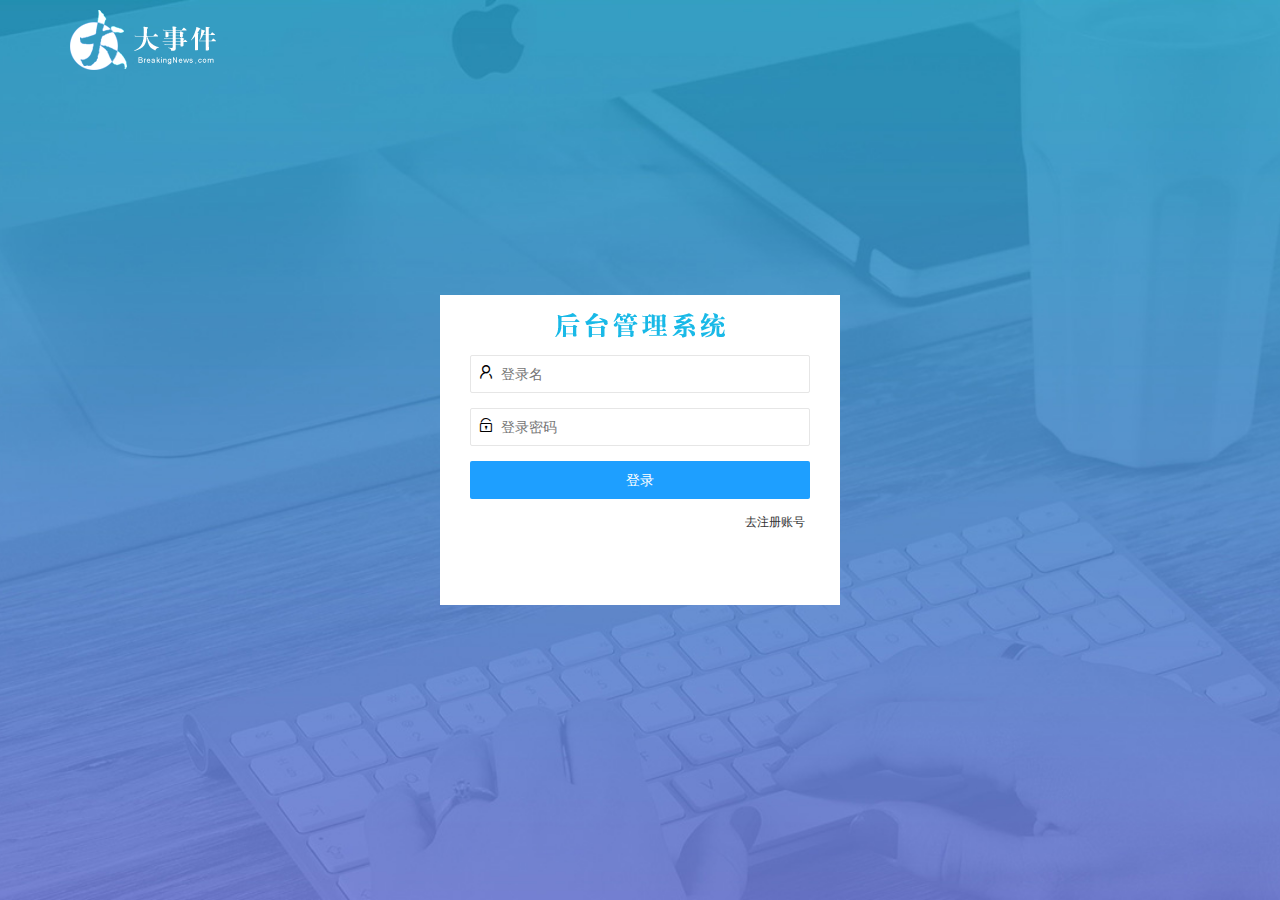
<file: login.html>
<!doctype html>
<html lang="en">
<head>
    <meta charset="UTF-8">
    <meta name="viewport"
          content="width=device-width, user-scalable=no, initial-scale=1.0, maximum-scale=1.0, minimum-scale=1.0">
    <meta http-equiv="X-UA-Compatible" content="ie=edge">
    <title>登录</title>
    <link rel="stylesheet" href="./assets/lib/layui/css/layui.css">
    <link rel="stylesheet" href="./assets/css/login.css">
</head>
<body>
<div class="layui-main">
    <img src="./assets/images/logo.png" alt="logo">
</div>
<div class="login">
    <div class="login-title"></div>
    <!--登录页面-->
    <div class="login-body">
        <form class="layui-form" id="loginForm">
            <!--用户名-->
            <div class="layui-form-item">
                <i class="layui-icon layui-icon-username"></i>
                <label>
                    <input type="text" name="username" required lay-verify="required" placeholder="登录名"
                           autocomplete="off" id="loginName" class="layui-input">
                </label>
            </div>
            <!--密码-->
            <div class="layui-form-item">
                <i class="layui-icon layui-icon-password"></i>
                <label>
                    <input type="password" name="pwd" required lay-verify="required|pwd" placeholder="登录密码"
                           autocomplete="off" id="loginPassword" class="layui-input">
                </label>
            </div>
            <div class="layui-form-item">
                <button class="layui-btn layui-btn-normal layui-btn-fluid" lay-submit>登录</button>
            </div>
            <div class="layui-form-item">
                <a href="javascript:;">去注册账号</a>
            </div>
        </form>
    </div>
    <!--注册页面-->
    <div class="reg-body">
        <form class="layui-form" id="regForm">
            <!--用户名-->
            <div class="layui-form-item">
                <i class="layui-icon layui-icon-username"></i>
                <label>
                    <input type="text" name="username" required lay-verify="required" placeholder="用户名"
                           autocomplete="off" id="username" class="layui-input">
                </label>
            </div>
            <!--密码-->
            <div class="layui-form-item">
                <i class="layui-icon layui-icon-password"></i>
                <label>
                    <input type="password" name="pwd" required lay-verify="required|pwd" placeholder="密码为8-16位的非特殊字符"
                           autocomplete="off" id="password" class="layui-input pwd">
                </label>
            </div>
            <div class="layui-form-item">
                <i class="layui-icon layui-icon-password"></i>
                <label>
                    <input type="password" name="repwd" required lay-verify="required|repwd" placeholder="确认密码"
                           autocomplete="off" class="layui-input">
                </label>
            </div>
            <div class="layui-form-item">
                <button class="layui-btn layui-btn-normal layui-btn-fluid" lay-submit>立即注册</button>
            </div>
            <div class="layui-form-item">
                <a href="javascript:;">已有账号,去登陆</a>
            </div>
        </form>
    </div>
</div>
<script src="./assets/lib/jquery.js"></script>
<script src="./assets/lib/layui/layui.all.js"></script>
<script src="./assets/js/BaseUrl.js"></script>
<script src="assets/js/login.js"></script>
</body>
</html>
</file>
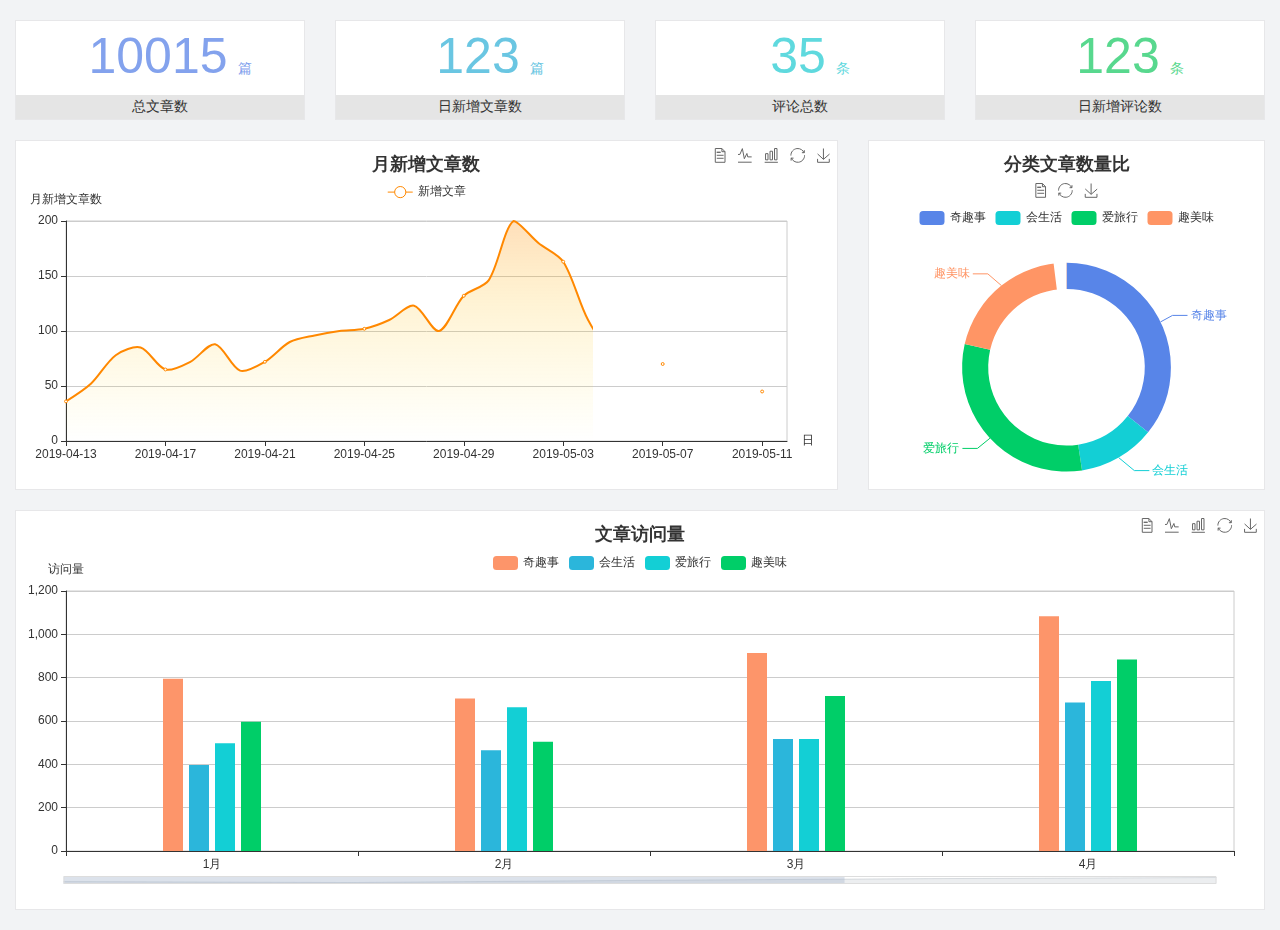
<file: home/dashboard.html>
<!DOCTYPE html>
<html lang="en">

<head>
  <meta charset="UTF-8">
  <meta name="viewport" content="width=device-width, initial-scale=1.0">
  <meta http-equiv="X-UA-Compatible" content="ie=edge">
  <title>图表统计</title>
  <link rel="stylesheet" href="../assets/lib/bootstrap.css" />
  <link rel="stylesheet" href="../assets/lib/main.css" />
  <script src="../assets/lib/jquery.js"></script>
  <script type="text/javascript" src="../assets/lib/echarts.min.js"></script>
</head>

<body>
  <div class="container-fluid">
    <div class="row spannel_list">
      <div class="col-sm-3 col-xs-6">
        <div class="spannel">
          <em>10015</em><span>篇</span>
          <b>总文章数</b>
        </div>
      </div>
      <div class="col-sm-3 col-xs-6">
        <div class="spannel scolor01">
          <em>123</em><span>篇</span>
          <b>日新增文章数</b>
        </div>
      </div>
      <div class="col-sm-3 col-xs-6">
        <div class="spannel scolor02">
          <em>35</em><span>条</span>
          <b>评论总数</b>
        </div>
      </div>
      <div class="col-sm-3 col-xs-6">
        <div class="spannel scolor03">
          <em>123</em><span>条</span>
          <b>日新增评论数</b>
        </div>
      </div>
    </div>
  </div>

  <div class="container-fluid">
    <div class="row curve-pie">
      <div class="col-lg-8 col-md-8">
        <div class="gragh_pannel" id="curve_show"></div>
      </div>
      <div class="col-lg-4 col-md-4">
        <div class="gragh_pannel" id="pie_show"></div>
      </div>
    </div>
  </div>

  <div class="container-fluid">
    <div class="column_pannel" id="column_show"></div>
  </div>

  <script>
    var oChart = echarts.init(document.getElementById('curve_show'));
    var aList_all = [
      { 'count': 36, 'date': '2019-04-13' },
      { 'count': 52, 'date': '2019-04-14' },
      { 'count': 78, 'date': '2019-04-15' },
      { 'count': 85, 'date': '2019-04-16' },
      { 'count': 65, 'date': '2019-04-17' },
      { 'count': 72, 'date': '2019-04-18' },
      { 'count': 88, 'date': '2019-04-19' },
      { 'count': 64, 'date': '2019-04-20' },
      { 'count': 72, 'date': '2019-04-21' },
      { 'count': 90, 'date': '2019-04-22' },
      { 'count': 96, 'date': '2019-04-23' },
      { 'count': 100, 'date': '2019-04-24' },
      { 'count': 102, 'date': '2019-04-25' },
      { 'count': 110, 'date': '2019-04-26' },
      { 'count': 123, 'date': '2019-04-27' },
      { 'count': 100, 'date': '2019-04-28' },
      { 'count': 132, 'date': '2019-04-29' },
      { 'count': 146, 'date': '2019-04-30' },
      { 'count': 200, 'date': '2019-05-01' },
      { 'count': 180, 'date': '2019-05-02' },
      { 'count': 163, 'date': '2019-05-03' },
      { 'count': 110, 'date': '2019-05-04' },
      { 'count': 80, 'date': '2019-05-05' },
      { 'count': 82, 'date': '2019-05-06' },
      { 'count': 70, 'date': '2019-05-07' },
      { 'count': 65, 'date': '2019-05-08' },
      { 'count': 54, 'date': '2019-05-09' },
      { 'count': 40, 'date': '2019-05-10' },
      { 'count': 45, 'date': '2019-05-11' },
      { 'count': 38, 'date': '2019-05-12' },
    ];

    let aCount = [];
    let aDate = [];

    for (var i = 0; i < aList_all.length; i++) {
      aCount.push(aList_all[i].count);
      aDate.push(aList_all[i].date);
    }

    var chartopt = {
      title: {
        text: '月新增文章数',
        left: 'center',
        top: '10'
      },
      tooltip: {
        trigger: 'axis'
      },
      legend: {
        data: ['新增文章'],
        top: '40'
      },
      toolbox: {
        show: true,
        feature: {
          mark: { show: true },
          dataView: { show: true, readOnly: false },
          magicType: { show: true, type: ['line', 'bar'] },
          restore: { show: true },
          saveAsImage: { show: true }
        }
      },
      calculable: true,
      xAxis: [
        {
          name: '日',
          type: 'category',
          boundaryGap: false,
          data: aDate
        }
      ],
      yAxis: [
        {
          name: '月新增文章数',
          type: 'value'
        }
      ],
      series: [
        {
          name: '新增文章',
          type: 'line',
          smooth: true,
          itemStyle: { normal: { areaStyle: { type: 'default' }, color: '#f80' }, lineStyle: { color: '#f80' } },
          data: aCount
        }],
      areaStyle: {
        normal: {
          color: new echarts.graphic.LinearGradient(0, 0, 0, 1, [{
            offset: 0,
            color: 'rgba(255,136,0,0.39)'
          }, {
            offset: .34,
            color: 'rgba(255,180,0,0.25)'
          }, {
            offset: 1,
            color: 'rgba(255,222,0,0.00)'
          }])

        }
      },
      grid: {
        show: true,
        x: 50,
        x2: 50,
        y: 80,
        height: 220
      }
    };

    oChart.setOption(chartopt);


    var oPie = echarts.init(document.getElementById('pie_show'));
    var oPieopt =
    {
      title: {
        top: 10,
        text: '分类文章数量比',
        x: 'center'
      },
      tooltip: {
        trigger: 'item',
        formatter: "{a} <br/>{b} : {c} ({d}%)"
      },
      color: ['#5885e8', '#13cfd5', '#00ce68', '#ff9565'],
      legend: {
        x: 'center',
        top: 65,
        data: ['奇趣事', '会生活', '爱旅行', '趣美味']
      },
      toolbox: {
        show: true,
        x: 'center',
        top: 35,
        feature: {
          mark: { show: true },
          dataView: { show: true, readOnly: false },
          magicType: {
            show: true,
            type: ['pie', 'funnel'],
            option: {
              funnel: {
                x: '25%',
                width: '50%',
                funnelAlign: 'left',
                max: 1548
              }
            }
          },
          restore: { show: true },
          saveAsImage: { show: true }
        }
      },
      calculable: true,
      series: [
        {
          name: '访问来源',
          type: 'pie',
          radius: ['45%', '60%'],
          center: ['50%', '65%'],
          data: [
            { value: 300, name: '奇趣事' },
            { value: 100, name: '会生活' },
            { value: 260, name: '爱旅行' },
            { value: 180, name: '趣美味' }
          ]
        }
      ]
    };
    oPie.setOption(oPieopt);



    var oColumn = this.echarts.init(document.getElementById('column_show'));
    var oColumnopt =
    {
      title: {
        text: '文章访问量',
        left: 'center',
        top: '10'
      },
      tooltip: {
        trigger: 'axis'
      },
      legend: {
        data: ['奇趣事', '会生活', '爱旅行', '趣美味'],
        top: '40'
      },
      toolbox: {
        show: true,
        feature: {
          mark: { show: true },
          dataView: { show: true, readOnly: false },
          magicType: { show: true, type: ['line', 'bar'] },
          restore: { show: true },
          saveAsImage: { show: true }
        }
      },
      calculable: true,
      xAxis: [
        {
          type: 'category',
          data: ['1月', '2月', '3月', '4月', '5月']
        }
      ],
      yAxis: [
        {
          name: '访问量',
          type: 'value'
        }
      ],
      series: [
        {
          name: '奇趣事',
          type: 'bar',
          barWidth: 20,
          itemStyle: {
            normal: { areaStyle: { type: 'default' }, color: '#fd956a' }
          },
          data: [800, 708, 920, 1090, 1200]
        },
        {
          name: '会生活',
          type: 'bar',
          barWidth: 20,
          itemStyle: {
            normal: { areaStyle: { type: 'default' }, color: '#2bb6db' }
          },
          data: [400, 468, 520, 690, 800]
        },
        {
          name: '爱旅行',
          type: 'bar',
          barWidth: 20,
          itemStyle: {
            normal: { areaStyle: { type: 'default' }, color: '#13cfd5' }
          },
          data: [500, 668, 520, 790, 900]
        },
        {
          name: '趣美味',
          type: 'bar',
          barWidth: 20,
          itemStyle: {
            normal: { areaStyle: { type: 'default' }, color: '#00ce68' }
          },
          data: [600, 508, 720, 890, 1000]
        }
      ],
      grid: {
        show: true,
        x: 50,
        x2: 30,
        y: 80,
        height: 260
      },
      dataZoom: [//给x轴设置滚动条
        {
          start: 0,//默认为0
          end: 100 - 1000 / 31,//默认为100
          type: 'slider',
          show: true,
          xAxisIndex: [0],
          handleSize: 0,//滑动条的 左右2个滑动条的大小
          height: 8,//组件高度
          left: 45, //左边的距离
          right: 50,//右边的距离
          bottom: 26,//右边的距离
          handleColor: '#ddd',//h滑动图标的颜色
          handleStyle: {
            borderColor: "#cacaca",
            borderWidth: "1",
            shadowBlur: 2,
            background: "#ddd",
            shadowColor: "#ddd",
          }
        }]
    };
    oColumn.setOption(oColumnopt);
  </script>
</body>

</html>
</file>
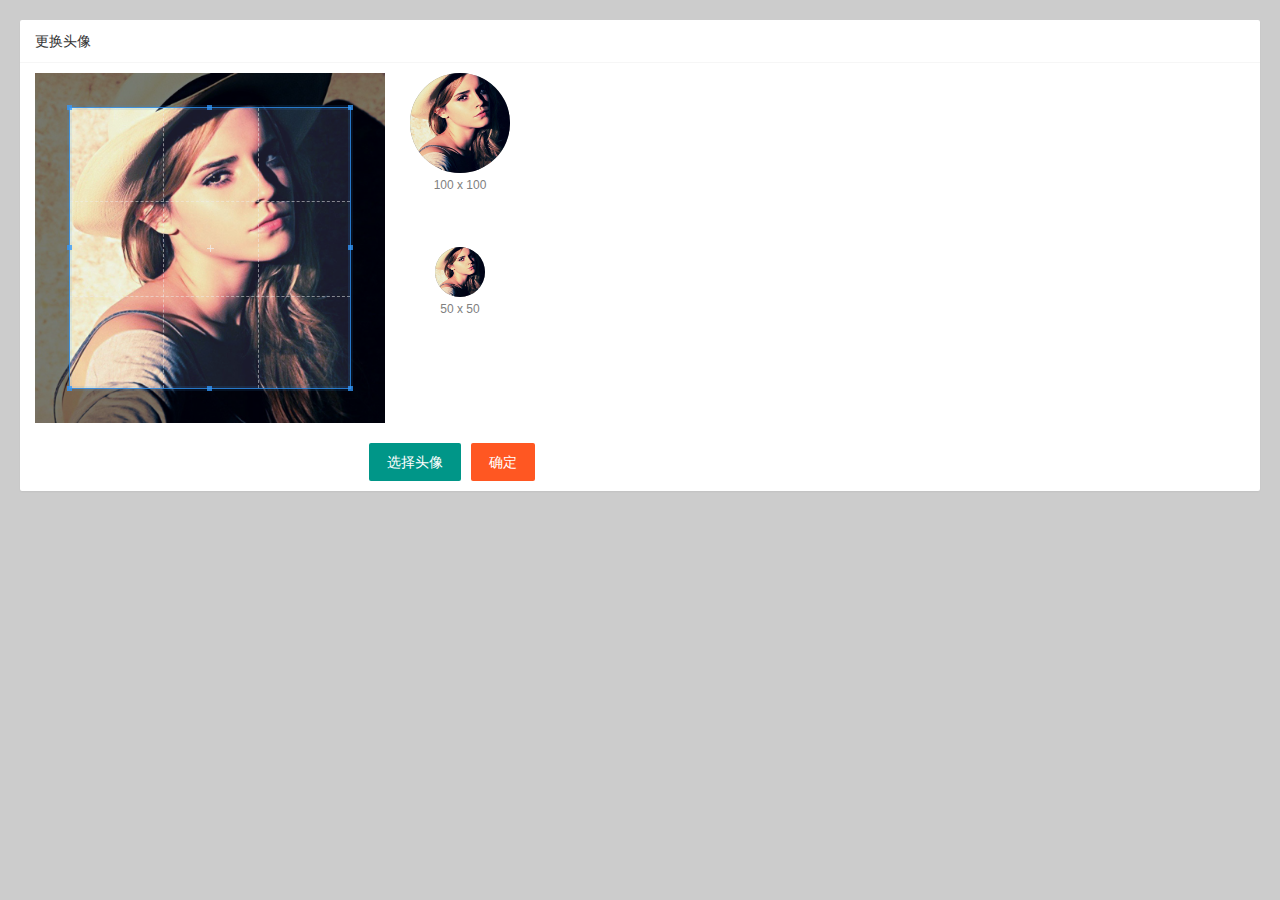
<file: user/user_avatar.html>
<!doctype html>
<html lang="en">
<head>
    <meta charset="UTF-8">
    <meta name="viewport"
          content="width=device-width, user-scalable=no, initial-scale=1.0, maximum-scale=1.0, minimum-scale=1.0">
    <meta http-equiv="X-UA-Compatible" content="ie=edge">
    <title>头像设置</title>
    <link rel="stylesheet" href="../assets/layui/css/layui.css">
    <link rel="stylesheet" href="../assets/lib/cropper/cropper.css">
    <link rel="stylesheet" href="../assets/css/user/user_avatar.css">
</head>
<body>
<div class="layui-card">
    <div class="layui-card-header">更换头像</div>
    <div class="layui-card-body">
        <!-- 第一行的图片裁剪和预览区域 -->
        <div class="row1">
            <!-- 图片裁剪区域 -->
            <div class="cropper-box">
                <!-- 这个 img 标签很重要，将来会把它初始化为裁剪区域 -->
                <img id="image" src=".././assets/images/sample.jpg"/>
            </div>
            <!-- 图片的预览区域 -->
            <div class="preview-box">
                <div>
                    <!-- 宽高为 100px 的预览区域 -->
                    <div class="img-preview w100"></div>
                    <p class="size">100 x 100</p>
                </div>
                <div>
                    <!-- 宽高为 50px 的预览区域 -->
                    <div class="img-preview w50"></div>
                    <p class="size">50 x 50</p>
                </div>
            </div>
        </div>

        <!-- 第二行的按钮区域 -->
        <div class="row2">
            <input type="file" class="file" name="pic" accept="image/*">
            <button type="button" class="layui-btn changeFile">选择头像</button>
            <button type="button" class="layui-btn layui-btn-danger uploadFile">确定</button>
        </div>
    </div>
</div>

<script src="../assets/lib/jquery.js"></script>
<script src="../assets/lib/cropper/Cropper.js"></script>
<script src="../assets/lib/cropper/jquery-cropper.js"></script>
<script src="../assets/layui/layui.all.js"></script>
<script src="../assets/js/BaseUrl.js"></script>
<script src="../assets/js/user/user_avatar.js"></script>
</body>
</html>
</file>
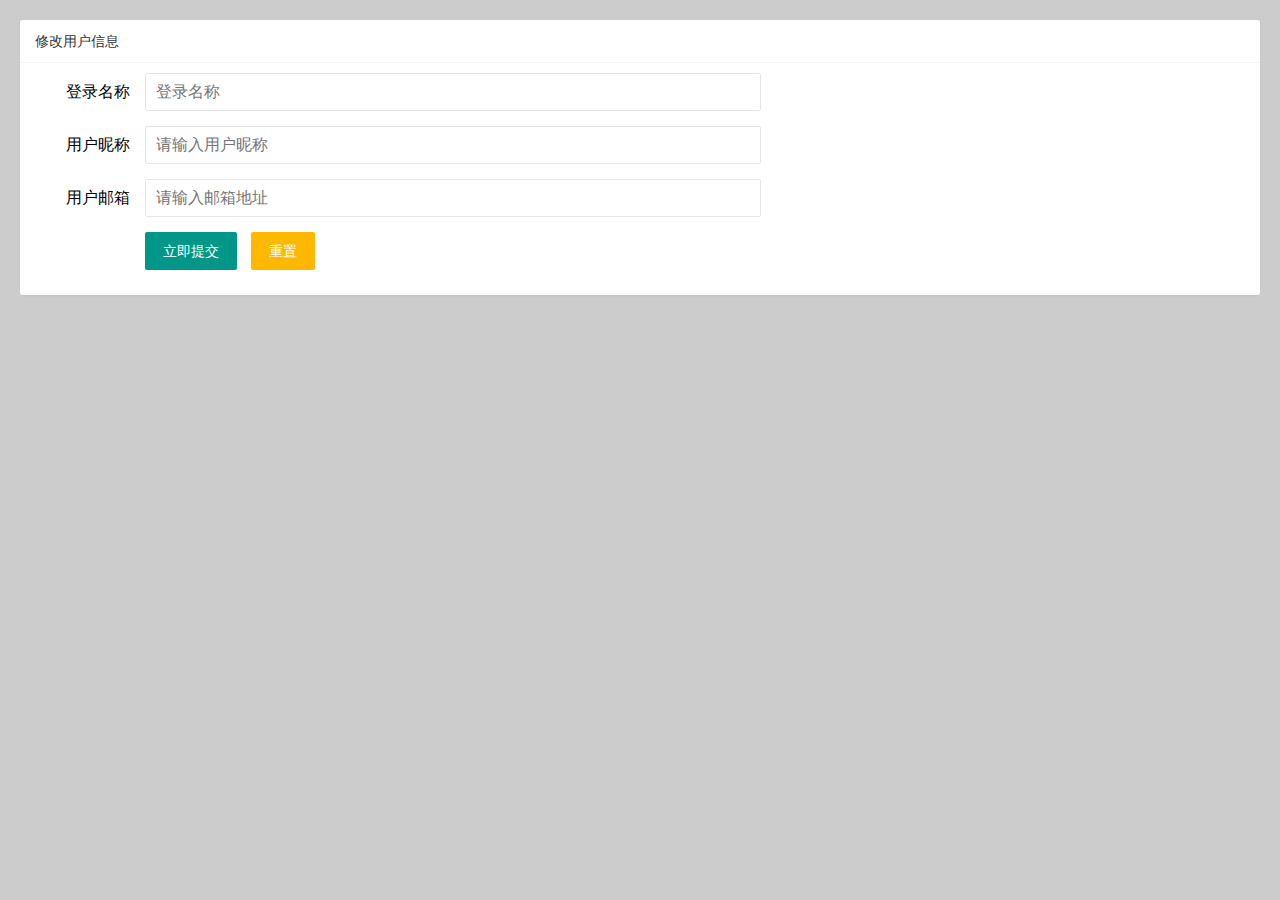
<file: user/user_info.html>
<!doctype html>
<html lang="en">
<head>
    <meta charset="UTF-8">
    <meta name="viewport"
          content="width=device-width, user-scalable=no, initial-scale=1.0, maximum-scale=1.0, minimum-scale=1.0">
    <meta http-equiv="X-UA-Compatible" content="ie=edge">
    <title>基本资料</title>
    <link rel="stylesheet" href="../assets/layui/css/layui.css">
    <link rel="stylesheet" href="../assets/css/user/user_info.css">
</head>
<body>
<div class="layui-card">
    <div class="layui-card-header">修改用户信息</div>
    <div class="layui-card-body">
        <form class="layui-form">
            <label>
                <input type="hidden" name="id">
            </label>
            <div class="layui-form-item">
                <label class="layui-form-label">登录名称</label>
                <div class="layui-input-block">
                    <label>
                        <input type="text" readonly name="username" required lay-verify="required" placeholder="登录名称"
                               autocomplete="off" class="layui-input">
                    </label>
                </div>
            </div>
            <div class="layui-form-item">
                <label class="layui-form-label">用户昵称</label>
                <div class="layui-input-block">
                    <label>
                        <input type="text" name="nickname" required lay-verify="required|nickname" placeholder="请输入用户昵称"
                               autocomplete="off" class="layui-input">
                    </label>
                </div>
            </div>
            <div class="layui-form-item">
                <label class="layui-form-label">用户邮箱</label>
                <div class="layui-input-block">
                    <label>
                        <input type="email" name="email" required lay-verify="required|email" placeholder="请输入邮箱地址"
                               autocomplete="off" class="layui-input">
                    </label>
                </div>
            </div>

            <div class="layui-form-item">
                <div class="layui-input-block">
                    <button class="layui-btn" lay-submit lay-filter="formDemo">立即提交</button>
                    <button type="reset" id="reset" class="layui-btn layui-btn-warm">重置</button>
                </div>
            </div>
        </form>
    </div>
</div>
<script src="../assets/layui/layui.all.js"></script>
<script src="../assets/lib/jquery.js"></script>
<script src="../assets/js/BaseUrl.js"></script>
<script src="../assets/js/user/user_info.js"></script>
</body>
</html>
</file>
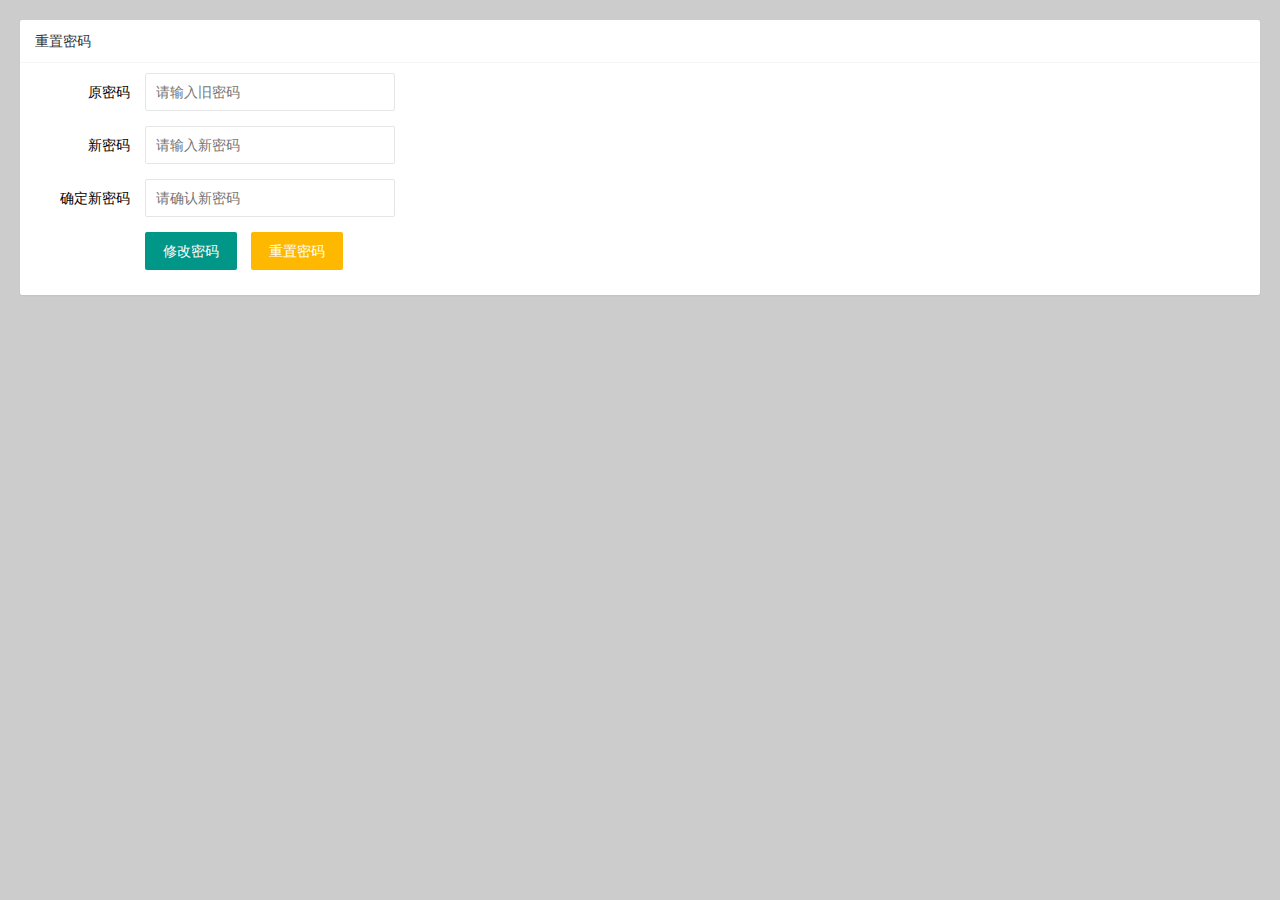
<file: user/user_reset.html>
<!doctype html>
<html lang="en">
<head>
    <meta charset="UTF-8">
    <meta name="viewport"
          content="width=device-width, user-scalable=no, initial-scale=1.0, maximum-scale=1.0, minimum-scale=1.0">
    <meta http-equiv="X-UA-Compatible" content="ie=edge">
    <title>密码重置</title>
    <link rel="stylesheet" href="../assets/layui/css/layui.css">
    <link rel="stylesheet" href="../assets/css/user/user_reset.css"
</head>
<body>
<div class="layui-card">
    <div class="layui-card-header">重置密码</div>
    <div class="layui-card-body">
        <form class="layui-form">
            <div class="layui-form-item">
                <label class="layui-form-label">原密码</label>
                <div class="layui-input-inline">
                    <input type="password" name="oldPwd" required lay-verify="required |resetPwd" placeholder="请输入旧密码"
                           autocomplete="off" class="layui-input">
                </div>
            </div>

            <div class="layui-form-item">
                <label class="layui-form-label">新密码</label>
                <div class="layui-input-inline">
                    <input type="password" name="newPwd" required lay-verify="required|resetPwd|samePwd"
                           placeholder="请输入新密码"
                           autocomplete="off" class="layui-input">
                </div>
            </div>
            <div class="layui-form-item">
                <label class="layui-form-label">确定新密码</label>
                <div class="layui-input-inline">
                    <input type="password" name="newPwd1" required lay-verify="required|resetPwd|againPwd"
                           placeholder="请确认新密码"
                           autocomplete="off" class="layui-input">
                </div>
            </div>
            <div class="layui-form-item">
                <div class="layui-input-block">
                    <button class="layui-btn" lay-submit lay-filter="formDemo">修改密码</button>
                    <button type="reset" class="layui-btn layui-btn-warm">重置密码</button>
                </div>
            </div>
        </form>
    </div>
</div>
<script src="../assets/lib/jquery.js"></script>
<script src="../assets/lib/layui/layui.all.js"></script>
<script src="../assets/js/BaseUrl.js"></script>
<script src="../assets/js/user/reset.js"></script>
</body>
</html>
</file>
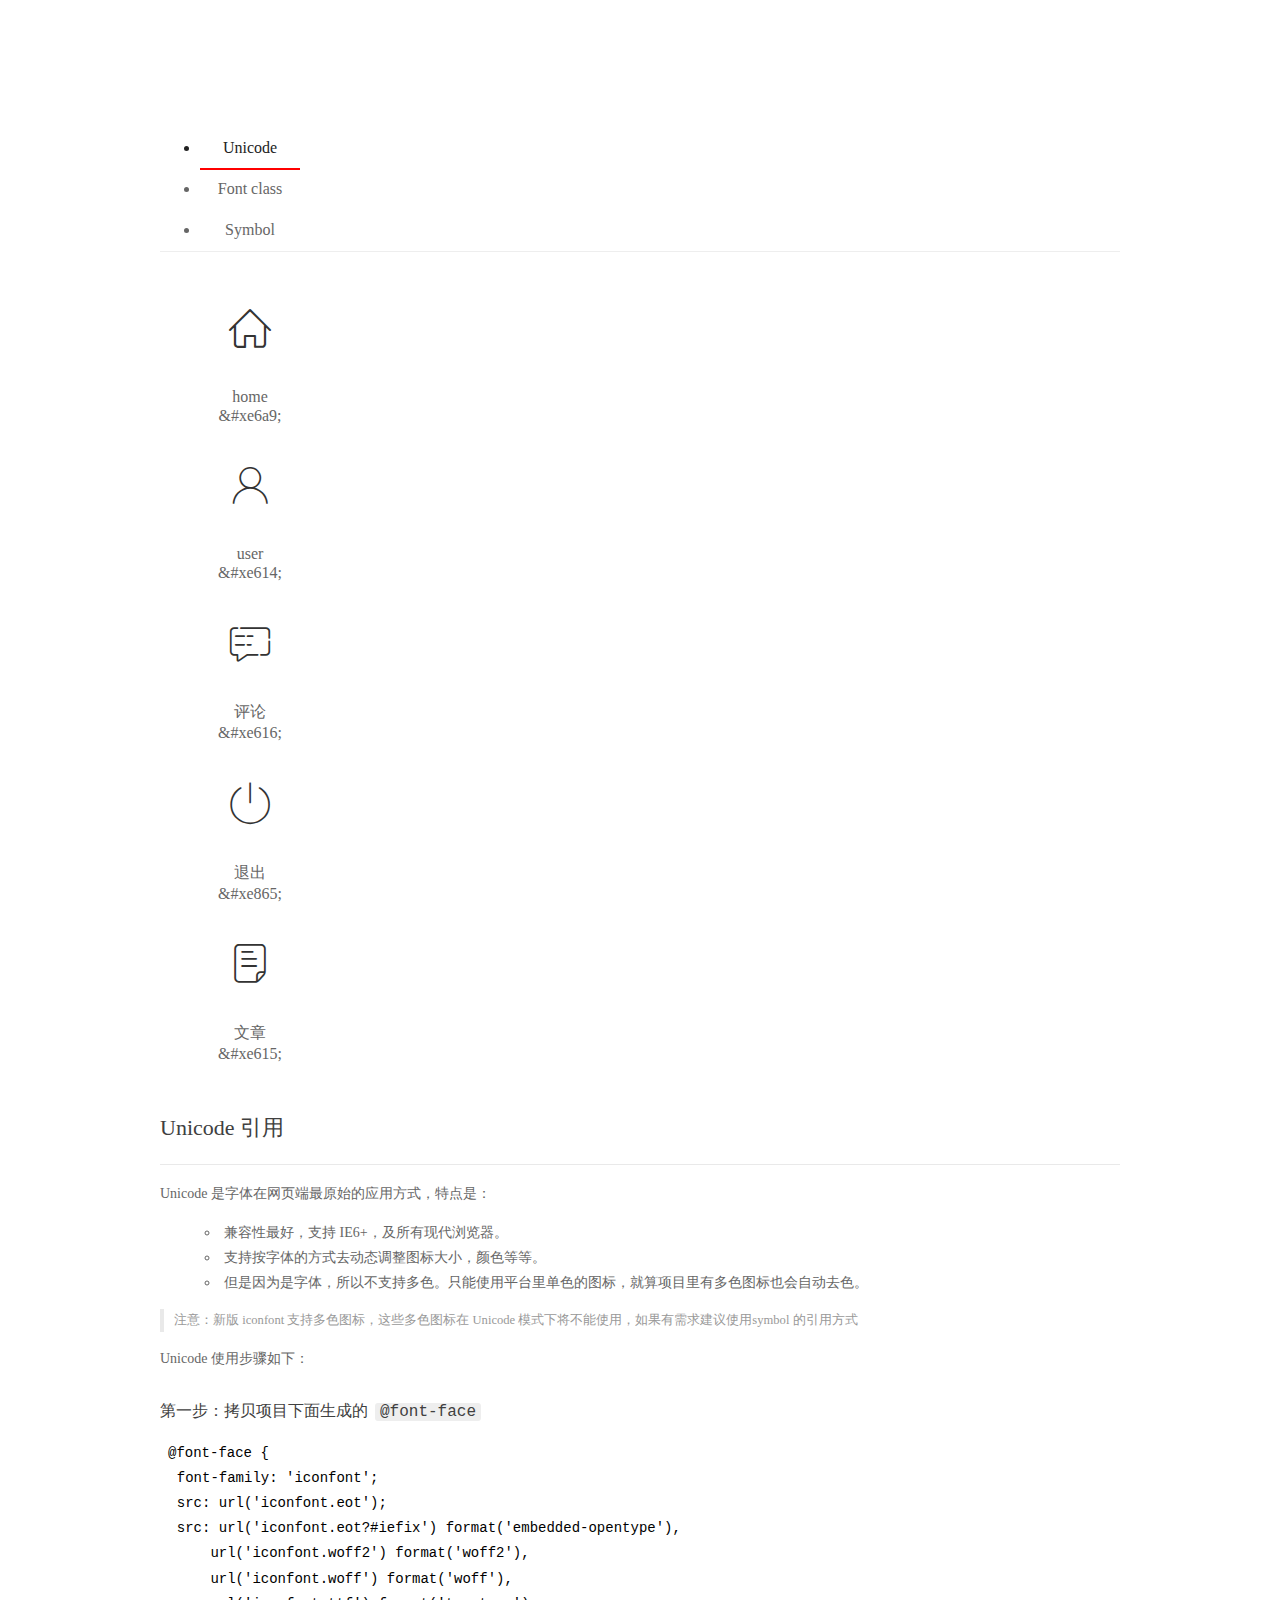
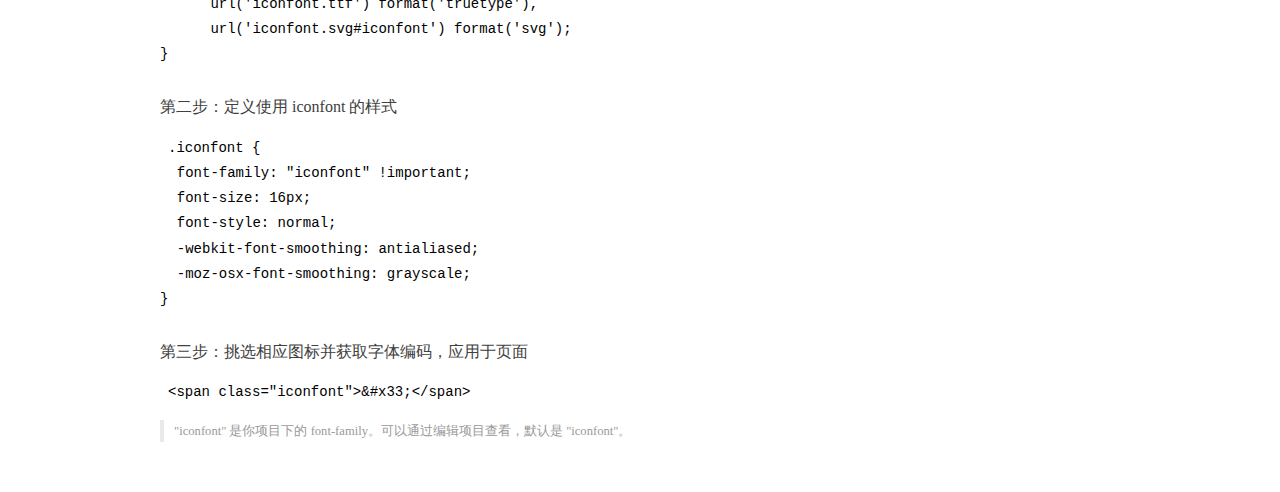
<file: assets/fonts/demo_index.html>
<!DOCTYPE html>
<html>
<head>
  <meta charset="utf-8"/>
  <title>IconFont Demo</title>
  <link rel="shortcut icon" href="https://gtms04.alicdn.com/tps/i4/TB1_oz6GVXXXXaFXpXXJDFnIXXX-64-64.ico" type="image/x-icon"/>
  <link rel="stylesheet" href="https://g.alicdn.com/thx/cube/1.3.2/cube.min.css">
  <link rel="stylesheet" href="demo.css">
  <link rel="stylesheet" href="iconfont.css">
  <script src="iconfont.js"></script>
  <!-- jQuery -->
  <script src="https://a1.alicdn.com/oss/uploads/2018/12/26/7bfddb60-08e8-11e9-9b04-53e73bb6408b.js"></script>
  <!-- 代码高亮 -->
  <script src="https://a1.alicdn.com/oss/uploads/2018/12/26/a3f714d0-08e6-11e9-8a15-ebf944d7534c.js"></script>
</head>
<body>
  <div class="main">
    <h1 class="logo"><a href="https://www.iconfont.cn/" title="iconfont 首页" target="_blank">&#xe86b;</a></h1>
    <div class="nav-tabs">
      <ul id="tabs" class="dib-box">
        <li class="dib active"><span>Unicode</span></li>
        <li class="dib"><span>Font class</span></li>
        <li class="dib"><span>Symbol</span></li>
      </ul>
      
    </div>
    <div class="tab-container">
      <div class="content unicode" style="display: block;">
          <ul class="icon_lists dib-box">
          
            <li class="dib">
              <span class="icon iconfont">&#xe6a9;</span>
                <div class="name">home</div>
                <div class="code-name">&amp;#xe6a9;</div>
              </li>
          
            <li class="dib">
              <span class="icon iconfont">&#xe614;</span>
                <div class="name">user</div>
                <div class="code-name">&amp;#xe614;</div>
              </li>
          
            <li class="dib">
              <span class="icon iconfont">&#xe616;</span>
                <div class="name">评论</div>
                <div class="code-name">&amp;#xe616;</div>
              </li>
          
            <li class="dib">
              <span class="icon iconfont">&#xe865;</span>
                <div class="name">退出</div>
                <div class="code-name">&amp;#xe865;</div>
              </li>
          
            <li class="dib">
              <span class="icon iconfont">&#xe615;</span>
                <div class="name">文章</div>
                <div class="code-name">&amp;#xe615;</div>
              </li>
          
          </ul>
          <div class="article markdown">
          <h2 id="unicode-">Unicode 引用</h2>
          <hr>

          <p>Unicode 是字体在网页端最原始的应用方式，特点是：</p>
          <ul>
            <li>兼容性最好，支持 IE6+，及所有现代浏览器。</li>
            <li>支持按字体的方式去动态调整图标大小，颜色等等。</li>
            <li>但是因为是字体，所以不支持多色。只能使用平台里单色的图标，就算项目里有多色图标也会自动去色。</li>
          </ul>
          <blockquote>
            <p>注意：新版 iconfont 支持多色图标，这些多色图标在 Unicode 模式下将不能使用，如果有需求建议使用symbol 的引用方式</p>
          </blockquote>
          <p>Unicode 使用步骤如下：</p>
          <h3 id="-font-face">第一步：拷贝项目下面生成的 <code>@font-face</code></h3>
<pre><code class="language-css"
>@font-face {
  font-family: 'iconfont';
  src: url('iconfont.eot');
  src: url('iconfont.eot?#iefix') format('embedded-opentype'),
      url('iconfont.woff2') format('woff2'),
      url('iconfont.woff') format('woff'),
      url('iconfont.ttf') format('truetype'),
      url('iconfont.svg#iconfont') format('svg');
}
</code></pre>
          <h3 id="-iconfont-">第二步：定义使用 iconfont 的样式</h3>
<pre><code class="language-css"
>.iconfont {
  font-family: "iconfont" !important;
  font-size: 16px;
  font-style: normal;
  -webkit-font-smoothing: antialiased;
  -moz-osx-font-smoothing: grayscale;
}
</code></pre>
          <h3 id="-">第三步：挑选相应图标并获取字体编码，应用于页面</h3>
<pre>
<code class="language-html"
>&lt;span class="iconfont"&gt;&amp;#x33;&lt;/span&gt;
</code></pre>
          <blockquote>
            <p>"iconfont" 是你项目下的 font-family。可以通过编辑项目查看，默认是 "iconfont"。</p>
          </blockquote>
          </div>
      </div>
      <div class="content font-class">
        <ul class="icon_lists dib-box">
          
          <li class="dib">
            <span class="icon iconfont icon-home"></span>
            <div class="name">
              home
            </div>
            <div class="code-name">.icon-home
            </div>
          </li>
          
          <li class="dib">
            <span class="icon iconfont icon-user"></span>
            <div class="name">
              user
            </div>
            <div class="code-name">.icon-user
            </div>
          </li>
          
          <li class="dib">
            <span class="icon iconfont icon-pinglun"></span>
            <div class="name">
              评论
            </div>
            <div class="code-name">.icon-pinglun
            </div>
          </li>
          
          <li class="dib">
            <span class="icon iconfont icon-tuichu"></span>
            <div class="name">
              退出
            </div>
            <div class="code-name">.icon-tuichu
            </div>
          </li>
          
          <li class="dib">
            <span class="icon iconfont icon-16"></span>
            <div class="name">
              文章
            </div>
            <div class="code-name">.icon-16
            </div>
          </li>
          
        </ul>
        <div class="article markdown">
        <h2 id="font-class-">font-class 引用</h2>
        <hr>

        <p>font-class 是 Unicode 使用方式的一种变种，主要是解决 Unicode 书写不直观，语意不明确的问题。</p>
        <p>与 Unicode 使用方式相比，具有如下特点：</p>
        <ul>
          <li>兼容性良好，支持 IE8+，及所有现代浏览器。</li>
          <li>相比于 Unicode 语意明确，书写更直观。可以很容易分辨这个 icon 是什么。</li>
          <li>因为使用 class 来定义图标，所以当要替换图标时，只需要修改 class 里面的 Unicode 引用。</li>
          <li>不过因为本质上还是使用的字体，所以多色图标还是不支持的。</li>
        </ul>
        <p>使用步骤如下：</p>
        <h3 id="-fontclass-">第一步：引入项目下面生成的 fontclass 代码：</h3>
<pre><code class="language-html">&lt;link rel="stylesheet" href="./iconfont.css"&gt;
</code></pre>
        <h3 id="-">第二步：挑选相应图标并获取类名，应用于页面：</h3>
<pre><code class="language-html">&lt;span class="iconfont icon-xxx"&gt;&lt;/span&gt;
</code></pre>
        <blockquote>
          <p>"
            iconfont" 是你项目下的 font-family。可以通过编辑项目查看，默认是 "iconfont"。</p>
        </blockquote>
      </div>
      </div>
      <div class="content symbol">
          <ul class="icon_lists dib-box">
          
            <li class="dib">
                <svg class="icon svg-icon" aria-hidden="true">
                  <use xlink:href="#icon-home"></use>
                </svg>
                <div class="name">home</div>
                <div class="code-name">#icon-home</div>
            </li>
          
            <li class="dib">
                <svg class="icon svg-icon" aria-hidden="true">
                  <use xlink:href="#icon-user"></use>
                </svg>
                <div class="name">user</div>
                <div class="code-name">#icon-user</div>
            </li>
          
            <li class="dib">
                <svg class="icon svg-icon" aria-hidden="true">
                  <use xlink:href="#icon-pinglun"></use>
                </svg>
                <div class="name">评论</div>
                <div class="code-name">#icon-pinglun</div>
            </li>
          
            <li class="dib">
                <svg class="icon svg-icon" aria-hidden="true">
                  <use xlink:href="#icon-tuichu"></use>
                </svg>
                <div class="name">退出</div>
                <div class="code-name">#icon-tuichu</div>
            </li>
          
            <li class="dib">
                <svg class="icon svg-icon" aria-hidden="true">
                  <use xlink:href="#icon-16"></use>
                </svg>
                <div class="name">文章</div>
                <div class="code-name">#icon-16</div>
            </li>
          
          </ul>
          <div class="article markdown">
          <h2 id="symbol-">Symbol 引用</h2>
          <hr>

          <p>这是一种全新的使用方式，应该说这才是未来的主流，也是平台目前推荐的用法。相关介绍可以参考这篇<a href="">文章</a>
            这种用法其实是做了一个 SVG 的集合，与另外两种相比具有如下特点：</p>
          <ul>
            <li>支持多色图标了，不再受单色限制。</li>
            <li>通过一些技巧，支持像字体那样，通过 <code>font-size</code>, <code>color</code> 来调整样式。</li>
            <li>兼容性较差，支持 IE9+，及现代浏览器。</li>
            <li>浏览器渲染 SVG 的性能一般，还不如 png。</li>
          </ul>
          <p>使用步骤如下：</p>
          <h3 id="-symbol-">第一步：引入项目下面生成的 symbol 代码：</h3>
<pre><code class="language-html">&lt;script src="./iconfont.js"&gt;&lt;/script&gt;
</code></pre>
          <h3 id="-css-">第二步：加入通用 CSS 代码（引入一次就行）：</h3>
<pre><code class="language-html">&lt;style&gt;
.icon {
  width: 1em;
  height: 1em;
  vertical-align: -0.15em;
  fill: currentColor;
  overflow: hidden;
}
&lt;/style&gt;
</code></pre>
          <h3 id="-">第三步：挑选相应图标并获取类名，应用于页面：</h3>
<pre><code class="language-html">&lt;svg class="icon" aria-hidden="true"&gt;
  &lt;use xlink:href="#icon-xxx"&gt;&lt;/use&gt;
&lt;/svg&gt;
</code></pre>
          </div>
      </div>

    </div>
  </div>
  <script>
  $(document).ready(function () {
      $('.tab-container .content:first').show()

      $('#tabs li').click(function (e) {
        var tabContent = $('.tab-container .content')
        var index = $(this).index()

        if ($(this).hasClass('active')) {
          return
        } else {
          $('#tabs li').removeClass('active')
          $(this).addClass('active')

          tabContent.hide().eq(index).fadeIn()
        }
      })
    })
  </script>
</body>
</html>
</file>
<file: assets/lib/layui/css/layui.css>
/** layui-v2.5.5 MIT License By https://www.layui.com */
 .layui-inline,img{display:inline-block;vertical-align:middle}h1,h2,h3,h4,h5,h6{font-weight:400}.layui-edge,.layui-header,.layui-inline,.layui-main{position:relative}.layui-body,.layui-edge,.layui-elip{overflow:hidden}.layui-btn,.layui-edge,.layui-inline,img{vertical-align:middle}.layui-btn,.layui-disabled,.layui-icon,.layui-unselect{-moz-user-select:none;-webkit-user-select:none;-ms-user-select:none}.layui-elip,.layui-form-checkbox span,.layui-form-pane .layui-form-label{text-overflow:ellipsis;white-space:nowrap}.layui-breadcrumb,.layui-tree-btnGroup{visibility:hidden}blockquote,body,button,dd,div,dl,dt,form,h1,h2,h3,h4,h5,h6,input,li,ol,p,pre,td,textarea,th,ul{margin:0;padding:0;-webkit-tap-highlight-color:rgba(0,0,0,0)}a:active,a:hover{outline:0}img{border:none}li{list-style:none}table{border-collapse:collapse;border-spacing:0}h4,h5,h6{font-size:100%}button,input,optgroup,option,select,textarea{font-family:inherit;font-size:inherit;font-style:inherit;font-weight:inherit;outline:0}pre{white-space:pre-wrap;white-space:-moz-pre-wrap;white-space:-pre-wrap;white-space:-o-pre-wrap;word-wrap:break-word}body{line-height:24px;font:14px Helvetica Neue,Helvetica,PingFang SC,Tahoma,Arial,sans-serif}hr{height:1px;margin:10px 0;border:0;clear:both}a{color:#333;text-decoration:none}a:hover{color:#777}a cite{font-style:normal;*cursor:pointer}.layui-border-box,.layui-border-box *{box-sizing:border-box}.layui-box,.layui-box *{box-sizing:content-box}.layui-clear{clear:both;*zoom:1}.layui-clear:after{content:'\20';clear:both;*zoom:1;display:block;height:0}.layui-inline{*display:inline;*zoom:1}.layui-edge{display:inline-block;width:0;height:0;border-width:6px;border-style:dashed;border-color:transparent}.layui-edge-top{top:-4px;border-bottom-color:#999;border-bottom-style:solid}.layui-edge-right{border-left-color:#999;border-left-style:solid}.layui-edge-bottom{top:2px;border-top-color:#999;border-top-style:solid}.layui-edge-left{border-right-color:#999;border-right-style:solid}.layui-disabled,.layui-disabled:hover{color:#d2d2d2!important;cursor:not-allowed!important}.layui-circle{border-radius:100%}.layui-show{display:block!important}.layui-hide{display:none!important}@font-face{font-family:layui-icon;src:url(../font/iconfont.eot?v=250);src:url(../font/iconfont.eot?v=250#iefix) format('embedded-opentype'),url(../font/iconfont.woff2?v=250) format('woff2'),url(../font/iconfont.woff?v=250) format('woff'),url(../font/iconfont.ttf?v=250) format('truetype'),url(../font/iconfont.svg?v=250#layui-icon) format('svg')}.layui-icon{font-family:layui-icon!important;font-size:16px;font-style:normal;-webkit-font-smoothing:antialiased;-moz-osx-font-smoothing:grayscale}.layui-icon-reply-fill:before{content:"\e611"}.layui-icon-set-fill:before{content:"\e614"}.layui-icon-menu-fill:before{content:"\e60f"}.layui-icon-search:before{content:"\e615"}.layui-icon-share:before{content:"\e641"}.layui-icon-set-sm:before{content:"\e620"}.layui-icon-engine:before{content:"\e628"}.layui-icon-close:before{content:"\1006"}.layui-icon-close-fill:before{content:"\1007"}.layui-icon-chart-screen:before{content:"\e629"}.layui-icon-star:before{content:"\e600"}.layui-icon-circle-dot:before{content:"\e617"}.layui-icon-chat:before{content:"\e606"}.layui-icon-release:before{content:"\e609"}.layui-icon-list:before{content:"\e60a"}.layui-icon-chart:before{content:"\e62c"}.layui-icon-ok-circle:before{content:"\1005"}.layui-icon-layim-theme:before{content:"\e61b"}.layui-icon-table:before{content:"\e62d"}.layui-icon-right:before{content:"\e602"}.layui-icon-left:before{content:"\e603"}.layui-icon-cart-simple:before{content:"\e698"}.layui-icon-face-cry:before{content:"\e69c"}.layui-icon-face-smile:before{content:"\e6af"}.layui-icon-survey:before{content:"\e6b2"}.layui-icon-tree:before{content:"\e62e"}.layui-icon-upload-circle:before{content:"\e62f"}.layui-icon-add-circle:before{content:"\e61f"}.layui-icon-download-circle:before{content:"\e601"}.layui-icon-templeate-1:before{content:"\e630"}.layui-icon-util:before{content:"\e631"}.layui-icon-face-surprised:before{content:"\e664"}.layui-icon-edit:before{content:"\e642"}.layui-icon-speaker:before{content:"\e645"}.layui-icon-down:before{content:"\e61a"}.layui-icon-file:before{content:"\e621"}.layui-icon-layouts:before{content:"\e632"}.layui-icon-rate-half:before{content:"\e6c9"}.layui-icon-add-circle-fine:before{content:"\e608"}.layui-icon-prev-circle:before{content:"\e633"}.layui-icon-read:before{content:"\e705"}.layui-icon-404:before{content:"\e61c"}.layui-icon-carousel:before{content:"\e634"}.layui-icon-help:before{content:"\e607"}.layui-icon-code-circle:before{content:"\e635"}.layui-icon-water:before{content:"\e636"}.layui-icon-username:before{content:"\e66f"}.layui-icon-find-fill:before{content:"\e670"}.layui-icon-about:before{content:"\e60b"}.layui-icon-location:before{content:"\e715"}.layui-icon-up:before{content:"\e619"}.layui-icon-pause:before{content:"\e651"}.layui-icon-date:before{content:"\e637"}.layui-icon-layim-uploadfile:before{content:"\e61d"}.layui-icon-delete:before{content:"\e640"}.layui-icon-play:before{content:"\e652"}.layui-icon-top:before{content:"\e604"}.layui-icon-friends:before{content:"\e612"}.layui-icon-refresh-3:before{content:"\e9aa"}.layui-icon-ok:before{content:"\e605"}.layui-icon-layer:before{content:"\e638"}.layui-icon-face-smile-fine:before{content:"\e60c"}.layui-icon-dollar:before{content:"\e659"}.layui-icon-group:before{content:"\e613"}.layui-icon-layim-download:before{content:"\e61e"}.layui-icon-picture-fine:before{content:"\e60d"}.layui-icon-link:before{content:"\e64c"}.layui-icon-diamond:before{content:"\e735"}.layui-icon-log:before{content:"\e60e"}.layui-icon-rate-solid:before{content:"\e67a"}.layui-icon-fonts-del:before{content:"\e64f"}.layui-icon-unlink:before{content:"\e64d"}.layui-icon-fonts-clear:before{content:"\e639"}.layui-icon-triangle-r:before{content:"\e623"}.layui-icon-circle:before{content:"\e63f"}.layui-icon-radio:before{content:"\e643"}.layui-icon-align-center:before{content:"\e647"}.layui-icon-align-right:before{content:"\e648"}.layui-icon-align-left:before{content:"\e649"}.layui-icon-loading-1:before{content:"\e63e"}.layui-icon-return:before{content:"\e65c"}.layui-icon-fonts-strong:before{content:"\e62b"}.layui-icon-upload:before{content:"\e67c"}.layui-icon-dialogue:before{content:"\e63a"}.layui-icon-video:before{content:"\e6ed"}.layui-icon-headset:before{content:"\e6fc"}.layui-icon-cellphone-fine:before{content:"\e63b"}.layui-icon-add-1:before{content:"\e654"}.layui-icon-face-smile-b:before{content:"\e650"}.layui-icon-fonts-html:before{content:"\e64b"}.layui-icon-form:before{content:"\e63c"}.layui-icon-cart:before{content:"\e657"}.layui-icon-camera-fill:before{content:"\e65d"}.layui-icon-tabs:before{content:"\e62a"}.layui-icon-fonts-code:before{content:"\e64e"}.layui-icon-fire:before{content:"\e756"}.layui-icon-set:before{content:"\e716"}.layui-icon-fonts-u:before{content:"\e646"}.layui-icon-triangle-d:before{content:"\e625"}.layui-icon-tips:before{content:"\e702"}.layui-icon-picture:before{content:"\e64a"}.layui-icon-more-vertical:before{content:"\e671"}.layui-icon-flag:before{content:"\e66c"}.layui-icon-loading:before{content:"\e63d"}.layui-icon-fonts-i:before{content:"\e644"}.layui-icon-refresh-1:before{content:"\e666"}.layui-icon-rmb:before{content:"\e65e"}.layui-icon-home:before{content:"\e68e"}.layui-icon-user:before{content:"\e770"}.layui-icon-notice:before{content:"\e667"}.layui-icon-login-weibo:before{content:"\e675"}.layui-icon-voice:before{content:"\e688"}.layui-icon-upload-drag:before{content:"\e681"}.layui-icon-login-qq:before{content:"\e676"}.layui-icon-snowflake:before{content:"\e6b1"}.layui-icon-file-b:before{content:"\e655"}.layui-icon-template:before{content:"\e663"}.layui-icon-auz:before{content:"\e672"}.layui-icon-console:before{content:"\e665"}.layui-icon-app:before{content:"\e653"}.layui-icon-prev:before{content:"\e65a"}.layui-icon-website:before{content:"\e7ae"}.layui-icon-next:before{content:"\e65b"}.layui-icon-component:before{content:"\e857"}.layui-icon-more:before{content:"\e65f"}.layui-icon-login-wechat:before{content:"\e677"}.layui-icon-shrink-right:before{content:"\e668"}.layui-icon-spread-left:before{content:"\e66b"}.layui-icon-camera:before{content:"\e660"}.layui-icon-note:before{content:"\e66e"}.layui-icon-refresh:before{content:"\e669"}.layui-icon-female:before{content:"\e661"}.layui-icon-male:before{content:"\e662"}.layui-icon-password:before{content:"\e673"}.layui-icon-senior:before{content:"\e674"}.layui-icon-theme:before{content:"\e66a"}.layui-icon-tread:before{content:"\e6c5"}.layui-icon-praise:before{content:"\e6c6"}.layui-icon-star-fill:before{content:"\e658"}.layui-icon-rate:before{content:"\e67b"}.layui-icon-template-1:before{content:"\e656"}.layui-icon-vercode:before{content:"\e679"}.layui-icon-cellphone:before{content:"\e678"}.layui-icon-screen-full:before{content:"\e622"}.layui-icon-screen-restore:before{content:"\e758"}.layui-icon-cols:before{content:"\e610"}.layui-icon-export:before{content:"\e67d"}.layui-icon-print:before{content:"\e66d"}.layui-icon-slider:before{content:"\e714"}.layui-icon-addition:before{content:"\e624"}.layui-icon-subtraction:before{content:"\e67e"}.layui-icon-service:before{content:"\e626"}.layui-icon-transfer:before{content:"\e691"}.layui-main{width:1140px;margin:0 auto}.layui-header{z-index:1000;height:60px}.layui-header a:hover{transition:all .5s;-webkit-transition:all .5s}.layui-side{position:fixed;left:0;top:0;bottom:0;z-index:999;width:200px;overflow-x:hidden}.layui-side-scroll{position:relative;width:220px;height:100%;overflow-x:hidden}.layui-body{position:absolute;left:200px;right:0;top:0;bottom:0;z-index:998;width:auto;overflow-y:auto;box-sizing:border-box}.layui-layout-body{overflow:hidden}.layui-layout-admin .layui-header{background-color:#23262E}.layui-layout-admin .layui-side{top:60px;width:200px;overflow-x:hidden}.layui-layout-admin .layui-body{position:fixed;top:60px;bottom:44px}.layui-layout-admin .layui-main{width:auto;margin:0 15px}.layui-layout-admin .layui-footer{position:fixed;left:200px;right:0;bottom:0;height:44px;line-height:44px;padding:0 15px;background-color:#eee}.layui-layout-admin .layui-logo{position:absolute;left:0;top:0;width:200px;height:100%;line-height:60px;text-align:center;color:#009688;font-size:16px}.layui-layout-admin .layui-header .layui-nav{background:0 0}.layui-layout-left{position:absolute!important;left:200px;top:0}.layui-layout-right{position:absolute!important;right:0;top:0}.layui-container{position:relative;margin:0 auto;padding:0 15px;box-sizing:border-box}.layui-fluid{position:relative;margin:0 auto;padding:0 15px}.layui-row:after,.layui-row:before{content:'';display:block;clear:both}.layui-col-lg1,.layui-col-lg10,.layui-col-lg11,.layui-col-lg12,.layui-col-lg2,.layui-col-lg3,.layui-col-lg4,.layui-col-lg5,.layui-col-lg6,.layui-col-lg7,.layui-col-lg8,.layui-col-lg9,.layui-col-md1,.layui-col-md10,.layui-col-md11,.layui-col-md12,.layui-col-md2,.layui-col-md3,.layui-col-md4,.layui-col-md5,.layui-col-md6,.layui-col-md7,.layui-col-md8,.layui-col-md9,.layui-col-sm1,.layui-col-sm10,.layui-col-sm11,.layui-col-sm12,.layui-col-sm2,.layui-col-sm3,.layui-col-sm4,.layui-col-sm5,.layui-col-sm6,.layui-col-sm7,.layui-col-sm8,.layui-col-sm9,.layui-col-xs1,.layui-col-xs10,.layui-col-xs11,.layui-col-xs12,.layui-col-xs2,.layui-col-xs3,.layui-col-xs4,.layui-col-xs5,.layui-col-xs6,.layui-col-xs7,.layui-col-xs8,.layui-col-xs9{position:relative;display:block;box-sizing:border-box}.layui-col-xs1,.layui-col-xs10,.layui-col-xs11,.layui-col-xs12,.layui-col-xs2,.layui-col-xs3,.layui-col-xs4,.layui-col-xs5,.layui-col-xs6,.layui-col-xs7,.layui-col-xs8,.layui-col-xs9{float:left}.layui-col-xs1{width:8.33333333%}.layui-col-xs2{width:16.66666667%}.layui-col-xs3{width:25%}.layui-col-xs4{width:33.33333333%}.layui-col-xs5{width:41.66666667%}.layui-col-xs6{width:50%}.layui-col-xs7{width:58.33333333%}.layui-col-xs8{width:66.66666667%}.layui-col-xs9{width:75%}.layui-col-xs10{width:83.33333333%}.layui-col-xs11{width:91.66666667%}.layui-col-xs12{width:100%}.layui-col-xs-offset1{margin-left:8.33333333%}.layui-col-xs-offset2{margin-left:16.66666667%}.layui-col-xs-offset3{margin-left:25%}.layui-col-xs-offset4{margin-left:33.33333333%}.layui-col-xs-offset5{margin-left:41.66666667%}.layui-col-xs-offset6{margin-left:50%}.layui-col-xs-offset7{margin-left:58.33333333%}.layui-col-xs-offset8{margin-left:66.66666667%}.layui-col-xs-offset9{margin-left:75%}.layui-col-xs-offset10{margin-left:83.33333333%}.layui-col-xs-offset11{margin-left:91.66666667%}.layui-col-xs-offset12{margin-left:100%}@media screen and (max-width:768px){.layui-hide-xs{display:none!important}.layui-show-xs-block{display:block!important}.layui-show-xs-inline{display:inline!important}.layui-show-xs-inline-block{display:inline-block!important}}@media screen and (min-width:768px){.layui-container{width:750px}.layui-hide-sm{display:none!important}.layui-show-sm-block{display:block!important}.layui-show-sm-inline{display:inline!important}.layui-show-sm-inline-block{display:inline-block!important}.layui-col-sm1,.layui-col-sm10,.layui-col-sm11,.layui-col-sm12,.layui-col-sm2,.layui-col-sm3,.layui-col-sm4,.layui-col-sm5,.layui-col-sm6,.layui-col-sm7,.layui-col-sm8,.layui-col-sm9{float:left}.layui-col-sm1{width:8.33333333%}.layui-col-sm2{width:16.66666667%}.layui-col-sm3{width:25%}.layui-col-sm4{width:33.33333333%}.layui-col-sm5{width:41.66666667%}.layui-col-sm6{width:50%}.layui-col-sm7{width:58.33333333%}.layui-col-sm8{width:66.66666667%}.layui-col-sm9{width:75%}.layui-col-sm10{width:83.33333333%}.layui-col-sm11{width:91.66666667%}.layui-col-sm12{width:100%}.layui-col-sm-offset1{margin-left:8.33333333%}.layui-col-sm-offset2{margin-left:16.66666667%}.layui-col-sm-offset3{margin-left:25%}.layui-col-sm-offset4{margin-left:33.33333333%}.layui-col-sm-offset5{margin-left:41.66666667%}.layui-col-sm-offset6{margin-left:50%}.layui-col-sm-offset7{margin-left:58.33333333%}.layui-col-sm-offset8{margin-left:66.66666667%}.layui-col-sm-offset9{margin-left:75%}.layui-col-sm-offset10{margin-left:83.33333333%}.layui-col-sm-offset11{margin-left:91.66666667%}.layui-col-sm-offset12{margin-left:100%}}@media screen and (min-width:992px){.layui-container{width:970px}.layui-hide-md{display:none!important}.layui-show-md-block{display:block!important}.layui-show-md-inline{display:inline!important}.layui-show-md-inline-block{display:inline-block!important}.layui-col-md1,.layui-col-md10,.layui-col-md11,.layui-col-md12,.layui-col-md2,.layui-col-md3,.layui-col-md4,.layui-col-md5,.layui-col-md6,.layui-col-md7,.layui-col-md8,.layui-col-md9{float:left}.layui-col-md1{width:8.33333333%}.layui-col-md2{width:16.66666667%}.layui-col-md3{width:25%}.layui-col-md4{width:33.33333333%}.layui-col-md5{width:41.66666667%}.layui-col-md6{width:50%}.layui-col-md7{width:58.33333333%}.layui-col-md8{width:66.66666667%}.layui-col-md9{width:75%}.layui-col-md10{width:83.33333333%}.layui-col-md11{width:91.66666667%}.layui-col-md12{width:100%}.layui-col-md-offset1{margin-left:8.33333333%}.layui-col-md-offset2{margin-left:16.66666667%}.layui-col-md-offset3{margin-left:25%}.layui-col-md-offset4{margin-left:33.33333333%}.layui-col-md-offset5{margin-left:41.66666667%}.layui-col-md-offset6{margin-left:50%}.layui-col-md-offset7{margin-left:58.33333333%}.layui-col-md-offset8{margin-left:66.66666667%}.layui-col-md-offset9{margin-left:75%}.layui-col-md-offset10{margin-left:83.33333333%}.layui-col-md-offset11{margin-left:91.66666667%}.layui-col-md-offset12{margin-left:100%}}@media screen and (min-width:1200px){.layui-container{width:1170px}.layui-hide-lg{display:none!important}.layui-show-lg-block{display:block!important}.layui-show-lg-inline{display:inline!important}.layui-show-lg-inline-block{display:inline-block!important}.layui-col-lg1,.layui-col-lg10,.layui-col-lg11,.layui-col-lg12,.layui-col-lg2,.layui-col-lg3,.layui-col-lg4,.layui-col-lg5,.layui-col-lg6,.layui-col-lg7,.layui-col-lg8,.layui-col-lg9{float:left}.layui-col-lg1{width:8.33333333%}.layui-col-lg2{width:16.66666667%}.layui-col-lg3{width:25%}.layui-col-lg4{width:33.33333333%}.layui-col-lg5{width:41.66666667%}.layui-col-lg6{width:50%}.layui-col-lg7{width:58.33333333%}.layui-col-lg8{width:66.66666667%}.layui-col-lg9{width:75%}.layui-col-lg10{width:83.33333333%}.layui-col-lg11{width:91.66666667%}.layui-col-lg12{width:100%}.layui-col-lg-offset1{margin-left:8.33333333%}.layui-col-lg-offset2{margin-left:16.66666667%}.layui-col-lg-offset3{margin-left:25%}.layui-col-lg-offset4{margin-left:33.33333333%}.layui-col-lg-offset5{margin-left:41.66666667%}.layui-col-lg-offset6{margin-left:50%}.layui-col-lg-offset7{margin-left:58.33333333%}.layui-col-lg-offset8{margin-left:66.66666667%}.layui-col-lg-offset9{margin-left:75%}.layui-col-lg-offset10{margin-left:83.33333333%}.layui-col-lg-offset11{margin-left:91.66666667%}.layui-col-lg-offset12{margin-left:100%}}.layui-col-space1{margin:-.5px}.layui-col-space1>*{padding:.5px}.layui-col-space3{margin:-1.5px}.layui-col-space3>*{padding:1.5px}.layui-col-space5{margin:-2.5px}.layui-col-space5>*{padding:2.5px}.layui-col-space8{margin:-3.5px}.layui-col-space8>*{padding:3.5px}.layui-col-space10{margin:-5px}.layui-col-space10>*{padding:5px}.layui-col-space12{margin:-6px}.layui-col-space12>*{padding:6px}.layui-col-space15{margin:-7.5px}.layui-col-space15>*{padding:7.5px}.layui-col-space18{margin:-9px}.layui-col-space18>*{padding:9px}.layui-col-space20{margin:-10px}.layui-col-space20>*{padding:10px}.layui-col-space22{margin:-11px}.layui-col-space22>*{padding:11px}.layui-col-space25{margin:-12.5px}.layui-col-space25>*{padding:12.5px}.layui-col-space30{margin:-15px}.layui-col-space30>*{padding:15px}.layui-btn,.layui-input,.layui-select,.layui-textarea,.layui-upload-button{outline:0;-webkit-appearance:none;transition:all .3s;-webkit-transition:all .3s;box-sizing:border-box}.layui-elem-quote{margin-bottom:10px;padding:15px;line-height:22px;border-left:5px solid #009688;border-radius:0 2px 2px 0;background-color:#f2f2f2}.layui-quote-nm{border-style:solid;border-width:1px 1px 1px 5px;background:0 0}.layui-elem-field{margin-bottom:10px;padding:0;border-width:1px;border-style:solid}.layui-elem-field legend{margin-left:20px;padding:0 10px;font-size:20px;font-weight:300}.layui-field-title{margin:10px 0 20px;border-width:1px 0 0}.layui-field-box{padding:10px 15px}.layui-field-title .layui-field-box{padding:10px 0}.layui-progress{position:relative;height:6px;border-radius:20px;background-color:#e2e2e2}.layui-progress-bar{position:absolute;left:0;top:0;width:0;max-width:100%;height:6px;border-radius:20px;text-align:right;background-color:#5FB878;transition:all .3s;-webkit-transition:all .3s}.layui-progress-big,.layui-progress-big .layui-progress-bar{height:18px;line-height:18px}.layui-progress-text{position:relative;top:-20px;line-height:18px;font-size:12px;color:#666}.layui-progress-big .layui-progress-text{position:static;padding:0 10px;color:#fff}.layui-collapse{border-width:1px;border-style:solid;border-radius:2px}.layui-colla-content,.layui-colla-item{border-top-width:1px;border-top-style:solid}.layui-colla-item:first-child{border-top:none}.layui-colla-title{position:relative;height:42px;line-height:42px;padding:0 15px 0 35px;color:#333;background-color:#f2f2f2;cursor:pointer;font-size:14px;overflow:hidden}.layui-colla-content{display:none;padding:10px 15px;line-height:22px;color:#666}.layui-colla-icon{position:absolute;left:15px;top:0;font-size:14px}.layui-card{margin-bottom:15px;border-radius:2px;background-color:#fff;box-shadow:0 1px 2px 0 rgba(0,0,0,.05)}.layui-card:last-child{margin-bottom:0}.layui-card-header{position:relative;height:42px;line-height:42px;padding:0 15px;border-bottom:1px solid #f6f6f6;color:#333;border-radius:2px 2px 0 0;font-size:14px}.layui-bg-black,.layui-bg-blue,.layui-bg-cyan,.layui-bg-green,.layui-bg-orange,.layui-bg-red{color:#fff!important}.layui-card-body{position:relative;padding:10px 15px;line-height:24px}.layui-card-body[pad15]{padding:15px}.layui-card-body[pad20]{padding:20px}.layui-card-body .layui-table{margin:5px 0}.layui-card .layui-tab{margin:0}.layui-panel-window{position:relative;padding:15px;border-radius:0;border-top:5px solid #E6E6E6;background-color:#fff}.layui-auxiliar-moving{position:fixed;left:0;right:0;top:0;bottom:0;width:100%;height:100%;background:0 0;z-index:9999999999}.layui-form-label,.layui-form-mid,.layui-form-select,.layui-input-block,.layui-input-inline,.layui-textarea{position:relative}.layui-bg-red{background-color:#FF5722!important}.layui-bg-orange{background-color:#FFB800!important}.layui-bg-green{background-color:#009688!important}.layui-bg-cyan{background-color:#2F4056!important}.layui-bg-blue{background-color:#1E9FFF!important}.layui-bg-black{background-color:#393D49!important}.layui-bg-gray{background-color:#eee!important;color:#666!important}.layui-badge-rim,.layui-colla-content,.layui-colla-item,.layui-collapse,.layui-elem-field,.layui-form-pane .layui-form-item[pane],.layui-form-pane .layui-form-label,.layui-input,.layui-layedit,.layui-layedit-tool,.layui-quote-nm,.layui-select,.layui-tab-bar,.layui-tab-card,.layui-tab-title,.layui-tab-title .layui-this:after,.layui-textarea{border-color:#e6e6e6}.layui-timeline-item:before,hr{background-color:#e6e6e6}.layui-text{line-height:22px;font-size:14px;color:#666}.layui-text h1,.layui-text h2,.layui-text h3{font-weight:500;color:#333}.layui-text h1{font-size:30px}.layui-text h2{font-size:24px}.layui-text h3{font-size:18px}.layui-text a:not(.layui-btn){color:#01AAED}.layui-text a:not(.layui-btn):hover{text-decoration:underline}.layui-text ul{padding:5px 0 5px 15px}.layui-text ul li{margin-top:5px;list-style-type:disc}.layui-text em,.layui-word-aux{color:#999!important;padding:0 5px!important}.layui-btn{display:inline-block;height:38px;line-height:38px;padding:0 18px;background-color:#009688;color:#fff;white-space:nowrap;text-align:center;font-size:14px;border:none;border-radius:2px;cursor:pointer}.layui-btn:hover{opacity:.8;filter:alpha(opacity=80);color:#fff}.layui-btn:active{opacity:1;filter:alpha(opacity=100)}.layui-btn+.layui-btn{margin-left:10px}.layui-btn-container{font-size:0}.layui-btn-container .layui-btn{margin-right:10px;margin-bottom:10px}.layui-btn-container .layui-btn+.layui-btn{margin-left:0}.layui-table .layui-btn-container .layui-btn{margin-bottom:9px}.layui-btn-radius{border-radius:100px}.layui-btn .layui-icon{margin-right:3px;font-size:18px;vertical-align:bottom;vertical-align:middle\9}.layui-btn-primary{border:1px solid #C9C9C9;background-color:#fff;color:#555}.layui-btn-primary:hover{border-color:#009688;color:#333}.layui-btn-normal{background-color:#1E9FFF}.layui-btn-warm{background-color:#FFB800}.layui-btn-danger{background-color:#FF5722}.layui-btn-checked{background-color:#5FB878}.layui-btn-disabled,.layui-btn-disabled:active,.layui-btn-disabled:hover{border:1px solid #e6e6e6;background-color:#FBFBFB;color:#C9C9C9;cursor:not-allowed;opacity:1}.layui-btn-lg{height:44px;line-height:44px;padding:0 25px;font-size:16px}.layui-btn-sm{height:30px;line-height:30px;padding:0 10px;font-size:12px}.layui-btn-sm i{font-size:16px!important}.layui-btn-xs{height:22px;line-height:22px;padding:0 5px;font-size:12px}.layui-btn-xs i{font-size:14px!important}.layui-btn-group{display:inline-block;vertical-align:middle;font-size:0}.layui-btn-group .layui-btn{margin-left:0!important;margin-right:0!important;border-left:1px solid rgba(255,255,255,.5);border-radius:0}.layui-btn-group .layui-btn-primary{border-left:none}.layui-btn-group .layui-btn-primary:hover{border-color:#C9C9C9;color:#009688}.layui-btn-group .layui-btn:first-child{border-left:none;border-radius:2px 0 0 2px}.layui-btn-group .layui-btn-primary:first-child{border-left:1px solid #c9c9c9}.layui-btn-group .layui-btn:last-child{border-radius:0 2px 2px 0}.layui-btn-group .layui-btn+.layui-btn{margin-left:0}.layui-btn-group+.layui-btn-group{margin-left:10px}.layui-btn-fluid{width:100%}.layui-input,.layui-select,.layui-textarea{height:38px;line-height:1.3;line-height:38px\9;border-width:1px;border-style:solid;background-color:#fff;border-radius:2px}.layui-input::-webkit-input-placeholder,.layui-select::-webkit-input-placeholder,.layui-textarea::-webkit-input-placeholder{line-height:1.3}.layui-input,.layui-textarea{display:block;width:100%;padding-left:10px}.layui-input:hover,.layui-textarea:hover{border-color:#D2D2D2!important}.layui-input:focus,.layui-textarea:focus{border-color:#C9C9C9!important}.layui-textarea{min-height:100px;height:auto;line-height:20px;padding:6px 10px;resize:vertical}.layui-select{padding:0 10px}.layui-form input[type=checkbox],.layui-form input[type=radio],.layui-form select{display:none}.layui-form [lay-ignore]{display:initial}.layui-form-item{margin-bottom:15px;clear:both;*zoom:1}.layui-form-item:after{content:'\20';clear:both;*zoom:1;display:block;height:0}.layui-form-label{float:left;display:block;padding:9px 15px;width:80px;font-weight:400;line-height:20px;text-align:right}.layui-form-label-col{display:block;float:none;padding:9px 0;line-height:20px;text-align:left}.layui-form-item .layui-inline{margin-bottom:5px;margin-right:10px}.layui-input-block{margin-left:110px;min-height:36px}.layui-input-inline{display:inline-block;vertical-align:middle}.layui-form-item .layui-input-inline{float:left;width:190px;margin-right:10px}.layui-form-text .layui-input-inline{width:auto}.layui-form-mid{float:left;display:block;padding:9px 0!important;line-height:20px;margin-right:10px}.layui-form-danger+.layui-form-select .layui-input,.layui-form-danger:focus{border-color:#FF5722!important}.layui-form-select .layui-input{padding-right:30px;cursor:pointer}.layui-form-select .layui-edge{position:absolute;right:10px;top:50%;margin-top:-3px;cursor:pointer;border-width:6px;border-top-color:#c2c2c2;border-top-style:solid;transition:all .3s;-webkit-transition:all .3s}.layui-form-select dl{display:none;position:absolute;left:0;top:42px;padding:5px 0;z-index:899;min-width:100%;border:1px solid #d2d2d2;max-height:300px;overflow-y:auto;background-color:#fff;border-radius:2px;box-shadow:0 2px 4px rgba(0,0,0,.12);box-sizing:border-box}.layui-form-select dl dd,.layui-form-select dl dt{padding:0 10px;line-height:36px;white-space:nowrap;overflow:hidden;text-overflow:ellipsis}.layui-form-select dl dt{font-size:12px;color:#999}.layui-form-select dl dd{cursor:pointer}.layui-form-select dl dd:hover{background-color:#f2f2f2;-webkit-transition:.5s all;transition:.5s all}.layui-form-select .layui-select-group dd{padding-left:20px}.layui-form-select dl dd.layui-select-tips{padding-left:10px!important;color:#999}.layui-form-select dl dd.layui-this{background-color:#5FB878;color:#fff}.layui-form-checkbox,.layui-form-select dl dd.layui-disabled{background-color:#fff}.layui-form-selected dl{display:block}.layui-form-checkbox,.layui-form-checkbox *,.layui-form-switch{display:inline-block;vertical-align:middle}.layui-form-selected .layui-edge{margin-top:-9px;-webkit-transform:rotate(180deg);transform:rotate(180deg);margin-top:-3px\9}:root .layui-form-selected .layui-edge{margin-top:-9px\0/IE9}.layui-form-selectup dl{top:auto;bottom:42px}.layui-select-none{margin:5px 0;text-align:center;color:#999}.layui-select-disabled .layui-disabled{border-color:#eee!important}.layui-select-disabled .layui-edge{border-top-color:#d2d2d2}.layui-form-checkbox{position:relative;height:30px;line-height:30px;margin-right:10px;padding-right:30px;cursor:pointer;font-size:0;-webkit-transition:.1s linear;transition:.1s linear;box-sizing:border-box}.layui-form-checkbox span{padding:0 10px;height:100%;font-size:14px;border-radius:2px 0 0 2px;background-color:#d2d2d2;color:#fff;overflow:hidden}.layui-form-checkbox:hover span{background-color:#c2c2c2}.layui-form-checkbox i{position:absolute;right:0;top:0;width:30px;height:28px;border:1px solid #d2d2d2;border-left:none;border-radius:0 2px 2px 0;color:#fff;font-size:20px;text-align:center}.layui-form-checkbox:hover i{border-color:#c2c2c2;color:#c2c2c2}.layui-form-checked,.layui-form-checked:hover{border-color:#5FB878}.layui-form-checked span,.layui-form-checked:hover span{background-color:#5FB878}.layui-form-checked i,.layui-form-checked:hover i{color:#5FB878}.layui-form-item .layui-form-checkbox{margin-top:4px}.layui-form-checkbox[lay-skin=primary]{height:auto!important;line-height:normal!important;min-width:18px;min-height:18px;border:none!important;margin-right:0;padding-left:28px;padding-right:0;background:0 0}.layui-form-checkbox[lay-skin=primary] span{padding-left:0;padding-right:15px;line-height:18px;background:0 0;color:#666}.layui-form-checkbox[lay-skin=primary] i{right:auto;left:0;width:16px;height:16px;line-height:16px;border:1px solid #d2d2d2;font-size:12px;border-radius:2px;background-color:#fff;-webkit-transition:.1s linear;transition:.1s linear}.layui-form-checkbox[lay-skin=primary]:hover i{border-color:#5FB878;color:#fff}.layui-form-checked[lay-skin=primary] i{border-color:#5FB878!important;background-color:#5FB878;color:#fff}.layui-checkbox-disbaled[lay-skin=primary] span{background:0 0!important;color:#c2c2c2}.layui-checkbox-disbaled[lay-skin=primary]:hover i{border-color:#d2d2d2}.layui-form-item .layui-form-checkbox[lay-skin=primary]{margin-top:10px}.layui-form-switch{position:relative;height:22px;line-height:22px;min-width:35px;padding:0 5px;margin-top:8px;border:1px solid #d2d2d2;border-radius:20px;cursor:pointer;background-color:#fff;-webkit-transition:.1s linear;transition:.1s linear}.layui-form-switch i{position:absolute;left:5px;top:3px;width:16px;height:16px;border-radius:20px;background-color:#d2d2d2;-webkit-transition:.1s linear;transition:.1s linear}.layui-form-switch em{position:relative;top:0;width:25px;margin-left:21px;padding:0!important;text-align:center!important;color:#999!important;font-style:normal!important;font-size:12px}.layui-form-onswitch{border-color:#5FB878;background-color:#5FB878}.layui-checkbox-disbaled,.layui-checkbox-disbaled i{border-color:#e2e2e2!important}.layui-form-onswitch i{left:100%;margin-left:-21px;background-color:#fff}.layui-form-onswitch em{margin-left:5px;margin-right:21px;color:#fff!important}.layui-checkbox-disbaled span{background-color:#e2e2e2!important}.layui-checkbox-disbaled:hover i{color:#fff!important}[lay-radio]{display:none}.layui-form-radio,.layui-form-radio *{display:inline-block;vertical-align:middle}.layui-form-radio{line-height:28px;margin:6px 10px 0 0;padding-right:10px;cursor:pointer;font-size:0}.layui-form-radio *{font-size:14px}.layui-form-radio>i{margin-right:8px;font-size:22px;color:#c2c2c2}.layui-form-radio>i:hover,.layui-form-radioed>i{color:#5FB878}.layui-radio-disbaled>i{color:#e2e2e2!important}.layui-form-pane .layui-form-label{width:110px;padding:8px 15px;height:38px;line-height:20px;border-width:1px;border-style:solid;border-radius:2px 0 0 2px;text-align:center;background-color:#FBFBFB;overflow:hidden;box-sizing:border-box}.layui-form-pane .layui-input-inline{margin-left:-1px}.layui-form-pane .layui-input-block{margin-left:110px;left:-1px}.layui-form-pane .layui-input{border-radius:0 2px 2px 0}.layui-form-pane .layui-form-text .layui-form-label{float:none;width:100%;border-radius:2px;box-sizing:border-box;text-align:left}.layui-form-pane .layui-form-text .layui-input-inline{display:block;margin:0;top:-1px;clear:both}.layui-form-pane .layui-form-text .layui-input-block{margin:0;left:0;top:-1px}.layui-form-pane .layui-form-text .layui-textarea{min-height:100px;border-radius:0 0 2px 2px}.layui-form-pane .layui-form-checkbox{margin:4px 0 4px 10px}.layui-form-pane .layui-form-radio,.layui-form-pane .layui-form-switch{margin-top:6px;margin-left:10px}.layui-form-pane .layui-form-item[pane]{position:relative;border-width:1px;border-style:solid}.layui-form-pane .layui-form-item[pane] .layui-form-label{position:absolute;left:0;top:0;height:100%;border-width:0 1px 0 0}.layui-form-pane .layui-form-item[pane] .layui-input-inline{margin-left:110px}@media screen and (max-width:450px){.layui-form-item .layui-form-label{text-overflow:ellipsis;overflow:hidden;white-space:nowrap}.layui-form-item .layui-inline{display:block;margin-right:0;margin-bottom:20px;clear:both}.layui-form-item .layui-inline:after{content:'\20';clear:both;display:block;height:0}.layui-form-item .layui-input-inline{display:block;float:none;left:-3px;width:auto;margin:0 0 10px 112px}.layui-form-item .layui-input-inline+.layui-form-mid{margin-left:110px;top:-5px;padding:0}.layui-form-item .layui-form-checkbox{margin-right:5px;margin-bottom:5px}}.layui-layedit{border-width:1px;border-style:solid;border-radius:2px}.layui-layedit-tool{padding:3px 5px;border-bottom-width:1px;border-bottom-style:solid;font-size:0}.layedit-tool-fixed{position:fixed;top:0;border-top:1px solid #e2e2e2}.layui-layedit-tool .layedit-tool-mid,.layui-layedit-tool .layui-icon{display:inline-block;vertical-align:middle;text-align:center;font-size:14px}.layui-layedit-tool .layui-icon{position:relative;width:32px;height:30px;line-height:30px;margin:3px 5px;color:#777;cursor:pointer;border-radius:2px}.layui-layedit-tool .layui-icon:hover{color:#393D49}.layui-layedit-tool .layui-icon:active{color:#000}.layui-layedit-tool .layedit-tool-active{background-color:#e2e2e2;color:#000}.layui-layedit-tool .layui-disabled,.layui-layedit-tool .layui-disabled:hover{color:#d2d2d2;cursor:not-allowed}.layui-layedit-tool .layedit-tool-mid{width:1px;height:18px;margin:0 10px;background-color:#d2d2d2}.layedit-tool-html{width:50px!important;font-size:30px!important}.layedit-tool-b,.layedit-tool-code,.layedit-tool-help{font-size:16px!important}.layedit-tool-d,.layedit-tool-face,.layedit-tool-image,.layedit-tool-unlink{font-size:18px!important}.layedit-tool-image input{position:absolute;font-size:0;left:0;top:0;width:100%;height:100%;opacity:.01;filter:Alpha(opacity=1);cursor:pointer}.layui-layedit-iframe iframe{display:block;width:100%}#LAY_layedit_code{overflow:hidden}.layui-laypage{display:inline-block;*display:inline;*zoom:1;vertical-align:middle;margin:10px 0;font-size:0}.layui-laypage>a:first-child,.layui-laypage>a:first-child em{border-radius:2px 0 0 2px}.layui-laypage>a:last-child,.layui-laypage>a:last-child em{border-radius:0 2px 2px 0}.layui-laypage>:first-child{margin-left:0!important}.layui-laypage>:last-child{margin-right:0!important}.layui-laypage a,.layui-laypage button,.layui-laypage input,.layui-laypage select,.layui-laypage span{border:1px solid #e2e2e2}.layui-laypage a,.layui-laypage span{display:inline-block;*display:inline;*zoom:1;vertical-align:middle;padding:0 15px;height:28px;line-height:28px;margin:0 -1px 5px 0;background-color:#fff;color:#333;font-size:12px}.layui-flow-more a *,.layui-laypage input,.layui-table-view select[lay-ignore]{display:inline-block}.layui-laypage a:hover{color:#009688}.layui-laypage em{font-style:normal}.layui-laypage .layui-laypage-spr{color:#999;font-weight:700}.layui-laypage a{text-decoration:none}.layui-laypage .layui-laypage-curr{position:relative}.layui-laypage .layui-laypage-curr em{position:relative;color:#fff}.layui-laypage .layui-laypage-curr .layui-laypage-em{position:absolute;left:-1px;top:-1px;padding:1px;width:100%;height:100%;background-color:#009688}.layui-laypage-em{border-radius:2px}.layui-laypage-next em,.layui-laypage-prev em{font-family:Sim sun;font-size:16px}.layui-laypage .layui-laypage-count,.layui-laypage .layui-laypage-limits,.layui-laypage .layui-laypage-refresh,.layui-laypage .layui-laypage-skip{margin-left:10px;margin-right:10px;padding:0;border:none}.layui-laypage .layui-laypage-limits,.layui-laypage .layui-laypage-refresh{vertical-align:top}.layui-laypage .layui-laypage-refresh i{font-size:18px;cursor:pointer}.layui-laypage select{height:22px;padding:3px;border-radius:2px;cursor:pointer}.layui-laypage .layui-laypage-skip{height:30px;line-height:30px;color:#999}.layui-laypage button,.layui-laypage input{height:30px;line-height:30px;border-radius:2px;vertical-align:top;background-color:#fff;box-sizing:border-box}.layui-laypage input{width:40px;margin:0 10px;padding:0 3px;text-align:center}.layui-laypage input:focus,.layui-laypage select:focus{border-color:#009688!important}.layui-laypage button{margin-left:10px;padding:0 10px;cursor:pointer}.layui-table,.layui-table-view{margin:10px 0}.layui-flow-more{margin:10px 0;text-align:center;color:#999;font-size:14px}.layui-flow-more a{height:32px;line-height:32px}.layui-flow-more a *{vertical-align:top}.layui-flow-more a cite{padding:0 20px;border-radius:3px;background-color:#eee;color:#333;font-style:normal}.layui-flow-more a cite:hover{opacity:.8}.layui-flow-more a i{font-size:30px;color:#737383}.layui-table{width:100%;background-color:#fff;color:#666}.layui-table tr{transition:all .3s;-webkit-transition:all .3s}.layui-table th{text-align:left;font-weight:400}.layui-table tbody tr:hover,.layui-table thead tr,.layui-table-click,.layui-table-header,.layui-table-hover,.layui-table-mend,.layui-table-patch,.layui-table-tool,.layui-table-total,.layui-table-total tr,.layui-table[lay-even] tr:nth-child(even){background-color:#f2f2f2}.layui-table td,.layui-table th,.layui-table-col-set,.layui-table-fixed-r,.layui-table-grid-down,.layui-table-header,.layui-table-page,.layui-table-tips-main,.layui-table-tool,.layui-table-total,.layui-table-view,.layui-table[lay-skin=line],.layui-table[lay-skin=row]{border-width:1px;border-style:solid;border-color:#e6e6e6}.layui-table td,.layui-table th{position:relative;padding:9px 15px;min-height:20px;line-height:20px;font-size:14px}.layui-table[lay-skin=line] td,.layui-table[lay-skin=line] th{border-width:0 0 1px}.layui-table[lay-skin=row] td,.layui-table[lay-skin=row] th{border-width:0 1px 0 0}.layui-table[lay-skin=nob] td,.layui-table[lay-skin=nob] th{border:none}.layui-table img{max-width:100px}.layui-table[lay-size=lg] td,.layui-table[lay-size=lg] th{padding:15px 30px}.layui-table-view .layui-table[lay-size=lg] .layui-table-cell{height:40px;line-height:40px}.layui-table[lay-size=sm] td,.layui-table[lay-size=sm] th{font-size:12px;padding:5px 10px}.layui-table-view .layui-table[lay-size=sm] .layui-table-cell{height:20px;line-height:20px}.layui-table[lay-data]{display:none}.layui-table-box{position:relative;overflow:hidden}.layui-table-view .layui-table{position:relative;width:auto;margin:0}.layui-table-view .layui-table[lay-skin=line]{border-width:0 1px 0 0}.layui-table-view .layui-table[lay-skin=row]{border-width:0 0 1px}.layui-table-view .layui-table td,.layui-table-view .layui-table th{padding:5px 0;border-top:none;border-left:none}.layui-table-view .layui-table th.layui-unselect .layui-table-cell span{cursor:pointer}.layui-table-view .layui-table td{cursor:default}.layui-table-view .layui-table td[data-edit=text]{cursor:text}.layui-table-view .layui-form-checkbox[lay-skin=primary] i{width:18px;height:18px}.layui-table-view .layui-form-radio{line-height:0;padding:0}.layui-table-view .layui-form-radio>i{margin:0;font-size:20px}.layui-table-init{position:absolute;left:0;top:0;width:100%;height:100%;text-align:center;z-index:110}.layui-table-init .layui-icon{position:absolute;left:50%;top:50%;margin:-15px 0 0 -15px;font-size:30px;color:#c2c2c2}.layui-table-header{border-width:0 0 1px;overflow:hidden}.layui-table-header .layui-table{margin-bottom:-1px}.layui-table-tool .layui-inline[lay-event]{position:relative;width:26px;height:26px;padding:5px;line-height:16px;margin-right:10px;text-align:center;color:#333;border:1px solid #ccc;cursor:pointer;-webkit-transition:.5s all;transition:.5s all}.layui-table-tool .layui-inline[lay-event]:hover{border:1px solid #999}.layui-table-tool-temp{padding-right:120px}.layui-table-tool-self{position:absolute;right:17px;top:10px}.layui-table-tool .layui-table-tool-self .layui-inline[lay-event]{margin:0 0 0 10px}.layui-table-tool-panel{position:absolute;top:29px;left:-1px;padding:5px 0;min-width:150px;min-height:40px;border:1px solid #d2d2d2;text-align:left;overflow-y:auto;background-color:#fff;box-shadow:0 2px 4px rgba(0,0,0,.12)}.layui-table-cell,.layui-table-tool-panel li{overflow:hidden;text-overflow:ellipsis;white-space:nowrap}.layui-table-tool-panel li{padding:0 10px;line-height:30px;-webkit-transition:.5s all;transition:.5s all}.layui-table-tool-panel li .layui-form-checkbox[lay-skin=primary]{width:100%;padding-left:28px}.layui-table-tool-panel li:hover{background-color:#f2f2f2}.layui-table-tool-panel li .layui-form-checkbox[lay-skin=primary] i{position:absolute;left:0;top:0}.layui-table-tool-panel li .layui-form-checkbox[lay-skin=primary] span{padding:0}.layui-table-tool .layui-table-tool-self .layui-table-tool-panel{left:auto;right:-1px}.layui-table-col-set{position:absolute;right:0;top:0;width:20px;height:100%;border-width:0 0 0 1px;background-color:#fff}.layui-table-sort{width:10px;height:20px;margin-left:5px;cursor:pointer!important}.layui-table-sort .layui-edge{position:absolute;left:5px;border-width:5px}.layui-table-sort .layui-table-sort-asc{top:3px;border-top:none;border-bottom-style:solid;border-bottom-color:#b2b2b2}.layui-table-sort .layui-table-sort-asc:hover{border-bottom-color:#666}.layui-table-sort .layui-table-sort-desc{bottom:5px;border-bottom:none;border-top-style:solid;border-top-color:#b2b2b2}.layui-table-sort .layui-table-sort-desc:hover{border-top-color:#666}.layui-table-sort[lay-sort=asc] .layui-table-sort-asc{border-bottom-color:#000}.layui-table-sort[lay-sort=desc] .layui-table-sort-desc{border-top-color:#000}.layui-table-cell{height:28px;line-height:28px;padding:0 15px;position:relative;box-sizing:border-box}.layui-table-cell .layui-form-checkbox[lay-skin=primary]{top:-1px;padding:0}.layui-table-cell .layui-table-link{color:#01AAED}.laytable-cell-checkbox,.laytable-cell-numbers,.laytable-cell-radio,.laytable-cell-space{padding:0;text-align:center}.layui-table-body{position:relative;overflow:auto;margin-right:-1px;margin-bottom:-1px}.layui-table-body .layui-none{line-height:26px;padding:15px;text-align:center;color:#999}.layui-table-fixed{position:absolute;left:0;top:0;z-index:101}.layui-table-fixed .layui-table-body{overflow:hidden}.layui-table-fixed-l{box-shadow:0 -1px 8px rgba(0,0,0,.08)}.layui-table-fixed-r{left:auto;right:-1px;border-width:0 0 0 1px;box-shadow:-1px 0 8px rgba(0,0,0,.08)}.layui-table-fixed-r .layui-table-header{position:relative;overflow:visible}.layui-table-mend{position:absolute;right:-49px;top:0;height:100%;width:50px}.layui-table-tool{position:relative;z-index:890;width:100%;min-height:50px;line-height:30px;padding:10px 15px;border-width:0 0 1px}.layui-table-tool .layui-btn-container{margin-bottom:-10px}.layui-table-page,.layui-table-total{border-width:1px 0 0;margin-bottom:-1px;overflow:hidden}.layui-table-page{position:relative;width:100%;padding:7px 7px 0;height:41px;font-size:12px;white-space:nowrap}.layui-table-page>div{height:26px}.layui-table-page .layui-laypage{margin:0}.layui-table-page .layui-laypage a,.layui-table-page .layui-laypage span{height:26px;line-height:26px;margin-bottom:10px;border:none;background:0 0}.layui-table-page .layui-laypage a,.layui-table-page .layui-laypage span.layui-laypage-curr{padding:0 12px}.layui-table-page .layui-laypage span{margin-left:0;padding:0}.layui-table-page .layui-laypage .layui-laypage-prev{margin-left:-7px!important}.layui-table-page .layui-laypage .layui-laypage-curr .layui-laypage-em{left:0;top:0;padding:0}.layui-table-page .layui-laypage button,.layui-table-page .layui-laypage input{height:26px;line-height:26px}.layui-table-page .layui-laypage input{width:40px}.layui-table-page .layui-laypage button{padding:0 10px}.layui-table-page select{height:18px}.layui-table-patch .layui-table-cell{padding:0;width:30px}.layui-table-edit{position:absolute;left:0;top:0;width:100%;height:100%;padding:0 14px 1px;border-radius:0;box-shadow:1px 1px 20px rgba(0,0,0,.15)}.layui-table-edit:focus{border-color:#5FB878!important}select.layui-table-edit{padding:0 0 0 10px;border-color:#C9C9C9}.layui-table-view .layui-form-checkbox,.layui-table-view .layui-form-radio,.layui-table-view .layui-form-switch{top:0;margin:0;box-sizing:content-box}.layui-table-view .layui-form-checkbox{top:-1px;height:26px;line-height:26px}.layui-table-view .layui-form-checkbox i{height:26px}.layui-table-grid .layui-table-cell{overflow:visible}.layui-table-grid-down{position:absolute;top:0;right:0;width:26px;height:100%;padding:5px 0;border-width:0 0 0 1px;text-align:center;background-color:#fff;color:#999;cursor:pointer}.layui-table-grid-down .layui-icon{position:absolute;top:50%;left:50%;margin:-8px 0 0 -8px}.layui-table-grid-down:hover{background-color:#fbfbfb}body .layui-table-tips .layui-layer-content{background:0 0;padding:0;box-shadow:0 1px 6px rgba(0,0,0,.12)}.layui-table-tips-main{margin:-44px 0 0 -1px;max-height:150px;padding:8px 15px;font-size:14px;overflow-y:scroll;background-color:#fff;color:#666}.layui-table-tips-c{position:absolute;right:-3px;top:-13px;width:20px;height:20px;padding:3px;cursor:pointer;background-color:#666;border-radius:50%;color:#fff}.layui-table-tips-c:hover{background-color:#777}.layui-table-tips-c:before{position:relative;right:-2px}.layui-upload-file{display:none!important;opacity:.01;filter:Alpha(opacity=1)}.layui-upload-drag,.layui-upload-form,.layui-upload-wrap{display:inline-block}.layui-upload-list{margin:10px 0}.layui-upload-choose{padding:0 10px;color:#999}.layui-upload-drag{position:relative;padding:30px;border:1px dashed #e2e2e2;background-color:#fff;text-align:center;cursor:pointer;color:#999}.layui-upload-drag .layui-icon{font-size:50px;color:#009688}.layui-upload-drag[lay-over]{border-color:#009688}.layui-upload-iframe{position:absolute;width:0;height:0;border:0;visibility:hidden}.layui-upload-wrap{position:relative;vertical-align:middle}.layui-upload-wrap .layui-upload-file{display:block!important;position:absolute;left:0;top:0;z-index:10;font-size:100px;width:100%;height:100%;opacity:.01;filter:Alpha(opacity=1);cursor:pointer}.layui-transfer-active,.layui-transfer-box{display:inline-block;vertical-align:middle}.layui-transfer-box,.layui-transfer-header,.layui-transfer-search{border-width:0;border-style:solid;border-color:#e6e6e6}.layui-transfer-box{position:relative;border-width:1px;width:200px;height:360px;border-radius:2px;background-color:#fff}.layui-transfer-box .layui-form-checkbox{width:100%;margin:0!important}.layui-transfer-header{height:38px;line-height:38px;padding:0 10px;border-bottom-width:1px}.layui-transfer-search{position:relative;padding:10px;border-bottom-width:1px}.layui-transfer-search .layui-input{height:32px;padding-left:30px;font-size:12px}.layui-transfer-search .layui-icon-search{position:absolute;left:20px;top:50%;margin-top:-8px;color:#666}.layui-transfer-active{margin:0 15px}.layui-transfer-active .layui-btn{display:block;margin:0;padding:0 15px;background-color:#5FB878;border-color:#5FB878;color:#fff}.layui-transfer-active .layui-btn-disabled{background-color:#FBFBFB;border-color:#e6e6e6;color:#C9C9C9}.layui-transfer-active .layui-btn:first-child{margin-bottom:15px}.layui-transfer-active .layui-btn .layui-icon{margin:0;font-size:14px!important}.layui-transfer-data{padding:5px 0;overflow:auto}.layui-transfer-data li{height:32px;line-height:32px;padding:0 10px}.layui-transfer-data li:hover{background-color:#f2f2f2;transition:.5s all}.layui-transfer-data .layui-none{padding:15px 10px;text-align:center;color:#999}.layui-nav{position:relative;padding:0 20px;background-color:#393D49;color:#fff;border-radius:2px;font-size:0;box-sizing:border-box}.layui-nav *{font-size:14px}.layui-nav .layui-nav-item{position:relative;display:inline-block;*display:inline;*zoom:1;vertical-align:middle;line-height:60px}.layui-nav .layui-nav-item a{display:block;padding:0 20px;color:#fff;color:rgba(255,255,255,.7);transition:all .3s;-webkit-transition:all .3s}.layui-nav .layui-this:after,.layui-nav-bar,.layui-nav-tree .layui-nav-itemed:after{position:absolute;left:0;top:0;width:0;height:5px;background-color:#5FB878;transition:all .2s;-webkit-transition:all .2s}.layui-nav-bar{z-index:1000}.layui-nav .layui-nav-item a:hover,.layui-nav .layui-this a{color:#fff}.layui-nav .layui-this:after{content:'';top:auto;bottom:0;width:100%}.layui-nav-img{width:30px;height:30px;margin-right:10px;border-radius:50%}.layui-nav .layui-nav-more{content:'';width:0;height:0;border-style:solid dashed dashed;border-color:#fff transparent transparent;overflow:hidden;cursor:pointer;transition:all .2s;-webkit-transition:all .2s;position:absolute;top:50%;right:3px;margin-top:-3px;border-width:6px;border-top-color:rgba(255,255,255,.7)}.layui-nav .layui-nav-mored,.layui-nav-itemed>a .layui-nav-more{margin-top:-9px;border-style:dashed dashed solid;border-color:transparent transparent #fff}.layui-nav-child{display:none;position:absolute;left:0;top:65px;min-width:100%;line-height:36px;padding:5px 0;box-shadow:0 2px 4px rgba(0,0,0,.12);border:1px solid #d2d2d2;background-color:#fff;z-index:100;border-radius:2px;white-space:nowrap}.layui-nav .layui-nav-child a{color:#333}.layui-nav .layui-nav-child a:hover{background-color:#f2f2f2;color:#000}.layui-nav-child dd{position:relative}.layui-nav .layui-nav-child dd.layui-this a,.layui-nav-child dd.layui-this{background-color:#5FB878;color:#fff}.layui-nav-child dd.layui-this:after{display:none}.layui-nav-tree{width:200px;padding:0}.layui-nav-tree .layui-nav-item{display:block;width:100%;line-height:45px}.layui-nav-tree .layui-nav-item a{position:relative;height:45px;line-height:45px;text-overflow:ellipsis;overflow:hidden;white-space:nowrap}.layui-nav-tree .layui-nav-item a:hover{background-color:#4E5465}.layui-nav-tree .layui-nav-bar{width:5px;height:0;background-color:#009688}.layui-nav-tree .layui-nav-child dd.layui-this,.layui-nav-tree .layui-nav-child dd.layui-this a,.layui-nav-tree .layui-this,.layui-nav-tree .layui-this>a,.layui-nav-tree .layui-this>a:hover{background-color:#009688;color:#fff}.layui-nav-tree .layui-this:after{display:none}.layui-nav-itemed>a,.layui-nav-tree .layui-nav-title a,.layui-nav-tree .layui-nav-title a:hover{color:#fff!important}.layui-nav-tree .layui-nav-child{position:relative;z-index:0;top:0;border:none;box-shadow:none}.layui-nav-tree .layui-nav-child a{height:40px;line-height:40px;color:#fff;color:rgba(255,255,255,.7)}.layui-nav-tree .layui-nav-child,.layui-nav-tree .layui-nav-child a:hover{background:0 0;color:#fff}.layui-nav-tree .layui-nav-more{right:10px}.layui-nav-itemed>.layui-nav-child{display:block;padding:0;background-color:rgba(0,0,0,.3)!important}.layui-nav-itemed>.layui-nav-child>.layui-this>.layui-nav-child{display:block}.layui-nav-side{position:fixed;top:0;bottom:0;left:0;overflow-x:hidden;z-index:999}.layui-bg-blue .layui-nav-bar,.layui-bg-blue .layui-nav-itemed:after,.layui-bg-blue .layui-this:after{background-color:#93D1FF}.layui-bg-blue .layui-nav-child dd.layui-this{background-color:#1E9FFF}.layui-bg-blue .layui-nav-itemed>a,.layui-nav-tree.layui-bg-blue .layui-nav-title a,.layui-nav-tree.layui-bg-blue .layui-nav-title a:hover{background-color:#007DDB!important}.layui-breadcrumb{font-size:0}.layui-breadcrumb>*{font-size:14px}.layui-breadcrumb a{color:#999!important}.layui-breadcrumb a:hover{color:#5FB878!important}.layui-breadcrumb a cite{color:#666;font-style:normal}.layui-breadcrumb span[lay-separator]{margin:0 10px;color:#999}.layui-tab{margin:10px 0;text-align:left!important}.layui-tab[overflow]>.layui-tab-title{overflow:hidden}.layui-tab-title{position:relative;left:0;height:40px;white-space:nowrap;font-size:0;border-bottom-width:1px;border-bottom-style:solid;transition:all .2s;-webkit-transition:all .2s}.layui-tab-title li{display:inline-block;*display:inline;*zoom:1;vertical-align:middle;font-size:14px;transition:all .2s;-webkit-transition:all .2s;position:relative;line-height:40px;min-width:65px;padding:0 15px;text-align:center;cursor:pointer}.layui-tab-title li a{display:block}.layui-tab-title .layui-this{color:#000}.layui-tab-title .layui-this:after{position:absolute;left:0;top:0;content:'';width:100%;height:41px;border-width:1px;border-style:solid;border-bottom-color:#fff;border-radius:2px 2px 0 0;box-sizing:border-box;pointer-events:none}.layui-tab-bar{position:absolute;right:0;top:0;z-index:10;width:30px;height:39px;line-height:39px;border-width:1px;border-style:solid;border-radius:2px;text-align:center;background-color:#fff;cursor:pointer}.layui-tab-bar .layui-icon{position:relative;display:inline-block;top:3px;transition:all .3s;-webkit-transition:all .3s}.layui-tab-item{display:none}.layui-tab-more{padding-right:30px;height:auto!important;white-space:normal!important}.layui-tab-more li.layui-this:after{border-bottom-color:#e2e2e2;border-radius:2px}.layui-tab-more .layui-tab-bar .layui-icon{top:-2px;top:3px\9;-webkit-transform:rotate(180deg);transform:rotate(180deg)}:root .layui-tab-more .layui-tab-bar .layui-icon{top:-2px\0/IE9}.layui-tab-content{padding:10px}.layui-tab-title li .layui-tab-close{position:relative;display:inline-block;width:18px;height:18px;line-height:20px;margin-left:8px;top:1px;text-align:center;font-size:14px;color:#c2c2c2;transition:all .2s;-webkit-transition:all .2s}.layui-tab-title li .layui-tab-close:hover{border-radius:2px;background-color:#FF5722;color:#fff}.layui-tab-brief>.layui-tab-title .layui-this{color:#009688}.layui-tab-brief>.layui-tab-more li.layui-this:after,.layui-tab-brief>.layui-tab-title .layui-this:after{border:none;border-radius:0;border-bottom:2px solid #5FB878}.layui-tab-brief[overflow]>.layui-tab-title .layui-this:after{top:-1px}.layui-tab-card{border-width:1px;border-style:solid;border-radius:2px;box-shadow:0 2px 5px 0 rgba(0,0,0,.1)}.layui-tab-card>.layui-tab-title{background-color:#f2f2f2}.layui-tab-card>.layui-tab-title li{margin-right:-1px;margin-left:-1px}.layui-tab-card>.layui-tab-title .layui-this{background-color:#fff}.layui-tab-card>.layui-tab-title .layui-this:after{border-top:none;border-width:1px;border-bottom-color:#fff}.layui-tab-card>.layui-tab-title .layui-tab-bar{height:40px;line-height:40px;border-radius:0;border-top:none;border-right:none}.layui-tab-card>.layui-tab-more .layui-this{background:0 0;color:#5FB878}.layui-tab-card>.layui-tab-more .layui-this:after{border:none}.layui-timeline{padding-left:5px}.layui-timeline-item{position:relative;padding-bottom:20px}.layui-timeline-axis{position:absolute;left:-5px;top:0;z-index:10;width:20px;height:20px;line-height:20px;background-color:#fff;color:#5FB878;border-radius:50%;text-align:center;cursor:pointer}.layui-timeline-axis:hover{color:#FF5722}.layui-timeline-item:before{content:'';position:absolute;left:5px;top:0;z-index:0;width:1px;height:100%}.layui-timeline-item:last-child:before{display:none}.layui-timeline-item:first-child:before{display:block}.layui-timeline-content{padding-left:25px}.layui-timeline-title{position:relative;margin-bottom:10px}.layui-badge,.layui-badge-dot,.layui-badge-rim{position:relative;display:inline-block;padding:0 6px;font-size:12px;text-align:center;background-color:#FF5722;color:#fff;border-radius:2px}.layui-badge{height:18px;line-height:18px}.layui-badge-dot{width:8px;height:8px;padding:0;border-radius:50%}.layui-badge-rim{height:18px;line-height:18px;border-width:1px;border-style:solid;background-color:#fff;color:#666}.layui-btn .layui-badge,.layui-btn .layui-badge-dot{margin-left:5px}.layui-nav .layui-badge,.layui-nav .layui-badge-dot{position:absolute;top:50%;margin:-8px 6px 0}.layui-tab-title .layui-badge,.layui-tab-title .layui-badge-dot{left:5px;top:-2px}.layui-carousel{position:relative;left:0;top:0;background-color:#f8f8f8}.layui-carousel>[carousel-item]{position:relative;width:100%;height:100%;overflow:hidden}.layui-carousel>[carousel-item]:before{position:absolute;content:'\e63d';left:50%;top:50%;width:100px;line-height:20px;margin:-10px 0 0 -50px;text-align:center;color:#c2c2c2;font-family:layui-icon!important;font-size:30px;font-style:normal;-webkit-font-smoothing:antialiased;-moz-osx-font-smoothing:grayscale}.layui-carousel>[carousel-item]>*{display:none;position:absolute;left:0;top:0;width:100%;height:100%;background-color:#f8f8f8;transition-duration:.3s;-webkit-transition-duration:.3s}.layui-carousel-updown>*{-webkit-transition:.3s ease-in-out up;transition:.3s ease-in-out up}.layui-carousel-arrow{display:none\9;opacity:0;position:absolute;left:10px;top:50%;margin-top:-18px;width:36px;height:36px;line-height:36px;text-align:center;font-size:20px;border:0;border-radius:50%;background-color:rgba(0,0,0,.2);color:#fff;-webkit-transition-duration:.3s;transition-duration:.3s;cursor:pointer}.layui-carousel-arrow[lay-type=add]{left:auto!important;right:10px}.layui-carousel:hover .layui-carousel-arrow[lay-type=add],.layui-carousel[lay-arrow=always] .layui-carousel-arrow[lay-type=add]{right:20px}.layui-carousel[lay-arrow=always] .layui-carousel-arrow{opacity:1;left:20px}.layui-carousel[lay-arrow=none] .layui-carousel-arrow{display:none}.layui-carousel-arrow:hover,.layui-carousel-ind ul:hover{background-color:rgba(0,0,0,.35)}.layui-carousel:hover .layui-carousel-arrow{display:block\9;opacity:1;left:20px}.layui-carousel-ind{position:relative;top:-35px;width:100%;line-height:0!important;text-align:center;font-size:0}.layui-carousel[lay-indicator=outside]{margin-bottom:30px}.layui-carousel[lay-indicator=outside] .layui-carousel-ind{top:10px}.layui-carousel[lay-indicator=outside] .layui-carousel-ind ul{background-color:rgba(0,0,0,.5)}.layui-carousel[lay-indicator=none] .layui-carousel-ind{display:none}.layui-carousel-ind ul{display:inline-block;padding:5px;background-color:rgba(0,0,0,.2);border-radius:10px;-webkit-transition-duration:.3s;transition-duration:.3s}.layui-carousel-ind li{display:inline-block;width:10px;height:10px;margin:0 3px;font-size:14px;background-color:#e2e2e2;background-color:rgba(255,255,255,.5);border-radius:50%;cursor:pointer;-webkit-transition-duration:.3s;transition-duration:.3s}.layui-carousel-ind li:hover{background-color:rgba(255,255,255,.7)}.layui-carousel-ind li.layui-this{background-color:#fff}.layui-carousel>[carousel-item]>.layui-carousel-next,.layui-carousel>[carousel-item]>.layui-carousel-prev,.layui-carousel>[carousel-item]>.layui-this{display:block}.layui-carousel>[carousel-item]>.layui-this{left:0}.layui-carousel>[carousel-item]>.layui-carousel-prev{left:-100%}.layui-carousel>[carousel-item]>.layui-carousel-next{left:100%}.layui-carousel>[carousel-item]>.layui-carousel-next.layui-carousel-left,.layui-carousel>[carousel-item]>.layui-carousel-prev.layui-carousel-right{left:0}.layui-carousel>[carousel-item]>.layui-this.layui-carousel-left{left:-100%}.layui-carousel>[carousel-item]>.layui-this.layui-carousel-right{left:100%}.layui-carousel[lay-anim=updown] .layui-carousel-arrow{left:50%!important;top:20px;margin:0 0 0 -18px}.layui-carousel[lay-anim=updown]>[carousel-item]>*,.layui-carousel[lay-anim=fade]>[carousel-item]>*{left:0!important}.layui-carousel[lay-anim=updown] .layui-carousel-arrow[lay-type=add]{top:auto!important;bottom:20px}.layui-carousel[lay-anim=updown] .layui-carousel-ind{position:absolute;top:50%;right:20px;width:auto;height:auto}.layui-carousel[lay-anim=updown] .layui-carousel-ind ul{padding:3px 5px}.layui-carousel[lay-anim=updown] .layui-carousel-ind li{display:block;margin:6px 0}.layui-carousel[lay-anim=updown]>[carousel-item]>.layui-this{top:0}.layui-carousel[lay-anim=updown]>[carousel-item]>.layui-carousel-prev{top:-100%}.layui-carousel[lay-anim=updown]>[carousel-item]>.layui-carousel-next{top:100%}.layui-carousel[lay-anim=updown]>[carousel-item]>.layui-carousel-next.layui-carousel-left,.layui-carousel[lay-anim=updown]>[carousel-item]>.layui-carousel-prev.layui-carousel-right{top:0}.layui-carousel[lay-anim=updown]>[carousel-item]>.layui-this.layui-carousel-left{top:-100%}.layui-carousel[lay-anim=updown]>[carousel-item]>.layui-this.layui-carousel-right{top:100%}.layui-carousel[lay-anim=fade]>[carousel-item]>.layui-carousel-next,.layui-carousel[lay-anim=fade]>[carousel-item]>.layui-carousel-prev{opacity:0}.layui-carousel[lay-anim=fade]>[carousel-item]>.layui-carousel-next.layui-carousel-left,.layui-carousel[lay-anim=fade]>[carousel-item]>.layui-carousel-prev.layui-carousel-right{opacity:1}.layui-carousel[lay-anim=fade]>[carousel-item]>.layui-this.layui-carousel-left,.layui-carousel[lay-anim=fade]>[carousel-item]>.layui-this.layui-carousel-right{opacity:0}.layui-fixbar{position:fixed;right:15px;bottom:15px;z-index:999999}.layui-fixbar li{width:50px;height:50px;line-height:50px;margin-bottom:1px;text-align:center;cursor:pointer;font-size:30px;background-color:#9F9F9F;color:#fff;border-radius:2px;opacity:.95}.layui-fixbar li:hover{opacity:.85}.layui-fixbar li:active{opacity:1}.layui-fixbar .layui-fixbar-top{display:none;font-size:40px}body .layui-util-face{border:none;background:0 0}body .layui-util-face .layui-layer-content{padding:0;background-color:#fff;color:#666;box-shadow:none}.layui-util-face .layui-layer-TipsG{display:none}.layui-util-face ul{position:relative;width:372px;padding:10px;border:1px solid #D9D9D9;background-color:#fff;box-shadow:0 0 20px rgba(0,0,0,.2)}.layui-util-face ul li{cursor:pointer;float:left;border:1px solid #e8e8e8;height:22px;width:26px;overflow:hidden;margin:-1px 0 0 -1px;padding:4px 2px;text-align:center}.layui-util-face ul li:hover{position:relative;z-index:2;border:1px solid #eb7350;background:#fff9ec}.layui-code{position:relative;margin:10px 0;padding:15px;line-height:20px;border:1px solid #ddd;border-left-width:6px;background-color:#F2F2F2;color:#333;font-family:Courier New;font-size:12px}.layui-rate,.layui-rate *{display:inline-block;vertical-align:middle}.layui-rate{padding:10px 5px 10px 0;font-size:0}.layui-rate li i.layui-icon{font-size:20px;color:#FFB800;margin-right:5px;transition:all .3s;-webkit-transition:all .3s}.layui-rate li i:hover{cursor:pointer;transform:scale(1.12);-webkit-transform:scale(1.12)}.layui-rate[readonly] li i:hover{cursor:default;transform:scale(1)}.layui-colorpicker{width:26px;height:26px;border:1px solid #e6e6e6;padding:5px;border-radius:2px;line-height:24px;display:inline-block;cursor:pointer;transition:all .3s;-webkit-transition:all .3s}.layui-colorpicker:hover{border-color:#d2d2d2}.layui-colorpicker.layui-colorpicker-lg{width:34px;height:34px;line-height:32px}.layui-colorpicker.layui-colorpicker-sm{width:24px;height:24px;line-height:22px}.layui-colorpicker.layui-colorpicker-xs{width:22px;height:22px;line-height:20px}.layui-colorpicker-trigger-bgcolor{display:block;background:url([data-uri]);border-radius:2px}.layui-colorpicker-trigger-span{display:block;height:100%;box-sizing:border-box;border:1px solid rgba(0,0,0,.15);border-radius:2px;text-align:center}.layui-colorpicker-trigger-i{display:inline-block;color:#FFF;font-size:12px}.layui-colorpicker-trigger-i.layui-icon-close{color:#999}.layui-colorpicker-main{position:absolute;z-index:66666666;width:280px;padding:7px;background:#FFF;border:1px solid #d2d2d2;border-radius:2px;box-shadow:0 2px 4px rgba(0,0,0,.12)}.layui-colorpicker-main-wrapper{height:180px;position:relative}.layui-colorpicker-basis{width:260px;height:100%;position:relative}.layui-colorpicker-basis-white{width:100%;height:100%;position:absolute;top:0;left:0;background:linear-gradient(90deg,#FFF,hsla(0,0%,100%,0))}.layui-colorpicker-basis-black{width:100%;height:100%;position:absolute;top:0;left:0;background:linear-gradient(0deg,#000,transparent)}.layui-colorpicker-basis-cursor{width:10px;height:10px;border:1px solid #FFF;border-radius:50%;position:absolute;top:-3px;right:-3px;cursor:pointer}.layui-colorpicker-side{position:absolute;top:0;right:0;width:12px;height:100%;background:linear-gradient(red,#FF0,#0F0,#0FF,#00F,#F0F,red)}.layui-colorpicker-side-slider{width:100%;height:5px;box-shadow:0 0 1px #888;box-sizing:border-box;background:#FFF;border-radius:1px;border:1px solid #f0f0f0;cursor:pointer;position:absolute;left:0}.layui-colorpicker-main-alpha{display:none;height:12px;margin-top:7px;background:url([data-uri])}.layui-colorpicker-alpha-bgcolor{height:100%;position:relative}.layui-colorpicker-alpha-slider{width:5px;height:100%;box-shadow:0 0 1px #888;box-sizing:border-box;background:#FFF;border-radius:1px;border:1px solid #f0f0f0;cursor:pointer;position:absolute;top:0}.layui-colorpicker-main-pre{padding-top:7px;font-size:0}.layui-colorpicker-pre{width:20px;height:20px;border-radius:2px;display:inline-block;margin-left:6px;margin-bottom:7px;cursor:pointer}.layui-colorpicker-pre:nth-child(11n+1){margin-left:0}.layui-colorpicker-pre-isalpha{background:url([data-uri])}.layui-colorpicker-pre.layui-this{box-shadow:0 0 3px 2px rgba(0,0,0,.15)}.layui-colorpicker-pre>div{height:100%;border-radius:2px}.layui-colorpicker-main-input{text-align:right;padding-top:7px}.layui-colorpicker-main-input .layui-btn-container .layui-btn{margin:0 0 0 10px}.layui-colorpicker-main-input div.layui-inline{float:left;margin-right:10px;font-size:14px}.layui-colorpicker-main-input input.layui-input{width:150px;height:30px;color:#666}.layui-slider{height:4px;background:#e2e2e2;border-radius:3px;position:relative;cursor:pointer}.layui-slider-bar{border-radius:3px;position:absolute;height:100%}.layui-slider-step{position:absolute;top:0;width:4px;height:4px;border-radius:50%;background:#FFF;-webkit-transform:translateX(-50%);transform:translateX(-50%)}.layui-slider-wrap{width:36px;height:36px;position:absolute;top:-16px;-webkit-transform:translateX(-50%);transform:translateX(-50%);z-index:10;text-align:center}.layui-slider-wrap-btn{width:12px;height:12px;border-radius:50%;background:#FFF;display:inline-block;vertical-align:middle;cursor:pointer;transition:.3s}.layui-slider-wrap:after{content:"";height:100%;display:inline-block;vertical-align:middle}.layui-slider-wrap-btn.layui-slider-hover,.layui-slider-wrap-btn:hover{transform:scale(1.2)}.layui-slider-wrap-btn.layui-disabled:hover{transform:scale(1)!important}.layui-slider-tips{position:absolute;top:-42px;z-index:66666666;white-space:nowrap;display:none;-webkit-transform:translateX(-50%);transform:translateX(-50%);color:#FFF;background:#000;border-radius:3px;height:25px;line-height:25px;padding:0 10px}.layui-slider-tips:after{content:'';position:absolute;bottom:-12px;left:50%;margin-left:-6px;width:0;height:0;border-width:6px;border-style:solid;border-color:#000 transparent transparent}.layui-slider-input{width:70px;height:32px;border:1px solid #e6e6e6;border-radius:3px;font-size:16px;line-height:32px;position:absolute;right:0;top:-15px}.layui-slider-input-btn{display:none;position:absolute;top:0;right:0;width:20px;height:100%;border-left:1px solid #d2d2d2}.layui-slider-input-btn i{cursor:pointer;position:absolute;right:0;bottom:0;width:20px;height:50%;font-size:12px;line-height:16px;text-align:center;color:#999}.layui-slider-input-btn i:first-child{top:0;border-bottom:1px solid #d2d2d2}.layui-slider-input-txt{height:100%;font-size:14px}.layui-slider-input-txt input{height:100%;border:none}.layui-slider-input-btn i:hover{color:#009688}.layui-slider-vertical{width:4px;margin-left:34px}.layui-slider-vertical .layui-slider-bar{width:4px}.layui-slider-vertical .layui-slider-step{top:auto;left:0;-webkit-transform:translateY(50%);transform:translateY(50%)}.layui-slider-vertical .layui-slider-wrap{top:auto;left:-16px;-webkit-transform:translateY(50%);transform:translateY(50%)}.layui-slider-vertical .layui-slider-tips{top:auto;left:2px}@media \0screen{.layui-slider-wrap-btn{margin-left:-20px}.layui-slider-vertical .layui-slider-wrap-btn{margin-left:0;margin-bottom:-20px}.layui-slider-vertical .layui-slider-tips{margin-left:-8px}.layui-slider>span{margin-left:8px}}.layui-tree{line-height:22px}.layui-tree .layui-form-checkbox{margin:0!important}.layui-tree-set{width:100%;position:relative}.layui-tree-pack{display:none;padding-left:20px;position:relative}.layui-tree-iconClick,.layui-tree-main{display:inline-block;vertical-align:middle}.layui-tree-line .layui-tree-pack{padding-left:27px}.layui-tree-line .layui-tree-set .layui-tree-set:after{content:'';position:absolute;top:14px;left:-9px;width:17px;height:0;border-top:1px dotted #c0c4cc}.layui-tree-entry{position:relative;padding:3px 0;height:20px;white-space:nowrap}.layui-tree-entry:hover{background-color:#eee}.layui-tree-line .layui-tree-entry:hover{background-color:rgba(0,0,0,0)}.layui-tree-line .layui-tree-entry:hover .layui-tree-txt{color:#999;text-decoration:underline;transition:.3s}.layui-tree-main{cursor:pointer;padding-right:10px}.layui-tree-line .layui-tree-set:before{content:'';position:absolute;top:0;left:-9px;width:0;height:100%;border-left:1px dotted #c0c4cc}.layui-tree-line .layui-tree-set.layui-tree-setLineShort:before{height:13px}.layui-tree-line .layui-tree-set.layui-tree-setHide:before{height:0}.layui-tree-iconClick{position:relative;height:20px;line-height:20px;margin:0 10px;color:#c0c4cc}.layui-tree-icon{height:12px;line-height:12px;width:12px;text-align:center;border:1px solid #c0c4cc}.layui-tree-iconClick .layui-icon{font-size:18px}.layui-tree-icon .layui-icon{font-size:12px;color:#666}.layui-tree-iconArrow{padding:0 5px}.layui-tree-iconArrow:after{content:'';position:absolute;left:4px;top:3px;z-index:100;width:0;height:0;border-width:5px;border-style:solid;border-color:transparent transparent transparent #c0c4cc;transition:.5s}.layui-tree-btnGroup,.layui-tree-editInput{position:relative;vertical-align:middle;display:inline-block}.layui-tree-spread>.layui-tree-entry>.layui-tree-iconClick>.layui-tree-iconArrow:after{transform:rotate(90deg) translate(3px,4px)}.layui-tree-txt{display:inline-block;vertical-align:middle;color:#555}.layui-tree-search{margin-bottom:15px;color:#666}.layui-tree-btnGroup .layui-icon{display:inline-block;vertical-align:middle;padding:0 2px;cursor:pointer}.layui-tree-btnGroup .layui-icon:hover{color:#999;transition:.3s}.layui-tree-entry:hover .layui-tree-btnGroup{visibility:visible}.layui-tree-editInput{height:20px;line-height:20px;padding:0 3px;border:none;background-color:rgba(0,0,0,.05)}.layui-tree-emptyText{text-align:center;color:#999}.layui-anim{-webkit-animation-duration:.3s;animation-duration:.3s;-webkit-animation-fill-mode:both;animation-fill-mode:both}.layui-anim.layui-icon{display:inline-block}.layui-anim-loop{-webkit-animation-iteration-count:infinite;animation-iteration-count:infinite}.layui-trans,.layui-trans a{transition:all .3s;-webkit-transition:all .3s}@-webkit-keyframes layui-rotate{from{-webkit-transform:rotate(0)}to{-webkit-transform:rotate(360deg)}}@keyframes layui-rotate{from{transform:rotate(0)}to{transform:rotate(360deg)}}.layui-anim-rotate{-webkit-animation-name:layui-rotate;animation-name:layui-rotate;-webkit-animation-duration:1s;animation-duration:1s;-webkit-animation-timing-function:linear;animation-timing-function:linear}@-webkit-keyframes layui-up{from{-webkit-transform:translate3d(0,100%,0);opacity:.3}to{-webkit-transform:translate3d(0,0,0);opacity:1}}@keyframes layui-up{from{transform:translate3d(0,100%,0);opacity:.3}to{transform:translate3d(0,0,0);opacity:1}}.layui-anim-up{-webkit-animation-name:layui-up;animation-name:layui-up}@-webkit-keyframes layui-upbit{from{-webkit-transform:translate3d(0,30px,0);opacity:.3}to{-webkit-transform:translate3d(0,0,0);opacity:1}}@keyframes layui-upbit{from{transform:translate3d(0,30px,0);opacity:.3}to{transform:translate3d(0,0,0);opacity:1}}.layui-anim-upbit{-webkit-animation-name:layui-upbit;animation-name:layui-upbit}@-webkit-keyframes layui-scale{0%{opacity:.3;-webkit-transform:scale(.5)}100%{opacity:1;-webkit-transform:scale(1)}}@keyframes layui-scale{0%{opacity:.3;-ms-transform:scale(.5);transform:scale(.5)}100%{opacity:1;-ms-transform:scale(1);transform:scale(1)}}.layui-anim-scale{-webkit-animation-name:layui-scale;animation-name:layui-scale}@-webkit-keyframes layui-scale-spring{0%{opacity:.5;-webkit-transform:scale(.5)}80%{opacity:.8;-webkit-transform:scale(1.1)}100%{opacity:1;-webkit-transform:scale(1)}}@keyframes layui-scale-spring{0%{opacity:.5;transform:scale(.5)}80%{opacity:.8;transform:scale(1.1)}100%{opacity:1;transform:scale(1)}}.layui-anim-scaleSpring{-webkit-animation-name:layui-scale-spring;animation-name:layui-scale-spring}@-webkit-keyframes layui-fadein{0%{opacity:0}100%{opacity:1}}@keyframes layui-fadein{0%{opacity:0}100%{opacity:1}}.layui-anim-fadein{-webkit-animation-name:layui-fadein;animation-name:layui-fadein}@-webkit-keyframes layui-fadeout{0%{opacity:1}100%{opacity:0}}@keyframes layui-fadeout{0%{opacity:1}100%{opacity:0}}.layui-anim-fadeout{-webkit-animation-name:layui-fadeout;animation-name:layui-fadeout}
</file>
<file: assets/css/login.css>
* {
    margin: 0;
    padding: 0;
    box-sizing: border-box;
}

html, body {
    width: 100%;
    height: 100%;
    background: url("../images/login_bg.jpg") no-repeat center;
    background-size: cover;
}

.login {
    position: absolute;
    left: 50%;
    top: 50%;
    transform: translate(-50%, -50%);
    width: 400px;
    height: 310px;
    background: #fff;
}
.layui-main img{
    margin-top: 10px;
}

.login-title {
    height: 60px;
    background: url("../images/login_title.png") no-repeat center;
}

.reg-body {
    display: none;
}

.layui-form {
    padding: 0 30px;
}

.layui-form a {
    float: right;
    font-size: 12px;
    padding-right: 5px;
}

input:focus {
    box-shadow: 1px 1px 5px #1e6abc;
}

.layui-form-item {
    position: relative;
}

.layui-icon {
    position: absolute;
    top: 9px;
    left: 8px;
}

.layui-input {
    padding-left: 30px;
}
</file>
<file: assets/lib/main.css>
body{
    font-family:'MicroSoft YaHei';
    background-color: #f2f3f5;
}
.main_wrap{
    position:fixed;
    width:100%;
    height:100%;
    left:0px;
    top:0px;
    background:url('../images/login_bg.jpg'); 
    background-size:100% 100%; 
  }
.header{
    width:1200px;
    overflow: hidden;
    margin:20px auto 0;
}
.heade .logo{
    float: left;
}
.header .copyright{
    float:right;
    font-size:12px;
    color:#fff;
    text-align:right;
    line-height:20px;
    margin-top:10px;
}
.login_form_con{
    position:absolute;
    left:50%;
    top:50%;
    margin-left:-200px;
    margin-top:-155px;
    width:400px;
    height:310px;
    background-color: #edeff0;
}

.login_form{
    position: relative;
}

.login_form .icon-user{
    position:absolute;
    font-size:16px;
    color:#999;
    left:46px;
    top:12px;
}
.login_form .icon-key{
    position:absolute;
    font-size:18px;
    color:#999;
    left:46px;
    top:78px;
}
.login_title{
    height:60px;
    background:url('../images/login_title.png') center center no-repeat #fff;
}
.input_txt,.input_pass,.input_sub{
    display:block;
    width:334px;
    height:37px;
    padding:0px;
    text-indent:40px;
    border:1px solid #ddd;
    margin:27px auto 0;
    outline:none;
}
.input_sub{
    margin-top:40px;
    height:42px;
    background-color: #19b9e7;
    text-indent:0px;
    font-size:18px;
    color:#fff;
    cursor: pointer;
}
.input_sub:hover{
    background-color: #08a0cc;
}

.sider{
    position:fixed;
    left:0;
    top:0;
    bottom:0;
    width:210px;
    background-color: #323745;
}
.sider .logo{
    display:block;
    height:56px;
    background-color: #242732;
    overflow: hidden;
}
.sider .logo img{
    display:block;
    margin:6px auto 0;
}
.user_info{
    height:79px;
    border-bottom:1px solid #5a5e6b;
}

.user_info img{
    float: left;
    width:40px;
    height:40px;
    border-radius:20px;
    margin:19px 0 0 30px;
}
.user_info span{
    float: left;
    width:120px;
    font-size:12px;
    color:#fff;
    margin:23px 0 0 20px;
}
.user_info b{
    float: left;
    width: 120px;
    font-weight:normal;
    font-size:12px;
    color:#adafb5;
    margin:2px 0 0 20px;
}

.menu .level01{
    height:50px;
    line-height:50px;
}
.menu .level01 a{
    display:block;
    height:50px;
    font-size:12px;
    color:#adafb5;
    overflow: hidden;
}
.menu .level01.active a{
    background-color: #1378f0;
    color:#fff;
}
.menu .level01.active i{
    color:#fff;
}

.menu .level01 a:hover{
    background-color: #1378f0;
    color:#fff;
}
.menu .level01 a:hover i{
    color:#fff;
}
.menu .level01 i{
    color:#61646f;
    font-size:22px;
    float: left;
    margin-left:26px;
}
.menu .level01 span{
    float: left;
    margin-left:10px;
}
.menu .level01 b{
    float: right;
    margin-right:20px;
    font-weight:normal;
    transform:rotate(90deg);
    transition:all 500ms ease;
}

.menu .level01 .rotate0{
    transform:rotate(0deg);
}

.menu .level02{
    background: #242732;
    display:none;
}


.menu .level02 li{
    height:40px;
    line-height:40px;
}
.menu .level02 li a{
    display:block;
    height:40px;
    font-size:12px;
    color:#adafb5;
    overflow: hidden;
}

.menu .level02 li a:hover{
    background-color: #1378f0;
    color:#fff;
}

.menu .level02 li i{
    font-size:12px;
    float: left;
    margin-left:60px;
}
.menu .level02 li span{
    font-size:12px;
    float: left;
    margin-left:5px;
}

.menu .level02 .active a{
    color:#ffae00;
}

.header_bar{
    position:fixed;
    left:210px;
    right:0;
    top:0;
    height:56px;
    background-color: #fff;
}

.main{
    position:fixed;
    left:210px;
    top:56px;
    right:0;
    bottom:0;
    background-color: #f2f3f5;
}

.search_form{
    width:218px;
    height:33px;
    border:1px solid #ddd;
    background-color: #f2f3f5;
    border-radius:16px;
    float: left;
    margin:12px 0 0 27px;
}

.search_form input{
    padding:0px;
    margin:0px;
    border:0px;
    float: left;
    background-color: #f2f3f5;
    font-size:12px;
    width:175px;
    height:31px;
    margin-left:12px;
    outline:none;
   
}

.search_form .icon-search{
    line-height:33px;
    cursor: pointer;
    font-size:18px;
    color:#abaebb;
}
.user_center_link{
    float:right;

}
.user_center_link a{
    line-height:56px;
    font-size:12px;
    color:#999;
    margin-right:15px;
}
.user_center_link a:hover{
    color:#ffae00
}

.user_center_link img{
    width:42px;
    height:42px;
    border-radius:32px;
    margin-right:10px;
}

.spannel_list{
    margin-top:20px;
}

.spannel{
	height:100px;
	overflow:hidden;
	text-align:center;
    position:relative;
    background-color: #fff;
    border:1px solid #e7e7e9;
    margin-bottom:20px;
}

.spannel em{
    font-style:normal;
	font-size:50px;
	line-height:50px;
	display:inline-block;
	margin:10px 0 0 20px;
	font-family:'Arial';
	color:#83a2ed;
}

.spannel span{
	font-size:14px;
	display:inline-block;
	color:#83a2ed;
	margin-left:10px;
}

.spannel b{
	position:absolute;
	left:0;
	bottom:0;
	width:100%;
	line-height:24px;
	background:#e5e5e5;
	color:#333;
	font-size:14px;
	font-weight:normal;
}

.scolor01 em,.scolor01 span{
	color:#6ac6e2;
}

.scolor02 em,.scolor02 span{
	color:#5fd9de;
}

.scolor03 em,.scolor03 span{
	color:#58d88e;
}


.gragh_pannel{
    height:350px;
    border:1px solid #e7e7e9;
    background-color: #fff!important; 
    margin-bottom:20px;  
}

.column_pannel{
    margin-bottom:20px;
    height:400px;
    border:1px solid #e7e7e9;
    background-color: #fff!important;   
}

.common_title{
    line-height:42px;
    background-color: #fbfbfb;
    border:1px solid #e7e7e9;
    margin-top:20px;
    text-indent: 15px;
    font-size:14px;
    color:#333;
}

.common_con{
    border:1px solid #e7e7e9;
    border-top:0px;
    background-color: #fff;
    padding-bottom:20px;
    margin-bottom:20px;
}
.opt_btns{
    margin-top:20px;
}

.mp20{
    margin-top:20px;
}

.pagination{   
   margin:0;
}

.article_form{
    margin-top:20px;
}

.form-group{
    margin-bottom:25px;
}

.form-group label{
    font-weight:normal;
    color:#666;
}

.icon-icondate{
    line-height:16px;
}

.user_pic{
    width:100px;
    height:100px;
    margin-bottom:10px;
}

.article_cover{
    width:200px;
    height:200px;
    margin-bottom:10px;
}
</file>
<file: assets/layui/css/layui.css>
/** layui-v2.5.7 MIT License */
 .layui-inline,img{display:inline-block;vertical-align:middle}h1,h2,h3,h4,h5,h6{font-weight:400}.layui-edge,.layui-header,.layui-inline,.layui-main{position:relative}.layui-body,.layui-edge,.layui-elip{overflow:hidden}.layui-btn,.layui-edge,.layui-inline,img{vertical-align:middle}.layui-btn,.layui-disabled,.layui-icon,.layui-unselect{-moz-user-select:none;-webkit-user-select:none;-ms-user-select:none}.layui-elip,.layui-form-checkbox span,.layui-form-pane .layui-form-label{text-overflow:ellipsis;white-space:nowrap}.layui-breadcrumb,.layui-tree-btnGroup{visibility:hidden}blockquote,body,button,dd,div,dl,dt,form,h1,h2,h3,h4,h5,h6,input,li,ol,p,pre,td,textarea,th,ul{margin:0;padding:0;-webkit-tap-highlight-color:rgba(0,0,0,0)}a:active,a:hover{outline:0}img{border:none}li{list-style:none}table{border-collapse:collapse;border-spacing:0}h4,h5,h6{font-size:100%}button,input,optgroup,option,select,textarea{font-family:inherit;font-size:inherit;font-style:inherit;font-weight:inherit;outline:0}pre{white-space:pre-wrap;white-space:-moz-pre-wrap;white-space:-pre-wrap;white-space:-o-pre-wrap;word-wrap:break-word}body{line-height:24px;font:14px Helvetica Neue,Helvetica,PingFang SC,Tahoma,Arial,sans-serif}hr{height:1px;margin:10px 0;border:0;clear:both}a{color:#333;text-decoration:none}a:hover{color:#777}a cite{font-style:normal;*cursor:pointer}.layui-border-box,.layui-border-box *{box-sizing:border-box}.layui-box,.layui-box *{box-sizing:content-box}.layui-clear{clear:both;*zoom:1}.layui-clear:after{content:'\20';clear:both;*zoom:1;display:block;height:0}.layui-inline{*display:inline;*zoom:1}.layui-edge{display:inline-block;width:0;height:0;border-width:6px;border-style:dashed;border-color:transparent}.layui-edge-top{top:-4px;border-bottom-color:#999;border-bottom-style:solid}.layui-edge-right{border-left-color:#999;border-left-style:solid}.layui-edge-bottom{top:2px;border-top-color:#999;border-top-style:solid}.layui-edge-left{border-right-color:#999;border-right-style:solid}.layui-disabled,.layui-disabled:hover{color:#d2d2d2!important;cursor:not-allowed!important}.layui-circle{border-radius:100%}.layui-show{display:block!important}.layui-hide{display:none!important}@font-face{font-family:layui-icon;src:url(../font/iconfont.eot?v=256);src:url(../font/iconfont.eot?v=256#iefix) format('embedded-opentype'),url(../font/iconfont.woff2?v=256) format('woff2'),url(../font/iconfont.woff?v=256) format('woff'),url(../font/iconfont.ttf?v=256) format('truetype'),url(../font/iconfont.svg?v=256#layui-icon) format('svg')}.layui-icon{font-family:layui-icon!important;font-size:16px;font-style:normal;-webkit-font-smoothing:antialiased;-moz-osx-font-smoothing:grayscale}.layui-icon-reply-fill:before{content:"\e611"}.layui-icon-set-fill:before{content:"\e614"}.layui-icon-menu-fill:before{content:"\e60f"}.layui-icon-search:before{content:"\e615"}.layui-icon-share:before{content:"\e641"}.layui-icon-set-sm:before{content:"\e620"}.layui-icon-engine:before{content:"\e628"}.layui-icon-close:before{content:"\1006"}.layui-icon-close-fill:before{content:"\1007"}.layui-icon-chart-screen:before{content:"\e629"}.layui-icon-star:before{content:"\e600"}.layui-icon-circle-dot:before{content:"\e617"}.layui-icon-chat:before{content:"\e606"}.layui-icon-release:before{content:"\e609"}.layui-icon-list:before{content:"\e60a"}.layui-icon-chart:before{content:"\e62c"}.layui-icon-ok-circle:before{content:"\1005"}.layui-icon-layim-theme:before{content:"\e61b"}.layui-icon-table:before{content:"\e62d"}.layui-icon-right:before{content:"\e602"}.layui-icon-left:before{content:"\e603"}.layui-icon-cart-simple:before{content:"\e698"}.layui-icon-face-cry:before{content:"\e69c"}.layui-icon-face-smile:before{content:"\e6af"}.layui-icon-survey:before{content:"\e6b2"}.layui-icon-tree:before{content:"\e62e"}.layui-icon-ie:before{content:"\e7bb"}.layui-icon-upload-circle:before{content:"\e62f"}.layui-icon-add-circle:before{content:"\e61f"}.layui-icon-download-circle:before{content:"\e601"}.layui-icon-templeate-1:before{content:"\e630"}.layui-icon-util:before{content:"\e631"}.layui-icon-face-surprised:before{content:"\e664"}.layui-icon-edit:before{content:"\e642"}.layui-icon-speaker:before{content:"\e645"}.layui-icon-down:before{content:"\e61a"}.layui-icon-file:before{content:"\e621"}.layui-icon-layouts:before{content:"\e632"}.layui-icon-rate-half:before{content:"\e6c9"}.layui-icon-add-circle-fine:before{content:"\e608"}.layui-icon-prev-circle:before{content:"\e633"}.layui-icon-read:before{content:"\e705"}.layui-icon-404:before{content:"\e61c"}.layui-icon-carousel:before{content:"\e634"}.layui-icon-help:before{content:"\e607"}.layui-icon-code-circle:before{content:"\e635"}.layui-icon-windows:before{content:"\e67f"}.layui-icon-water:before{content:"\e636"}.layui-icon-username:before{content:"\e66f"}.layui-icon-find-fill:before{content:"\e670"}.layui-icon-about:before{content:"\e60b"}.layui-icon-location:before{content:"\e715"}.layui-icon-up:before{content:"\e619"}.layui-icon-pause:before{content:"\e651"}.layui-icon-date:before{content:"\e637"}.layui-icon-layim-uploadfile:before{content:"\e61d"}.layui-icon-delete:before{content:"\e640"}.layui-icon-play:before{content:"\e652"}.layui-icon-top:before{content:"\e604"}.layui-icon-firefox:before{content:"\e686"}.layui-icon-friends:before{content:"\e612"}.layui-icon-refresh-3:before{content:"\e9aa"}.layui-icon-ok:before{content:"\e605"}.layui-icon-layer:before{content:"\e638"}.layui-icon-face-smile-fine:before{content:"\e60c"}.layui-icon-dollar:before{content:"\e659"}.layui-icon-group:before{content:"\e613"}.layui-icon-layim-download:before{content:"\e61e"}.layui-icon-picture-fine:before{content:"\e60d"}.layui-icon-link:before{content:"\e64c"}.layui-icon-diamond:before{content:"\e735"}.layui-icon-log:before{content:"\e60e"}.layui-icon-key:before{content:"\e683"}.layui-icon-rate-solid:before{content:"\e67a"}.layui-icon-fonts-del:before{content:"\e64f"}.layui-icon-unlink:before{content:"\e64d"}.layui-icon-fonts-clear:before{content:"\e639"}.layui-icon-triangle-r:before{content:"\e623"}.layui-icon-circle:before{content:"\e63f"}.layui-icon-radio:before{content:"\e643"}.layui-icon-align-center:before{content:"\e647"}.layui-icon-align-right:before{content:"\e648"}.layui-icon-align-left:before{content:"\e649"}.layui-icon-loading-1:before{content:"\e63e"}.layui-icon-return:before{content:"\e65c"}.layui-icon-fonts-strong:before{content:"\e62b"}.layui-icon-upload:before{content:"\e67c"}.layui-icon-dialogue:before{content:"\e63a"}.layui-icon-video:before{content:"\e6ed"}.layui-icon-headset:before{content:"\e6fc"}.layui-icon-cellphone-fine:before{content:"\e63b"}.layui-icon-add-1:before{content:"\e654"}.layui-icon-face-smile-b:before{content:"\e650"}.layui-icon-fonts-html:before{content:"\e64b"}.layui-icon-screen-full:before{content:"\e622"}.layui-icon-form:before{content:"\e63c"}.layui-icon-cart:before{content:"\e657"}.layui-icon-camera-fill:before{content:"\e65d"}.layui-icon-tabs:before{content:"\e62a"}.layui-icon-heart-fill:before{content:"\e68f"}.layui-icon-fonts-code:before{content:"\e64e"}.layui-icon-ios:before{content:"\e680"}.layui-icon-at:before{content:"\e687"}.layui-icon-fire:before{content:"\e756"}.layui-icon-set:before{content:"\e716"}.layui-icon-fonts-u:before{content:"\e646"}.layui-icon-triangle-d:before{content:"\e625"}.layui-icon-tips:before{content:"\e702"}.layui-icon-picture:before{content:"\e64a"}.layui-icon-more-vertical:before{content:"\e671"}.layui-icon-bluetooth:before{content:"\e689"}.layui-icon-flag:before{content:"\e66c"}.layui-icon-loading:before{content:"\e63d"}.layui-icon-fonts-i:before{content:"\e644"}.layui-icon-refresh-1:before{content:"\e666"}.layui-icon-rmb:before{content:"\e65e"}.layui-icon-addition:before{content:"\e624"}.layui-icon-home:before{content:"\e68e"}.layui-icon-time:before{content:"\e68d"}.layui-icon-user:before{content:"\e770"}.layui-icon-notice:before{content:"\e667"}.layui-icon-chrome:before{content:"\e68a"}.layui-icon-edge:before{content:"\e68b"}.layui-icon-login-weibo:before{content:"\e675"}.layui-icon-voice:before{content:"\e688"}.layui-icon-upload-drag:before{content:"\e681"}.layui-icon-login-qq:before{content:"\e676"}.layui-icon-snowflake:before{content:"\e6b1"}.layui-icon-heart:before{content:"\e68c"}.layui-icon-logout:before{content:"\e682"}.layui-icon-file-b:before{content:"\e655"}.layui-icon-template:before{content:"\e663"}.layui-icon-transfer:before{content:"\e691"}.layui-icon-auz:before{content:"\e672"}.layui-icon-console:before{content:"\e665"}.layui-icon-app:before{content:"\e653"}.layui-icon-prev:before{content:"\e65a"}.layui-icon-website:before{content:"\e7ae"}.layui-icon-next:before{content:"\e65b"}.layui-icon-component:before{content:"\e857"}.layui-icon-android:before{content:"\e684"}.layui-icon-more:before{content:"\e65f"}.layui-icon-login-wechat:before{content:"\e677"}.layui-icon-shrink-right:before{content:"\e668"}.layui-icon-spread-left:before{content:"\e66b"}.layui-icon-camera:before{content:"\e660"}.layui-icon-note:before{content:"\e66e"}.layui-icon-refresh:before{content:"\e669"}.layui-icon-female:before{content:"\e661"}.layui-icon-male:before{content:"\e662"}.layui-icon-screen-restore:before{content:"\e758"}.layui-icon-password:before{content:"\e673"}.layui-icon-senior:before{content:"\e674"}.layui-icon-theme:before{content:"\e66a"}.layui-icon-tread:before{content:"\e6c5"}.layui-icon-praise:before{content:"\e6c6"}.layui-icon-star-fill:before{content:"\e658"}.layui-icon-rate:before{content:"\e67b"}.layui-icon-template-1:before{content:"\e656"}.layui-icon-vercode:before{content:"\e679"}.layui-icon-service:before{content:"\e626"}.layui-icon-cellphone:before{content:"\e678"}.layui-icon-print:before{content:"\e66d"}.layui-icon-cols:before{content:"\e610"}.layui-icon-wifi:before{content:"\e7e0"}.layui-icon-export:before{content:"\e67d"}.layui-icon-rss:before{content:"\e808"}.layui-icon-slider:before{content:"\e714"}.layui-icon-email:before{content:"\e618"}.layui-icon-subtraction:before{content:"\e67e"}.layui-icon-mike:before{content:"\e6dc"}.layui-icon-light:before{content:"\e748"}.layui-icon-gift:before{content:"\e627"}.layui-icon-mute:before{content:"\e685"}.layui-icon-reduce-circle:before{content:"\e616"}.layui-icon-music:before{content:"\e690"}.layui-main{width:1140px;margin:0 auto}.layui-header{z-index:1000;height:60px}.layui-header a:hover{transition:all .5s;-webkit-transition:all .5s}.layui-side{position:fixed;left:0;top:0;bottom:0;z-index:999;width:200px;overflow-x:hidden}.layui-side-scroll{position:relative;width:220px;height:100%;overflow-x:hidden}.layui-body{position:absolute;left:200px;right:0;top:0;bottom:0;z-index:998;width:auto;overflow-y:auto;box-sizing:border-box}.layui-layout-body{overflow:hidden}.layui-layout-admin .layui-header{background-color:#23262E}.layui-layout-admin .layui-side{top:60px;width:200px;overflow-x:hidden}.layui-layout-admin .layui-body{position:fixed;top:60px;bottom:44px}.layui-layout-admin .layui-main{width:auto;margin:0 15px}.layui-layout-admin .layui-footer{position:fixed;left:200px;right:0;bottom:0;height:44px;line-height:44px;padding:0 15px;background-color:#eee}.layui-layout-admin .layui-logo{position:absolute;left:0;top:0;width:200px;height:100%;line-height:60px;text-align:center;color:#009688;font-size:16px}.layui-layout-admin .layui-header .layui-nav{background:0 0}.layui-layout-left{position:absolute!important;left:200px;top:0}.layui-layout-right{position:absolute!important;right:0;top:0}.layui-container{position:relative;margin:0 auto;padding:0 15px;box-sizing:border-box}.layui-fluid{position:relative;margin:0 auto;padding:0 15px}.layui-row:after,.layui-row:before{content:'';display:block;clear:both}.layui-col-lg1,.layui-col-lg10,.layui-col-lg11,.layui-col-lg12,.layui-col-lg2,.layui-col-lg3,.layui-col-lg4,.layui-col-lg5,.layui-col-lg6,.layui-col-lg7,.layui-col-lg8,.layui-col-lg9,.layui-col-md1,.layui-col-md10,.layui-col-md11,.layui-col-md12,.layui-col-md2,.layui-col-md3,.layui-col-md4,.layui-col-md5,.layui-col-md6,.layui-col-md7,.layui-col-md8,.layui-col-md9,.layui-col-sm1,.layui-col-sm10,.layui-col-sm11,.layui-col-sm12,.layui-col-sm2,.layui-col-sm3,.layui-col-sm4,.layui-col-sm5,.layui-col-sm6,.layui-col-sm7,.layui-col-sm8,.layui-col-sm9,.layui-col-xs1,.layui-col-xs10,.layui-col-xs11,.layui-col-xs12,.layui-col-xs2,.layui-col-xs3,.layui-col-xs4,.layui-col-xs5,.layui-col-xs6,.layui-col-xs7,.layui-col-xs8,.layui-col-xs9{position:relative;display:block;box-sizing:border-box}.layui-col-xs1,.layui-col-xs10,.layui-col-xs11,.layui-col-xs12,.layui-col-xs2,.layui-col-xs3,.layui-col-xs4,.layui-col-xs5,.layui-col-xs6,.layui-col-xs7,.layui-col-xs8,.layui-col-xs9{float:left}.layui-col-xs1{width:8.33333333%}.layui-col-xs2{width:16.66666667%}.layui-col-xs3{width:25%}.layui-col-xs4{width:33.33333333%}.layui-col-xs5{width:41.66666667%}.layui-col-xs6{width:50%}.layui-col-xs7{width:58.33333333%}.layui-col-xs8{width:66.66666667%}.layui-col-xs9{width:75%}.layui-col-xs10{width:83.33333333%}.layui-col-xs11{width:91.66666667%}.layui-col-xs12{width:100%}.layui-col-xs-offset1{margin-left:8.33333333%}.layui-col-xs-offset2{margin-left:16.66666667%}.layui-col-xs-offset3{margin-left:25%}.layui-col-xs-offset4{margin-left:33.33333333%}.layui-col-xs-offset5{margin-left:41.66666667%}.layui-col-xs-offset6{margin-left:50%}.layui-col-xs-offset7{margin-left:58.33333333%}.layui-col-xs-offset8{margin-left:66.66666667%}.layui-col-xs-offset9{margin-left:75%}.layui-col-xs-offset10{margin-left:83.33333333%}.layui-col-xs-offset11{margin-left:91.66666667%}.layui-col-xs-offset12{margin-left:100%}@media screen and (max-width:768px){.layui-hide-xs{display:none!important}.layui-show-xs-block{display:block!important}.layui-show-xs-inline{display:inline!important}.layui-show-xs-inline-block{display:inline-block!important}}@media screen and (min-width:768px){.layui-container{width:750px}.layui-hide-sm{display:none!important}.layui-show-sm-block{display:block!important}.layui-show-sm-inline{display:inline!important}.layui-show-sm-inline-block{display:inline-block!important}.layui-col-sm1,.layui-col-sm10,.layui-col-sm11,.layui-col-sm12,.layui-col-sm2,.layui-col-sm3,.layui-col-sm4,.layui-col-sm5,.layui-col-sm6,.layui-col-sm7,.layui-col-sm8,.layui-col-sm9{float:left}.layui-col-sm1{width:8.33333333%}.layui-col-sm2{width:16.66666667%}.layui-col-sm3{width:25%}.layui-col-sm4{width:33.33333333%}.layui-col-sm5{width:41.66666667%}.layui-col-sm6{width:50%}.layui-col-sm7{width:58.33333333%}.layui-col-sm8{width:66.66666667%}.layui-col-sm9{width:75%}.layui-col-sm10{width:83.33333333%}.layui-col-sm11{width:91.66666667%}.layui-col-sm12{width:100%}.layui-col-sm-offset1{margin-left:8.33333333%}.layui-col-sm-offset2{margin-left:16.66666667%}.layui-col-sm-offset3{margin-left:25%}.layui-col-sm-offset4{margin-left:33.33333333%}.layui-col-sm-offset5{margin-left:41.66666667%}.layui-col-sm-offset6{margin-left:50%}.layui-col-sm-offset7{margin-left:58.33333333%}.layui-col-sm-offset8{margin-left:66.66666667%}.layui-col-sm-offset9{margin-left:75%}.layui-col-sm-offset10{margin-left:83.33333333%}.layui-col-sm-offset11{margin-left:91.66666667%}.layui-col-sm-offset12{margin-left:100%}}@media screen and (min-width:992px){.layui-container{width:970px}.layui-hide-md{display:none!important}.layui-show-md-block{display:block!important}.layui-show-md-inline{display:inline!important}.layui-show-md-inline-block{display:inline-block!important}.layui-col-md1,.layui-col-md10,.layui-col-md11,.layui-col-md12,.layui-col-md2,.layui-col-md3,.layui-col-md4,.layui-col-md5,.layui-col-md6,.layui-col-md7,.layui-col-md8,.layui-col-md9{float:left}.layui-col-md1{width:8.33333333%}.layui-col-md2{width:16.66666667%}.layui-col-md3{width:25%}.layui-col-md4{width:33.33333333%}.layui-col-md5{width:41.66666667%}.layui-col-md6{width:50%}.layui-col-md7{width:58.33333333%}.layui-col-md8{width:66.66666667%}.layui-col-md9{width:75%}.layui-col-md10{width:83.33333333%}.layui-col-md11{width:91.66666667%}.layui-col-md12{width:100%}.layui-col-md-offset1{margin-left:8.33333333%}.layui-col-md-offset2{margin-left:16.66666667%}.layui-col-md-offset3{margin-left:25%}.layui-col-md-offset4{margin-left:33.33333333%}.layui-col-md-offset5{margin-left:41.66666667%}.layui-col-md-offset6{margin-left:50%}.layui-col-md-offset7{margin-left:58.33333333%}.layui-col-md-offset8{margin-left:66.66666667%}.layui-col-md-offset9{margin-left:75%}.layui-col-md-offset10{margin-left:83.33333333%}.layui-col-md-offset11{margin-left:91.66666667%}.layui-col-md-offset12{margin-left:100%}}@media screen and (min-width:1200px){.layui-container{width:1170px}.layui-hide-lg{display:none!important}.layui-show-lg-block{display:block!important}.layui-show-lg-inline{display:inline!important}.layui-show-lg-inline-block{display:inline-block!important}.layui-col-lg1,.layui-col-lg10,.layui-col-lg11,.layui-col-lg12,.layui-col-lg2,.layui-col-lg3,.layui-col-lg4,.layui-col-lg5,.layui-col-lg6,.layui-col-lg7,.layui-col-lg8,.layui-col-lg9{float:left}.layui-col-lg1{width:8.33333333%}.layui-col-lg2{width:16.66666667%}.layui-col-lg3{width:25%}.layui-col-lg4{width:33.33333333%}.layui-col-lg5{width:41.66666667%}.layui-col-lg6{width:50%}.layui-col-lg7{width:58.33333333%}.layui-col-lg8{width:66.66666667%}.layui-col-lg9{width:75%}.layui-col-lg10{width:83.33333333%}.layui-col-lg11{width:91.66666667%}.layui-col-lg12{width:100%}.layui-col-lg-offset1{margin-left:8.33333333%}.layui-col-lg-offset2{margin-left:16.66666667%}.layui-col-lg-offset3{margin-left:25%}.layui-col-lg-offset4{margin-left:33.33333333%}.layui-col-lg-offset5{margin-left:41.66666667%}.layui-col-lg-offset6{margin-left:50%}.layui-col-lg-offset7{margin-left:58.33333333%}.layui-col-lg-offset8{margin-left:66.66666667%}.layui-col-lg-offset9{margin-left:75%}.layui-col-lg-offset10{margin-left:83.33333333%}.layui-col-lg-offset11{margin-left:91.66666667%}.layui-col-lg-offset12{margin-left:100%}}.layui-col-space1{margin:-.5px}.layui-col-space1>*{padding:.5px}.layui-col-space2{margin:-1px}.layui-col-space2>*{padding:1px}.layui-col-space4{margin:-2px}.layui-col-space4>*{padding:2px}.layui-col-space5{margin:-2.5px}.layui-col-space5>*{padding:2.5px}.layui-col-space6{margin:-3px}.layui-col-space6>*{padding:3px}.layui-col-space8{margin:-4px}.layui-col-space8>*{padding:4px}.layui-col-space10{margin:-5px}.layui-col-space10>*{padding:5px}.layui-col-space12{margin:-6px}.layui-col-space12>*{padding:6px}.layui-col-space14{margin:-7px}.layui-col-space14>*{padding:7px}.layui-col-space15{margin:-7.5px}.layui-col-space15>*{padding:7.5px}.layui-col-space16{margin:-8px}.layui-col-space16>*{padding:8px}.layui-col-space18{margin:-9px}.layui-col-space18>*{padding:9px}.layui-col-space20{margin:-10px}.layui-col-space20>*{padding:10px}.layui-col-space22{margin:-11px}.layui-col-space22>*{padding:11px}.layui-col-space24{margin:-12px}.layui-col-space24>*{padding:12px}.layui-col-space25{margin:-12.5px}.layui-col-space25>*{padding:12.5px}.layui-col-space26{margin:-13px}.layui-col-space26>*{padding:13px}.layui-col-space28{margin:-14px}.layui-col-space28>*{padding:14px}.layui-col-space30{margin:-15px}.layui-col-space30>*{padding:15px}.layui-btn,.layui-input,.layui-select,.layui-textarea,.layui-upload-button{outline:0;-webkit-appearance:none;transition:all .3s;-webkit-transition:all .3s;box-sizing:border-box}.layui-elem-quote{margin-bottom:10px;padding:15px;line-height:22px;border-left:5px solid #009688;border-radius:0 2px 2px 0;background-color:#f2f2f2}.layui-quote-nm{border-style:solid;border-width:1px 1px 1px 5px;background:0 0}.layui-elem-field{margin-bottom:10px;padding:0;border-width:1px;border-style:solid}.layui-elem-field legend{margin-left:20px;padding:0 10px;font-size:20px;font-weight:300}.layui-field-title{margin:10px 0 20px;border-width:1px 0 0}.layui-field-box{padding:10px 15px}.layui-field-title .layui-field-box{padding:10px 0}.layui-progress{position:relative;height:6px;border-radius:20px;background-color:#e2e2e2}.layui-progress-bar{position:absolute;left:0;top:0;width:0;max-width:100%;height:6px;border-radius:20px;text-align:right;background-color:#5FB878;transition:all .3s;-webkit-transition:all .3s}.layui-progress-big,.layui-progress-big .layui-progress-bar{height:18px;line-height:18px}.layui-progress-text{position:relative;top:-20px;line-height:18px;font-size:12px;color:#666}.layui-progress-big .layui-progress-text{position:static;padding:0 10px;color:#fff}.layui-collapse{border-width:1px;border-style:solid;border-radius:2px}.layui-colla-content,.layui-colla-item{border-top-width:1px;border-top-style:solid}.layui-colla-item:first-child{border-top:none}.layui-colla-title{position:relative;height:42px;line-height:42px;padding:0 15px 0 35px;color:#333;background-color:#f2f2f2;cursor:pointer;font-size:14px;overflow:hidden}.layui-colla-content{display:none;padding:10px 15px;line-height:22px;color:#666}.layui-colla-icon{position:absolute;left:15px;top:0;font-size:14px}.layui-card{margin-bottom:15px;border-radius:2px;background-color:#fff;box-shadow:0 1px 2px 0 rgba(0,0,0,.05)}.layui-card:last-child{margin-bottom:0}.layui-card-header{position:relative;height:42px;line-height:42px;padding:0 15px;border-bottom:1px solid #f6f6f6;color:#333;border-radius:2px 2px 0 0;font-size:14px}.layui-bg-black,.layui-bg-blue,.layui-bg-cyan,.layui-bg-green,.layui-bg-orange,.layui-bg-red{color:#fff!important}.layui-card-body{position:relative;padding:10px 15px;line-height:24px}.layui-card-body[pad15]{padding:15px}.layui-card-body[pad20]{padding:20px}.layui-card-body .layui-table{margin:5px 0}.layui-card .layui-tab{margin:0}.layui-panel-window{position:relative;padding:15px;border-radius:0;border-top:5px solid #E6E6E6;background-color:#fff}.layui-auxiliar-moving{position:fixed;left:0;right:0;top:0;bottom:0;width:100%;height:100%;background:0 0;z-index:9999999999}.layui-form-label,.layui-form-mid,.layui-form-select,.layui-input-block,.layui-input-inline,.layui-textarea{position:relative}.layui-bg-red{background-color:#FF5722!important}.layui-bg-orange{background-color:#FFB800!important}.layui-bg-green{background-color:#009688!important}.layui-bg-cyan{background-color:#2F4056!important}.layui-bg-blue{background-color:#1E9FFF!important}.layui-bg-black{background-color:#393D49!important}.layui-bg-gray{background-color:#eee!important;color:#666!important}.layui-badge-rim,.layui-colla-content,.layui-colla-item,.layui-collapse,.layui-elem-field,.layui-form-pane .layui-form-item[pane],.layui-form-pane .layui-form-label,.layui-input,.layui-layedit,.layui-layedit-tool,.layui-quote-nm,.layui-select,.layui-tab-bar,.layui-tab-card,.layui-tab-title,.layui-tab-title .layui-this:after,.layui-textarea{border-color:#e6e6e6}.layui-timeline-item:before,hr{background-color:#e6e6e6}.layui-text{line-height:22px;font-size:14px;color:#666}.layui-text h1,.layui-text h2,.layui-text h3{font-weight:500;color:#333}.layui-text h1{font-size:30px}.layui-text h2{font-size:24px}.layui-text h3{font-size:18px}.layui-text a:not(.layui-btn){color:#01AAED}.layui-text a:not(.layui-btn):hover{text-decoration:underline}.layui-text ul{padding:5px 0 5px 15px}.layui-text ul li{margin-top:5px;list-style-type:disc}.layui-text em,.layui-word-aux{color:#999!important;padding-left:5px!important;padding-right:5px!important}.layui-btn{display:inline-block;height:38px;line-height:38px;padding:0 18px;background-color:#009688;color:#fff;white-space:nowrap;text-align:center;font-size:14px;border:none;border-radius:2px;cursor:pointer}.layui-btn:hover{opacity:.8;filter:alpha(opacity=80);color:#fff}.layui-btn:active{opacity:1;filter:alpha(opacity=100)}.layui-btn+.layui-btn{margin-left:10px}.layui-btn-container{font-size:0}.layui-btn-container .layui-btn{margin-right:10px;margin-bottom:10px}.layui-btn-container .layui-btn+.layui-btn{margin-left:0}.layui-table .layui-btn-container .layui-btn{margin-bottom:9px}.layui-btn-radius{border-radius:100px}.layui-btn .layui-icon{margin-right:3px;font-size:18px;vertical-align:bottom;vertical-align:middle\9}.layui-btn-primary{border:1px solid #C9C9C9;background-color:#fff;color:#555}.layui-btn-primary:hover{border-color:#009688;color:#333}.layui-btn-normal{background-color:#1E9FFF}.layui-btn-warm{background-color:#FFB800}.layui-btn-danger{background-color:#FF5722}.layui-btn-checked{background-color:#5FB878}.layui-btn-disabled,.layui-btn-disabled:active,.layui-btn-disabled:hover{border:1px solid #e6e6e6;background-color:#FBFBFB;color:#C9C9C9;cursor:not-allowed;opacity:1}.layui-btn-lg{height:44px;line-height:44px;padding:0 25px;font-size:16px}.layui-btn-sm{height:30px;line-height:30px;padding:0 10px;font-size:12px}.layui-btn-sm i{font-size:16px!important}.layui-btn-xs{height:22px;line-height:22px;padding:0 5px;font-size:12px}.layui-btn-xs i{font-size:14px!important}.layui-btn-group{display:inline-block;vertical-align:middle;font-size:0}.layui-btn-group .layui-btn{margin-left:0!important;margin-right:0!important;border-left:1px solid rgba(255,255,255,.5);border-radius:0}.layui-btn-group .layui-btn-primary{border-left:none}.layui-btn-group .layui-btn-primary:hover{border-color:#C9C9C9;color:#009688}.layui-btn-group .layui-btn:first-child{border-left:none;border-radius:2px 0 0 2px}.layui-btn-group .layui-btn-primary:first-child{border-left:1px solid #c9c9c9}.layui-btn-group .layui-btn:last-child{border-radius:0 2px 2px 0}.layui-btn-group .layui-btn+.layui-btn{margin-left:0}.layui-btn-group+.layui-btn-group{margin-left:10px}.layui-btn-fluid{width:100%}.layui-input,.layui-select,.layui-textarea{height:38px;line-height:1.3;line-height:38px\9;border-width:1px;border-style:solid;background-color:#fff;border-radius:2px}.layui-input::-webkit-input-placeholder,.layui-select::-webkit-input-placeholder,.layui-textarea::-webkit-input-placeholder{line-height:1.3}.layui-input,.layui-textarea{display:block;width:100%;padding-left:10px}.layui-input:hover,.layui-textarea:hover{border-color:#D2D2D2!important}.layui-input:focus,.layui-textarea:focus{border-color:#C9C9C9!important}.layui-textarea{min-height:100px;height:auto;line-height:20px;padding:6px 10px;resize:vertical}.layui-select{padding:0 10px}.layui-form input[type=checkbox],.layui-form input[type=radio],.layui-form select{display:none}.layui-form [lay-ignore]{display:initial}.layui-form-item{margin-bottom:15px;clear:both;*zoom:1}.layui-form-item:after{content:'\20';clear:both;*zoom:1;display:block;height:0}.layui-form-label{float:left;display:block;padding:9px 15px;width:80px;font-weight:400;line-height:20px;text-align:right}.layui-form-label-col{display:block;float:none;padding:9px 0;line-height:20px;text-align:left}.layui-form-item .layui-inline{margin-bottom:5px;margin-right:10px}.layui-input-block{margin-left:110px;min-height:36px}.layui-input-inline{display:inline-block;vertical-align:middle}.layui-form-item .layui-input-inline{float:left;width:190px;margin-right:10px}.layui-form-text .layui-input-inline{width:auto}.layui-form-mid{float:left;display:block;padding:9px 0!important;line-height:20px;margin-right:10px}.layui-form-danger+.layui-form-select .layui-input,.layui-form-danger:focus{border-color:#FF5722!important}.layui-form-select .layui-input{padding-right:30px;cursor:pointer}.layui-form-select .layui-edge{position:absolute;right:10px;top:50%;margin-top:-3px;cursor:pointer;border-width:6px;border-top-color:#c2c2c2;border-top-style:solid;transition:all .3s;-webkit-transition:all .3s}.layui-form-select dl{display:none;position:absolute;left:0;top:42px;padding:5px 0;z-index:899;min-width:100%;border:1px solid #d2d2d2;max-height:300px;overflow-y:auto;background-color:#fff;border-radius:2px;box-shadow:0 2px 4px rgba(0,0,0,.12);box-sizing:border-box}.layui-form-select dl dd,.layui-form-select dl dt{padding:0 10px;line-height:36px;white-space:nowrap;overflow:hidden;text-overflow:ellipsis}.layui-form-select dl dt{font-size:12px;color:#999}.layui-form-select dl dd{cursor:pointer}.layui-form-select dl dd:hover{background-color:#f2f2f2;-webkit-transition:.5s all;transition:.5s all}.layui-form-select .layui-select-group dd{padding-left:20px}.layui-form-select dl dd.layui-select-tips{padding-left:10px!important;color:#999}.layui-form-select dl dd.layui-this{background-color:#5FB878;color:#fff}.layui-form-checkbox,.layui-form-select dl dd.layui-disabled{background-color:#fff}.layui-form-selected dl{display:block}.layui-form-checkbox,.layui-form-checkbox *,.layui-form-switch{display:inline-block;vertical-align:middle}.layui-form-selected .layui-edge{margin-top:-9px;-webkit-transform:rotate(180deg);transform:rotate(180deg);margin-top:-3px\9}:root .layui-form-selected .layui-edge{margin-top:-9px\0/IE9}.layui-form-selectup dl{top:auto;bottom:42px}.layui-select-none{margin:5px 0;text-align:center;color:#999}.layui-select-disabled .layui-disabled{border-color:#eee!important}.layui-select-disabled .layui-edge{border-top-color:#d2d2d2}.layui-form-checkbox{position:relative;height:30px;line-height:30px;margin-right:10px;padding-right:30px;cursor:pointer;font-size:0;-webkit-transition:.1s linear;transition:.1s linear;box-sizing:border-box}.layui-form-checkbox span{padding:0 10px;height:100%;font-size:14px;border-radius:2px 0 0 2px;background-color:#d2d2d2;color:#fff;overflow:hidden}.layui-form-checkbox:hover span{background-color:#c2c2c2}.layui-form-checkbox i{position:absolute;right:0;top:0;width:30px;height:28px;border:1px solid #d2d2d2;border-left:none;border-radius:0 2px 2px 0;color:#fff;font-size:20px;text-align:center}.layui-form-checkbox:hover i{border-color:#c2c2c2;color:#c2c2c2}.layui-form-checked,.layui-form-checked:hover{border-color:#5FB878}.layui-form-checked span,.layui-form-checked:hover span{background-color:#5FB878}.layui-form-checked i,.layui-form-checked:hover i{color:#5FB878}.layui-form-item .layui-form-checkbox{margin-top:4px}.layui-form-checkbox[lay-skin=primary]{height:auto!important;line-height:normal!important;min-width:18px;min-height:18px;border:none!important;margin-right:0;padding-left:28px;padding-right:0;background:0 0}.layui-form-checkbox[lay-skin=primary] span{padding-left:0;padding-right:15px;line-height:18px;background:0 0;color:#666}.layui-form-checkbox[lay-skin=primary] i{right:auto;left:0;width:16px;height:16px;line-height:16px;border:1px solid #d2d2d2;font-size:12px;border-radius:2px;background-color:#fff;-webkit-transition:.1s linear;transition:.1s linear}.layui-form-checkbox[lay-skin=primary]:hover i{border-color:#5FB878;color:#fff}.layui-form-checked[lay-skin=primary] i{border-color:#5FB878!important;background-color:#5FB878;color:#fff}.layui-checkbox-disbaled[lay-skin=primary] span{background:0 0!important;color:#c2c2c2}.layui-checkbox-disbaled[lay-skin=primary]:hover i{border-color:#d2d2d2}.layui-form-item .layui-form-checkbox[lay-skin=primary]{margin-top:10px}.layui-form-switch{position:relative;height:22px;line-height:22px;min-width:35px;padding:0 5px;margin-top:8px;border:1px solid #d2d2d2;border-radius:20px;cursor:pointer;background-color:#fff;-webkit-transition:.1s linear;transition:.1s linear}.layui-form-switch i{position:absolute;left:5px;top:3px;width:16px;height:16px;border-radius:20px;background-color:#d2d2d2;-webkit-transition:.1s linear;transition:.1s linear}.layui-form-switch em{position:relative;top:0;width:25px;margin-left:21px;padding:0!important;text-align:center!important;color:#999!important;font-style:normal!important;font-size:12px}.layui-form-onswitch{border-color:#5FB878;background-color:#5FB878}.layui-checkbox-disbaled,.layui-checkbox-disbaled i{border-color:#e2e2e2!important}.layui-form-onswitch i{left:100%;margin-left:-21px;background-color:#fff}.layui-form-onswitch em{margin-left:5px;margin-right:21px;color:#fff!important}.layui-checkbox-disbaled span{background-color:#e2e2e2!important}.layui-checkbox-disbaled:hover i{color:#fff!important}[lay-radio]{display:none}.layui-form-radio,.layui-form-radio *{display:inline-block;vertical-align:middle}.layui-form-radio{line-height:28px;margin:6px 10px 0 0;padding-right:10px;cursor:pointer;font-size:0}.layui-form-radio *{font-size:14px}.layui-form-radio>i{margin-right:8px;font-size:22px;color:#c2c2c2}.layui-form-radio>i:hover,.layui-form-radioed>i{color:#5FB878}.layui-radio-disbaled>i{color:#e2e2e2!important}.layui-form-pane .layui-form-label{width:110px;padding:8px 15px;height:38px;line-height:20px;border-width:1px;border-style:solid;border-radius:2px 0 0 2px;text-align:center;background-color:#FBFBFB;overflow:hidden;box-sizing:border-box}.layui-form-pane .layui-input-inline{margin-left:-1px}.layui-form-pane .layui-input-block{margin-left:110px;left:-1px}.layui-form-pane .layui-input{border-radius:0 2px 2px 0}.layui-form-pane .layui-form-text .layui-form-label{float:none;width:100%;border-radius:2px;box-sizing:border-box;text-align:left}.layui-form-pane .layui-form-text .layui-input-inline{display:block;margin:0;top:-1px;clear:both}.layui-form-pane .layui-form-text .layui-input-block{margin:0;left:0;top:-1px}.layui-form-pane .layui-form-text .layui-textarea{min-height:100px;border-radius:0 0 2px 2px}.layui-form-pane .layui-form-checkbox{margin:4px 0 4px 10px}.layui-form-pane .layui-form-radio,.layui-form-pane .layui-form-switch{margin-top:6px;margin-left:10px}.layui-form-pane .layui-form-item[pane]{position:relative;border-width:1px;border-style:solid}.layui-form-pane .layui-form-item[pane] .layui-form-label{position:absolute;left:0;top:0;height:100%;border-width:0 1px 0 0}.layui-form-pane .layui-form-item[pane] .layui-input-inline{margin-left:110px}@media screen and (max-width:450px){.layui-form-item .layui-form-label{text-overflow:ellipsis;overflow:hidden;white-space:nowrap}.layui-form-item .layui-inline{display:block;margin-right:0;margin-bottom:20px;clear:both}.layui-form-item .layui-inline:after{content:'\20';clear:both;display:block;height:0}.layui-form-item .layui-input-inline{display:block;float:none;left:-3px;width:auto;margin:0 0 10px 112px}.layui-form-item .layui-input-inline+.layui-form-mid{margin-left:110px;top:-5px;padding:0}.layui-form-item .layui-form-checkbox{margin-right:5px;margin-bottom:5px}}.layui-layedit{border-width:1px;border-style:solid;border-radius:2px}.layui-layedit-tool{padding:3px 5px;border-bottom-width:1px;border-bottom-style:solid;font-size:0}.layedit-tool-fixed{position:fixed;top:0;border-top:1px solid #e2e2e2}.layui-layedit-tool .layedit-tool-mid,.layui-layedit-tool .layui-icon{display:inline-block;vertical-align:middle;text-align:center;font-size:14px}.layui-layedit-tool .layui-icon{position:relative;width:32px;height:30px;line-height:30px;margin:3px 5px;color:#777;cursor:pointer;border-radius:2px}.layui-layedit-tool .layui-icon:hover{color:#393D49}.layui-layedit-tool .layui-icon:active{color:#000}.layui-layedit-tool .layedit-tool-active{background-color:#e2e2e2;color:#000}.layui-layedit-tool .layui-disabled,.layui-layedit-tool .layui-disabled:hover{color:#d2d2d2;cursor:not-allowed}.layui-layedit-tool .layedit-tool-mid{width:1px;height:18px;margin:0 10px;background-color:#d2d2d2}.layedit-tool-html{width:50px!important;font-size:30px!important}.layedit-tool-b,.layedit-tool-code,.layedit-tool-help{font-size:16px!important}.layedit-tool-d,.layedit-tool-face,.layedit-tool-image,.layedit-tool-unlink{font-size:18px!important}.layedit-tool-image input{position:absolute;font-size:0;left:0;top:0;width:100%;height:100%;opacity:.01;filter:Alpha(opacity=1);cursor:pointer}.layui-layedit-iframe iframe{display:block;width:100%}#LAY_layedit_code{overflow:hidden}.layui-laypage{display:inline-block;*display:inline;*zoom:1;vertical-align:middle;margin:10px 0;font-size:0}.layui-laypage>a:first-child,.layui-laypage>a:first-child em{border-radius:2px 0 0 2px}.layui-laypage>a:last-child,.layui-laypage>a:last-child em{border-radius:0 2px 2px 0}.layui-laypage>:first-child{margin-left:0!important}.layui-laypage>:last-child{margin-right:0!important}.layui-laypage a,.layui-laypage button,.layui-laypage input,.layui-laypage select,.layui-laypage span{border:1px solid #e2e2e2}.layui-laypage a,.layui-laypage span{display:inline-block;*display:inline;*zoom:1;vertical-align:middle;padding:0 15px;height:28px;line-height:28px;margin:0 -1px 5px 0;background-color:#fff;color:#333;font-size:12px}.layui-flow-more a *,.layui-laypage input,.layui-table-view select[lay-ignore]{display:inline-block}.layui-laypage a:hover{color:#009688}.layui-laypage em{font-style:normal}.layui-laypage .layui-laypage-spr{color:#999;font-weight:700}.layui-laypage a{text-decoration:none}.layui-laypage .layui-laypage-curr{position:relative}.layui-laypage .layui-laypage-curr em{position:relative;color:#fff}.layui-laypage .layui-laypage-curr .layui-laypage-em{position:absolute;left:-1px;top:-1px;padding:1px;width:100%;height:100%;background-color:#009688}.layui-laypage-em{border-radius:2px}.layui-laypage-next em,.layui-laypage-prev em{font-family:Sim sun;font-size:16px}.layui-laypage .layui-laypage-count,.layui-laypage .layui-laypage-limits,.layui-laypage .layui-laypage-refresh,.layui-laypage .layui-laypage-skip{margin-left:10px;margin-right:10px;padding:0;border:none}.layui-laypage .layui-laypage-limits,.layui-laypage .layui-laypage-refresh{vertical-align:top}.layui-laypage .layui-laypage-refresh i{font-size:18px;cursor:pointer}.layui-laypage select{height:22px;padding:3px;border-radius:2px;cursor:pointer}.layui-laypage .layui-laypage-skip{height:30px;line-height:30px;color:#999}.layui-laypage button,.layui-laypage input{height:30px;line-height:30px;border-radius:2px;vertical-align:top;background-color:#fff;box-sizing:border-box}.layui-laypage input{width:40px;margin:0 10px;padding:0 3px;text-align:center}.layui-laypage input:focus,.layui-laypage select:focus{border-color:#009688!important}.layui-laypage button{margin-left:10px;padding:0 10px;cursor:pointer}.layui-table,.layui-table-view{margin:10px 0}.layui-flow-more{margin:10px 0;text-align:center;color:#999;font-size:14px}.layui-flow-more a{height:32px;line-height:32px}.layui-flow-more a *{vertical-align:top}.layui-flow-more a cite{padding:0 20px;border-radius:3px;background-color:#eee;color:#333;font-style:normal}.layui-flow-more a cite:hover{opacity:.8}.layui-flow-more a i{font-size:30px;color:#737383}.layui-table{width:100%;background-color:#fff;color:#666}.layui-table tr{transition:all .3s;-webkit-transition:all .3s}.layui-table th{text-align:left;font-weight:400}.layui-table tbody tr:hover,.layui-table thead tr,.layui-table-click,.layui-table-header,.layui-table-hover,.layui-table-mend,.layui-table-patch,.layui-table-tool,.layui-table-total,.layui-table-total tr,.layui-table[lay-even] tr:nth-child(even){background-color:#f2f2f2}.layui-table td,.layui-table th,.layui-table-col-set,.layui-table-fixed-r,.layui-table-grid-down,.layui-table-header,.layui-table-page,.layui-table-tips-main,.layui-table-tool,.layui-table-total,.layui-table-view,.layui-table[lay-skin=line],.layui-table[lay-skin=row]{border-width:1px;border-style:solid;border-color:#e6e6e6}.layui-table td,.layui-table th{position:relative;padding:9px 15px;min-height:20px;line-height:20px;font-size:14px}.layui-table[lay-skin=line] td,.layui-table[lay-skin=line] th{border-width:0 0 1px}.layui-table[lay-skin=row] td,.layui-table[lay-skin=row] th{border-width:0 1px 0 0}.layui-table[lay-skin=nob] td,.layui-table[lay-skin=nob] th{border:none}.layui-table img{max-width:100px}.layui-table[lay-size=lg] td,.layui-table[lay-size=lg] th{padding:15px 30px}.layui-table-view .layui-table[lay-size=lg] .layui-table-cell{height:40px;line-height:40px}.layui-table[lay-size=sm] td,.layui-table[lay-size=sm] th{font-size:12px;padding:5px 10px}.layui-table-view .layui-table[lay-size=sm] .layui-table-cell{height:20px;line-height:20px}.layui-table[lay-data]{display:none}.layui-table-box{position:relative;overflow:hidden}.layui-table-view .layui-table{position:relative;width:auto;margin:0}.layui-table-view .layui-table[lay-skin=line]{border-width:0 1px 0 0}.layui-table-view .layui-table[lay-skin=row]{border-width:0 0 1px}.layui-table-view .layui-table td,.layui-table-view .layui-table th{padding:5px 0;border-top:none;border-left:none}.layui-table-view .layui-table th.layui-unselect .layui-table-cell span{cursor:pointer}.layui-table-view .layui-table td{cursor:default}.layui-table-view .layui-table td[data-edit=text]{cursor:text}.layui-table-view .layui-form-checkbox[lay-skin=primary] i{width:18px;height:18px}.layui-table-view .layui-form-radio{line-height:0;padding:0}.layui-table-view .layui-form-radio>i{margin:0;font-size:20px}.layui-table-init{position:absolute;left:0;top:0;width:100%;height:100%;text-align:center;z-index:110}.layui-table-init .layui-icon{position:absolute;left:50%;top:50%;margin:-15px 0 0 -15px;font-size:30px;color:#c2c2c2}.layui-table-header{border-width:0 0 1px;overflow:hidden}.layui-table-header .layui-table{margin-bottom:-1px}.layui-table-tool .layui-inline[lay-event]{position:relative;width:26px;height:26px;padding:5px;line-height:16px;margin-right:10px;text-align:center;color:#333;border:1px solid #ccc;cursor:pointer;-webkit-transition:.5s all;transition:.5s all}.layui-table-tool .layui-inline[lay-event]:hover{border:1px solid #999}.layui-table-tool-temp{padding-right:120px}.layui-table-tool-self{position:absolute;right:17px;top:10px}.layui-table-tool .layui-table-tool-self .layui-inline[lay-event]{margin:0 0 0 10px}.layui-table-tool-panel{position:absolute;top:29px;left:-1px;padding:5px 0;min-width:150px;min-height:40px;border:1px solid #d2d2d2;text-align:left;overflow-y:auto;background-color:#fff;box-shadow:0 2px 4px rgba(0,0,0,.12)}.layui-table-cell,.layui-table-tool-panel li{overflow:hidden;text-overflow:ellipsis;white-space:nowrap}.layui-table-tool-panel li{padding:0 10px;line-height:30px;-webkit-transition:.5s all;transition:.5s all}.layui-table-tool-panel li .layui-form-checkbox[lay-skin=primary]{width:100%;padding-left:28px}.layui-table-tool-panel li:hover{background-color:#f2f2f2}.layui-table-tool-panel li .layui-form-checkbox[lay-skin=primary] i{position:absolute;left:0;top:0}.layui-table-tool-panel li .layui-form-checkbox[lay-skin=primary] span{padding:0}.layui-table-tool .layui-table-tool-self .layui-table-tool-panel{left:auto;right:-1px}.layui-table-col-set{position:absolute;right:0;top:0;width:20px;height:100%;border-width:0 0 0 1px;background-color:#fff}.layui-table-sort{width:10px;height:20px;margin-left:5px;cursor:pointer!important}.layui-table-sort .layui-edge{position:absolute;left:5px;border-width:5px}.layui-table-sort .layui-table-sort-asc{top:3px;border-top:none;border-bottom-style:solid;border-bottom-color:#b2b2b2}.layui-table-sort .layui-table-sort-asc:hover{border-bottom-color:#666}.layui-table-sort .layui-table-sort-desc{bottom:5px;border-bottom:none;border-top-style:solid;border-top-color:#b2b2b2}.layui-table-sort .layui-table-sort-desc:hover{border-top-color:#666}.layui-table-sort[lay-sort=asc] .layui-table-sort-asc{border-bottom-color:#000}.layui-table-sort[lay-sort=desc] .layui-table-sort-desc{border-top-color:#000}.layui-table-cell{height:28px;line-height:28px;padding:0 15px;position:relative;box-sizing:border-box}.layui-table-cell .layui-form-checkbox[lay-skin=primary]{top:-1px;padding:0}.layui-table-cell .layui-table-link{color:#01AAED}.laytable-cell-checkbox,.laytable-cell-numbers,.laytable-cell-radio,.laytable-cell-space{padding:0;text-align:center}.layui-table-body{position:relative;overflow:auto;margin-right:-1px;margin-bottom:-1px}.layui-table-body .layui-none{line-height:26px;padding:15px;text-align:center;color:#999}.layui-table-fixed{position:absolute;left:0;top:0;z-index:101}.layui-table-fixed .layui-table-body{overflow:hidden}.layui-table-fixed-l{box-shadow:0 -1px 8px rgba(0,0,0,.08)}.layui-table-fixed-r{left:auto;right:-1px;border-width:0 0 0 1px;box-shadow:-1px 0 8px rgba(0,0,0,.08)}.layui-table-fixed-r .layui-table-header{position:relative;overflow:visible}.layui-table-mend{position:absolute;right:-49px;top:0;height:100%;width:50px}.layui-table-tool{position:relative;z-index:890;width:100%;min-height:50px;line-height:30px;padding:10px 15px;border-width:0 0 1px}.layui-table-tool .layui-btn-container{margin-bottom:-10px}.layui-table-page,.layui-table-total{border-width:1px 0 0;margin-bottom:-1px;overflow:hidden}.layui-table-page{position:relative;width:100%;padding:7px 7px 0;height:41px;font-size:12px;white-space:nowrap}.layui-table-page>div{height:26px}.layui-table-page .layui-laypage{margin:0}.layui-table-page .layui-laypage a,.layui-table-page .layui-laypage span{height:26px;line-height:26px;margin-bottom:10px;border:none;background:0 0}.layui-table-page .layui-laypage a,.layui-table-page .layui-laypage span.layui-laypage-curr{padding:0 12px}.layui-table-page .layui-laypage span{margin-left:0;padding:0}.layui-table-page .layui-laypage .layui-laypage-prev{margin-left:-7px!important}.layui-table-page .layui-laypage .layui-laypage-curr .layui-laypage-em{left:0;top:0;padding:0}.layui-table-page .layui-laypage button,.layui-table-page .layui-laypage input{height:26px;line-height:26px}.layui-table-page .layui-laypage input{width:40px}.layui-table-page .layui-laypage button{padding:0 10px}.layui-table-page select{height:18px}.layui-table-patch .layui-table-cell{padding:0;width:30px}.layui-table-edit{position:absolute;left:0;top:0;width:100%;height:100%;padding:0 14px 1px;border-radius:0;box-shadow:1px 1px 20px rgba(0,0,0,.15)}.layui-table-edit:focus{border-color:#5FB878!important}select.layui-table-edit{padding:0 0 0 10px;border-color:#C9C9C9}.layui-table-view .layui-form-checkbox,.layui-table-view .layui-form-radio,.layui-table-view .layui-form-switch{top:0;margin:0;box-sizing:content-box}.layui-table-view .layui-form-checkbox{top:-1px;height:26px;line-height:26px}.layui-table-view .layui-form-checkbox i{height:26px}.layui-table-grid .layui-table-cell{overflow:visible}.layui-table-grid-down{position:absolute;top:0;right:0;width:26px;height:100%;padding:5px 0;border-width:0 0 0 1px;text-align:center;background-color:#fff;color:#999;cursor:pointer}.layui-table-grid-down .layui-icon{position:absolute;top:50%;left:50%;margin:-8px 0 0 -8px}.layui-table-grid-down:hover{background-color:#fbfbfb}body .layui-table-tips .layui-layer-content{background:0 0;padding:0;box-shadow:0 1px 6px rgba(0,0,0,.12)}.layui-table-tips-main{margin:-44px 0 0 -1px;max-height:150px;padding:8px 15px;font-size:14px;overflow-y:scroll;background-color:#fff;color:#666}.layui-table-tips-c{position:absolute;right:-3px;top:-13px;width:20px;height:20px;padding:3px;cursor:pointer;background-color:#666;border-radius:50%;color:#fff}.layui-table-tips-c:hover{background-color:#777}.layui-table-tips-c:before{position:relative;right:-2px}.layui-upload-file{display:none!important;opacity:.01;filter:Alpha(opacity=1)}.layui-upload-drag,.layui-upload-form,.layui-upload-wrap{display:inline-block}.layui-upload-list{margin:10px 0}.layui-upload-choose{padding:0 10px;color:#999}.layui-upload-drag{position:relative;padding:30px;border:1px dashed #e2e2e2;background-color:#fff;text-align:center;cursor:pointer;color:#999}.layui-upload-drag .layui-icon{font-size:50px;color:#009688}.layui-upload-drag[lay-over]{border-color:#009688}.layui-upload-iframe{position:absolute;width:0;height:0;border:0;visibility:hidden}.layui-upload-wrap{position:relative;vertical-align:middle}.layui-upload-wrap .layui-upload-file{display:block!important;position:absolute;left:0;top:0;z-index:10;font-size:100px;width:100%;height:100%;opacity:.01;filter:Alpha(opacity=1);cursor:pointer}.layui-transfer-active,.layui-transfer-box{display:inline-block;vertical-align:middle}.layui-transfer-box,.layui-transfer-header,.layui-transfer-search{border-width:0;border-style:solid;border-color:#e6e6e6}.layui-transfer-box{position:relative;border-width:1px;width:200px;height:360px;border-radius:2px;background-color:#fff}.layui-transfer-box .layui-form-checkbox{width:100%;margin:0!important}.layui-transfer-header{height:38px;line-height:38px;padding:0 10px;border-bottom-width:1px}.layui-transfer-search{position:relative;padding:10px;border-bottom-width:1px}.layui-transfer-search .layui-input{height:32px;padding-left:30px;font-size:12px}.layui-transfer-search .layui-icon-search{position:absolute;left:20px;top:50%;margin-top:-8px;color:#666}.layui-transfer-active{margin:0 15px}.layui-transfer-active .layui-btn{display:block;margin:0;padding:0 15px;background-color:#5FB878;border-color:#5FB878;color:#fff}.layui-transfer-active .layui-btn-disabled{background-color:#FBFBFB;border-color:#e6e6e6;color:#C9C9C9}.layui-transfer-active .layui-btn:first-child{margin-bottom:15px}.layui-transfer-active .layui-btn .layui-icon{margin:0;font-size:14px!important}.layui-transfer-data{padding:5px 0;overflow:auto}.layui-transfer-data li{height:32px;line-height:32px;padding:0 10px}.layui-transfer-data li:hover{background-color:#f2f2f2;transition:.5s all}.layui-transfer-data .layui-none{padding:15px 10px;text-align:center;color:#999}.layui-nav{position:relative;padding:0 20px;background-color:#393D49;color:#fff;border-radius:2px;font-size:0;box-sizing:border-box}.layui-nav *{font-size:14px}.layui-nav .layui-nav-item{position:relative;display:inline-block;*display:inline;*zoom:1;vertical-align:middle;line-height:60px}.layui-nav .layui-nav-item a{display:block;padding:0 20px;color:#fff;color:rgba(255,255,255,.7);transition:all .3s;-webkit-transition:all .3s}.layui-nav .layui-this:after,.layui-nav-bar,.layui-nav-tree .layui-nav-itemed:after{position:absolute;left:0;top:0;width:0;height:5px;background-color:#5FB878;transition:all .2s;-webkit-transition:all .2s}.layui-nav-bar{z-index:1000}.layui-nav .layui-nav-item a:hover,.layui-nav .layui-this a{color:#fff}.layui-nav .layui-this:after{content:'';top:auto;bottom:0;width:100%}.layui-nav-img{width:30px;height:30px;margin-right:10px;border-radius:50%}.layui-nav .layui-nav-more{content:'';width:0;height:0;border-style:solid dashed dashed;border-color:#fff transparent transparent;overflow:hidden;cursor:pointer;transition:all .2s;-webkit-transition:all .2s;position:absolute;top:50%;right:3px;margin-top:-4px;border-width:6px;border-top-color:rgba(255,255,255,.7)}.layui-nav .layui-nav-mored,.layui-nav-itemed>a .layui-nav-more{margin-top:-9px;border-style:dashed dashed solid;border-color:transparent transparent #fff}.layui-nav-child{display:none;position:absolute;left:0;top:65px;min-width:100%;line-height:36px;padding:5px 0;box-shadow:0 2px 4px rgba(0,0,0,.12);border:1px solid #d2d2d2;background-color:#fff;z-index:100;border-radius:2px;white-space:nowrap}.layui-nav .layui-nav-child a{color:#333}.layui-nav .layui-nav-child a:hover{background-color:#f2f2f2;color:#000}.layui-nav-child dd{position:relative}.layui-nav .layui-nav-child dd.layui-this a,.layui-nav-child dd.layui-this{background-color:#5FB878;color:#fff}.layui-nav-child dd.layui-this:after{display:none}.layui-nav-tree{width:200px;padding:0}.layui-nav-tree .layui-nav-item{display:block;width:100%;line-height:45px}.layui-nav-tree .layui-nav-item a{position:relative;height:45px;line-height:45px;text-overflow:ellipsis;overflow:hidden;white-space:nowrap}.layui-nav-tree .layui-nav-item a:hover{background-color:#4E5465}.layui-nav-tree .layui-nav-bar{width:5px;height:0;background-color:#009688}.layui-nav-tree .layui-nav-child dd.layui-this,.layui-nav-tree .layui-nav-child dd.layui-this a,.layui-nav-tree .layui-this,.layui-nav-tree .layui-this>a,.layui-nav-tree .layui-this>a:hover{background-color:#009688;color:#fff}.layui-nav-tree .layui-this:after{display:none}.layui-nav-itemed>a,.layui-nav-tree .layui-nav-title a,.layui-nav-tree .layui-nav-title a:hover{color:#fff!important}.layui-nav-tree .layui-nav-child{position:relative;z-index:0;top:0;border:none;box-shadow:none}.layui-nav-tree .layui-nav-child a{height:40px;line-height:40px;color:#fff;color:rgba(255,255,255,.7)}.layui-nav-tree .layui-nav-child,.layui-nav-tree .layui-nav-child a:hover{background:0 0;color:#fff}.layui-nav-tree .layui-nav-more{right:10px}.layui-nav-itemed>.layui-nav-child{display:block;padding:0;background-color:rgba(0,0,0,.3)!important}.layui-nav-itemed>.layui-nav-child>.layui-this>.layui-nav-child{display:block}.layui-nav-side{position:fixed;top:0;bottom:0;left:0;overflow-x:hidden;z-index:999}.layui-bg-blue .layui-nav-bar,.layui-bg-blue .layui-nav-itemed:after,.layui-bg-blue .layui-this:after{background-color:#93D1FF}.layui-bg-blue .layui-nav-child dd.layui-this{background-color:#1E9FFF}.layui-bg-blue .layui-nav-itemed>a,.layui-nav-tree.layui-bg-blue .layui-nav-title a,.layui-nav-tree.layui-bg-blue .layui-nav-title a:hover{background-color:#007DDB!important}.layui-breadcrumb{font-size:0}.layui-breadcrumb>*{font-size:14px}.layui-breadcrumb a{color:#999!important}.layui-breadcrumb a:hover{color:#5FB878!important}.layui-breadcrumb a cite{color:#666;font-style:normal}.layui-breadcrumb span[lay-separator]{margin:0 10px;color:#999}.layui-tab{margin:10px 0;text-align:left!important}.layui-tab[overflow]>.layui-tab-title{overflow:hidden}.layui-tab-title{position:relative;left:0;height:40px;white-space:nowrap;font-size:0;border-bottom-width:1px;border-bottom-style:solid;transition:all .2s;-webkit-transition:all .2s}.layui-tab-title li{display:inline-block;*display:inline;*zoom:1;vertical-align:middle;font-size:14px;transition:all .2s;-webkit-transition:all .2s;position:relative;line-height:40px;min-width:65px;padding:0 15px;text-align:center;cursor:pointer}.layui-tab-title li a{display:block}.layui-tab-title .layui-this{color:#000}.layui-tab-title .layui-this:after{position:absolute;left:0;top:0;content:'';width:100%;height:41px;border-width:1px;border-style:solid;border-bottom-color:#fff;border-radius:2px 2px 0 0;box-sizing:border-box;pointer-events:none}.layui-tab-bar{position:absolute;right:0;top:0;z-index:10;width:30px;height:39px;line-height:39px;border-width:1px;border-style:solid;border-radius:2px;text-align:center;background-color:#fff;cursor:pointer}.layui-tab-bar .layui-icon{position:relative;display:inline-block;top:3px;transition:all .3s;-webkit-transition:all .3s}.layui-tab-item{display:none}.layui-tab-more{padding-right:30px;height:auto!important;white-space:normal!important}.layui-tab-more li.layui-this:after{border-bottom-color:#e2e2e2;border-radius:2px}.layui-tab-more .layui-tab-bar .layui-icon{top:-2px;top:3px\9;-webkit-transform:rotate(180deg);transform:rotate(180deg)}:root .layui-tab-more .layui-tab-bar .layui-icon{top:-2px\0/IE9}.layui-tab-content{padding:10px}.layui-tab-title li .layui-tab-close{position:relative;display:inline-block;width:18px;height:18px;line-height:20px;margin-left:8px;top:1px;text-align:center;font-size:14px;color:#c2c2c2;transition:all .2s;-webkit-transition:all .2s}.layui-tab-title li .layui-tab-close:hover{border-radius:2px;background-color:#FF5722;color:#fff}.layui-tab-brief>.layui-tab-title .layui-this{color:#009688}.layui-tab-brief>.layui-tab-more li.layui-this:after,.layui-tab-brief>.layui-tab-title .layui-this:after{border:none;border-radius:0;border-bottom:2px solid #5FB878}.layui-tab-brief[overflow]>.layui-tab-title .layui-this:after{top:-1px}.layui-tab-card{border-width:1px;border-style:solid;border-radius:2px;box-shadow:0 2px 5px 0 rgba(0,0,0,.1)}.layui-tab-card>.layui-tab-title{background-color:#f2f2f2}.layui-tab-card>.layui-tab-title li{margin-right:-1px;margin-left:-1px}.layui-tab-card>.layui-tab-title .layui-this{background-color:#fff}.layui-tab-card>.layui-tab-title .layui-this:after{border-top:none;border-width:1px;border-bottom-color:#fff}.layui-tab-card>.layui-tab-title .layui-tab-bar{height:40px;line-height:40px;border-radius:0;border-top:none;border-right:none}.layui-tab-card>.layui-tab-more .layui-this{background:0 0;color:#5FB878}.layui-tab-card>.layui-tab-more .layui-this:after{border:none}.layui-timeline{padding-left:5px}.layui-timeline-item{position:relative;padding-bottom:20px}.layui-timeline-axis{position:absolute;left:-5px;top:0;z-index:10;width:20px;height:20px;line-height:20px;background-color:#fff;color:#5FB878;border-radius:50%;text-align:center;cursor:pointer}.layui-timeline-axis:hover{color:#FF5722}.layui-timeline-item:before{content:'';position:absolute;left:5px;top:0;z-index:0;width:1px;height:100%}.layui-timeline-item:last-child:before{display:none}.layui-timeline-item:first-child:before{display:block}.layui-timeline-content{padding-left:25px}.layui-timeline-title{position:relative;margin-bottom:10px}.layui-badge,.layui-badge-dot,.layui-badge-rim{position:relative;display:inline-block;padding:0 6px;font-size:12px;text-align:center;background-color:#FF5722;color:#fff;border-radius:2px}.layui-badge{height:18px;line-height:18px}.layui-badge-dot{width:8px;height:8px;padding:0;border-radius:50%}.layui-badge-rim{height:18px;line-height:18px;border-width:1px;border-style:solid;background-color:#fff;color:#666}.layui-btn .layui-badge,.layui-btn .layui-badge-dot{margin-left:5px}.layui-nav .layui-badge,.layui-nav .layui-badge-dot{position:absolute;top:50%;margin:-5px 6px 0}.layui-nav .layui-badge{margin-top:-10px}.layui-tab-title .layui-badge,.layui-tab-title .layui-badge-dot{left:5px;top:-2px}.layui-carousel{position:relative;left:0;top:0;background-color:#f8f8f8}.layui-carousel>[carousel-item]{position:relative;width:100%;height:100%;overflow:hidden}.layui-carousel>[carousel-item]:before{position:absolute;content:'\e63d';left:50%;top:50%;width:100px;line-height:20px;margin:-10px 0 0 -50px;text-align:center;color:#c2c2c2;font-family:layui-icon!important;font-size:30px;font-style:normal;-webkit-font-smoothing:antialiased;-moz-osx-font-smoothing:grayscale}.layui-carousel>[carousel-item]>*{display:none;position:absolute;left:0;top:0;width:100%;height:100%;background-color:#f8f8f8;transition-duration:.3s;-webkit-transition-duration:.3s}.layui-carousel-updown>*{-webkit-transition:.3s ease-in-out up;transition:.3s ease-in-out up}.layui-carousel-arrow{display:none\9;opacity:0;position:absolute;left:10px;top:50%;margin-top:-18px;width:36px;height:36px;line-height:36px;text-align:center;font-size:20px;border:0;border-radius:50%;background-color:rgba(0,0,0,.2);color:#fff;-webkit-transition-duration:.3s;transition-duration:.3s;cursor:pointer}.layui-carousel-arrow[lay-type=add]{left:auto!important;right:10px}.layui-carousel:hover .layui-carousel-arrow[lay-type=add],.layui-carousel[lay-arrow=always] .layui-carousel-arrow[lay-type=add]{right:20px}.layui-carousel[lay-arrow=always] .layui-carousel-arrow{opacity:1;left:20px}.layui-carousel[lay-arrow=none] .layui-carousel-arrow{display:none}.layui-carousel-arrow:hover,.layui-carousel-ind ul:hover{background-color:rgba(0,0,0,.35)}.layui-carousel:hover .layui-carousel-arrow{display:block\9;opacity:1;left:20px}.layui-carousel-ind{position:relative;top:-35px;width:100%;line-height:0!important;text-align:center;font-size:0}.layui-carousel[lay-indicator=outside]{margin-bottom:30px}.layui-carousel[lay-indicator=outside] .layui-carousel-ind{top:10px}.layui-carousel[lay-indicator=outside] .layui-carousel-ind ul{background-color:rgba(0,0,0,.5)}.layui-carousel[lay-indicator=none] .layui-carousel-ind{display:none}.layui-carousel-ind ul{display:inline-block;padding:5px;background-color:rgba(0,0,0,.2);border-radius:10px;-webkit-transition-duration:.3s;transition-duration:.3s}.layui-carousel-ind li{display:inline-block;width:10px;height:10px;margin:0 3px;font-size:14px;background-color:#e2e2e2;background-color:rgba(255,255,255,.5);border-radius:50%;cursor:pointer;-webkit-transition-duration:.3s;transition-duration:.3s}.layui-carousel-ind li:hover{background-color:rgba(255,255,255,.7)}.layui-carousel-ind li.layui-this{background-color:#fff}.layui-carousel>[carousel-item]>.layui-carousel-next,.layui-carousel>[carousel-item]>.layui-carousel-prev,.layui-carousel>[carousel-item]>.layui-this{display:block}.layui-carousel>[carousel-item]>.layui-this{left:0}.layui-carousel>[carousel-item]>.layui-carousel-prev{left:-100%}.layui-carousel>[carousel-item]>.layui-carousel-next{left:100%}.layui-carousel>[carousel-item]>.layui-carousel-next.layui-carousel-left,.layui-carousel>[carousel-item]>.layui-carousel-prev.layui-carousel-right{left:0}.layui-carousel>[carousel-item]>.layui-this.layui-carousel-left{left:-100%}.layui-carousel>[carousel-item]>.layui-this.layui-carousel-right{left:100%}.layui-carousel[lay-anim=updown] .layui-carousel-arrow{left:50%!important;top:20px;margin:0 0 0 -18px}.layui-carousel[lay-anim=updown]>[carousel-item]>*,.layui-carousel[lay-anim=fade]>[carousel-item]>*{left:0!important}.layui-carousel[lay-anim=updown] .layui-carousel-arrow[lay-type=add]{top:auto!important;bottom:20px}.layui-carousel[lay-anim=updown] .layui-carousel-ind{position:absolute;top:50%;right:20px;width:auto;height:auto}.layui-carousel[lay-anim=updown] .layui-carousel-ind ul{padding:3px 5px}.layui-carousel[lay-anim=updown] .layui-carousel-ind li{display:block;margin:6px 0}.layui-carousel[lay-anim=updown]>[carousel-item]>.layui-this{top:0}.layui-carousel[lay-anim=updown]>[carousel-item]>.layui-carousel-prev{top:-100%}.layui-carousel[lay-anim=updown]>[carousel-item]>.layui-carousel-next{top:100%}.layui-carousel[lay-anim=updown]>[carousel-item]>.layui-carousel-next.layui-carousel-left,.layui-carousel[lay-anim=updown]>[carousel-item]>.layui-carousel-prev.layui-carousel-right{top:0}.layui-carousel[lay-anim=updown]>[carousel-item]>.layui-this.layui-carousel-left{top:-100%}.layui-carousel[lay-anim=updown]>[carousel-item]>.layui-this.layui-carousel-right{top:100%}.layui-carousel[lay-anim=fade]>[carousel-item]>.layui-carousel-next,.layui-carousel[lay-anim=fade]>[carousel-item]>.layui-carousel-prev{opacity:0}.layui-carousel[lay-anim=fade]>[carousel-item]>.layui-carousel-next.layui-carousel-left,.layui-carousel[lay-anim=fade]>[carousel-item]>.layui-carousel-prev.layui-carousel-right{opacity:1}.layui-carousel[lay-anim=fade]>[carousel-item]>.layui-this.layui-carousel-left,.layui-carousel[lay-anim=fade]>[carousel-item]>.layui-this.layui-carousel-right{opacity:0}.layui-fixbar{position:fixed;right:15px;bottom:15px;z-index:999999}.layui-fixbar li{width:50px;height:50px;line-height:50px;margin-bottom:1px;text-align:center;cursor:pointer;font-size:30px;background-color:#9F9F9F;color:#fff;border-radius:2px;opacity:.95}.layui-fixbar li:hover{opacity:.85}.layui-fixbar li:active{opacity:1}.layui-fixbar .layui-fixbar-top{display:none;font-size:40px}body .layui-util-face{border:none;background:0 0}body .layui-util-face .layui-layer-content{padding:0;background-color:#fff;color:#666;box-shadow:none}.layui-util-face .layui-layer-TipsG{display:none}.layui-util-face ul{position:relative;width:372px;padding:10px;border:1px solid #D9D9D9;background-color:#fff;box-shadow:0 0 20px rgba(0,0,0,.2)}.layui-util-face ul li{cursor:pointer;float:left;border:1px solid #e8e8e8;height:22px;width:26px;overflow:hidden;margin:-1px 0 0 -1px;padding:4px 2px;text-align:center}.layui-util-face ul li:hover{position:relative;z-index:2;border:1px solid #eb7350;background:#fff9ec}.layui-code{position:relative;margin:10px 0;padding:15px;line-height:20px;border:1px solid #ddd;border-left-width:6px;background-color:#F2F2F2;color:#333;font-family:Courier New;font-size:12px}.layui-rate,.layui-rate *{display:inline-block;vertical-align:middle}.layui-rate{padding:10px 5px 10px 0;font-size:0}.layui-rate li i.layui-icon{font-size:20px;color:#FFB800;margin-right:5px;transition:all .3s;-webkit-transition:all .3s}.layui-rate li i:hover{cursor:pointer;transform:scale(1.12);-webkit-transform:scale(1.12)}.layui-rate[readonly] li i:hover{cursor:default;transform:scale(1)}.layui-colorpicker{width:26px;height:26px;border:1px solid #e6e6e6;padding:5px;border-radius:2px;line-height:24px;display:inline-block;cursor:pointer;transition:all .3s;-webkit-transition:all .3s}.layui-colorpicker:hover{border-color:#d2d2d2}.layui-colorpicker.layui-colorpicker-lg{width:34px;height:34px;line-height:32px}.layui-colorpicker.layui-colorpicker-sm{width:24px;height:24px;line-height:22px}.layui-colorpicker.layui-colorpicker-xs{width:22px;height:22px;line-height:20px}.layui-colorpicker-trigger-bgcolor{display:block;background:url([data-uri]);border-radius:2px}.layui-colorpicker-trigger-span{display:block;height:100%;box-sizing:border-box;border:1px solid rgba(0,0,0,.15);border-radius:2px;text-align:center}.layui-colorpicker-trigger-i{display:inline-block;color:#FFF;font-size:12px}.layui-colorpicker-trigger-i.layui-icon-close{color:#999}.layui-colorpicker-main{position:absolute;z-index:66666666;width:280px;padding:7px;background:#FFF;border:1px solid #d2d2d2;border-radius:2px;box-shadow:0 2px 4px rgba(0,0,0,.12)}.layui-colorpicker-main-wrapper{height:180px;position:relative}.layui-colorpicker-basis{width:260px;height:100%;position:relative}.layui-colorpicker-basis-white{width:100%;height:100%;position:absolute;top:0;left:0;background:linear-gradient(90deg,#FFF,hsla(0,0%,100%,0))}.layui-colorpicker-basis-black{width:100%;height:100%;position:absolute;top:0;left:0;background:linear-gradient(0deg,#000,transparent)}.layui-colorpicker-basis-cursor{width:10px;height:10px;border:1px solid #FFF;border-radius:50%;position:absolute;top:-3px;right:-3px;cursor:pointer}.layui-colorpicker-side{position:absolute;top:0;right:0;width:12px;height:100%;background:linear-gradient(red,#FF0,#0F0,#0FF,#00F,#F0F,red)}.layui-colorpicker-side-slider{width:100%;height:5px;box-shadow:0 0 1px #888;box-sizing:border-box;background:#FFF;border-radius:1px;border:1px solid #f0f0f0;cursor:pointer;position:absolute;left:0}.layui-colorpicker-main-alpha{display:none;height:12px;margin-top:7px;background:url([data-uri])}.layui-colorpicker-alpha-bgcolor{height:100%;position:relative}.layui-colorpicker-alpha-slider{width:5px;height:100%;box-shadow:0 0 1px #888;box-sizing:border-box;background:#FFF;border-radius:1px;border:1px solid #f0f0f0;cursor:pointer;position:absolute;top:0}.layui-colorpicker-main-pre{padding-top:7px;font-size:0}.layui-colorpicker-pre{width:20px;height:20px;border-radius:2px;display:inline-block;margin-left:6px;margin-bottom:7px;cursor:pointer}.layui-colorpicker-pre:nth-child(11n+1){margin-left:0}.layui-colorpicker-pre-isalpha{background:url([data-uri])}.layui-colorpicker-pre.layui-this{box-shadow:0 0 3px 2px rgba(0,0,0,.15)}.layui-colorpicker-pre>div{height:100%;border-radius:2px}.layui-colorpicker-main-input{text-align:right;padding-top:7px}.layui-colorpicker-main-input .layui-btn-container .layui-btn{margin:0 0 0 10px}.layui-colorpicker-main-input div.layui-inline{float:left;margin-right:10px;font-size:14px}.layui-colorpicker-main-input input.layui-input{width:150px;height:30px;color:#666}.layui-slider{height:4px;background:#e2e2e2;border-radius:3px;position:relative;cursor:pointer}.layui-slider-bar{border-radius:3px;position:absolute;height:100%}.layui-slider-step{position:absolute;top:0;width:4px;height:4px;border-radius:50%;background:#FFF;-webkit-transform:translateX(-50%);transform:translateX(-50%)}.layui-slider-wrap{width:36px;height:36px;position:absolute;top:-16px;-webkit-transform:translateX(-50%);transform:translateX(-50%);z-index:10;text-align:center}.layui-slider-wrap-btn{width:12px;height:12px;border-radius:50%;background:#FFF;display:inline-block;vertical-align:middle;cursor:pointer;transition:.3s}.layui-slider-wrap:after{content:"";height:100%;display:inline-block;vertical-align:middle}.layui-slider-wrap-btn.layui-slider-hover,.layui-slider-wrap-btn:hover{transform:scale(1.2)}.layui-slider-wrap-btn.layui-disabled:hover{transform:scale(1)!important}.layui-slider-tips{position:absolute;top:-42px;z-index:66666666;white-space:nowrap;display:none;-webkit-transform:translateX(-50%);transform:translateX(-50%);color:#FFF;background:#000;border-radius:3px;height:25px;line-height:25px;padding:0 10px}.layui-slider-tips:after{content:'';position:absolute;bottom:-12px;left:50%;margin-left:-6px;width:0;height:0;border-width:6px;border-style:solid;border-color:#000 transparent transparent}.layui-slider-input{width:70px;height:32px;border:1px solid #e6e6e6;border-radius:3px;font-size:16px;line-height:32px;position:absolute;right:0;top:-14px}.layui-slider-input-btn{position:absolute;top:0;right:0;width:20px;height:100%;border-left:1px solid #d2d2d2}.layui-slider-input-btn i{cursor:pointer;position:absolute;right:0;bottom:0;width:20px;height:50%;font-size:12px;line-height:16px;text-align:center;color:#999}.layui-slider-input-btn i:first-child{top:0;border-bottom:1px solid #d2d2d2}.layui-slider-input-txt{height:100%;font-size:14px}.layui-slider-input-txt input{height:100%;border:none}.layui-slider-input-btn i:hover{color:#009688}.layui-slider-vertical{width:4px;margin-left:33px}.layui-slider-vertical .layui-slider-bar{width:4px}.layui-slider-vertical .layui-slider-step{top:auto;left:0;-webkit-transform:translateY(50%);transform:translateY(50%)}.layui-slider-vertical .layui-slider-wrap{top:auto;left:-16px;-webkit-transform:translateY(50%);transform:translateY(50%)}.layui-slider-vertical .layui-slider-tips{top:auto;left:2px}@media \0screen{.layui-slider-wrap-btn{margin-left:-20px}.layui-slider-vertical .layui-slider-wrap-btn{margin-left:0;margin-bottom:-20px}.layui-slider-vertical .layui-slider-tips{margin-left:-8px}.layui-slider>span{margin-left:8px}}.layui-tree{line-height:22px}.layui-tree .layui-form-checkbox{margin:0!important}.layui-tree-set{width:100%;position:relative}.layui-tree-pack{display:none;padding-left:20px;position:relative}.layui-tree-iconClick,.layui-tree-main{display:inline-block;vertical-align:middle}.layui-tree-line .layui-tree-pack{padding-left:27px}.layui-tree-line .layui-tree-set .layui-tree-set:after{content:'';position:absolute;top:14px;left:-9px;width:17px;height:0;border-top:1px dotted #c0c4cc}.layui-tree-entry{position:relative;padding:3px 0;height:20px;white-space:nowrap}.layui-tree-entry:hover{background-color:#eee}.layui-tree-line .layui-tree-entry:hover{background-color:rgba(0,0,0,0)}.layui-tree-line .layui-tree-entry:hover .layui-tree-txt{color:#999;text-decoration:underline;transition:.3s}.layui-tree-main{cursor:pointer;padding-right:10px}.layui-tree-line .layui-tree-set:before{content:'';position:absolute;top:0;left:-9px;width:0;height:100%;border-left:1px dotted #c0c4cc}.layui-tree-line .layui-tree-set.layui-tree-setLineShort:before{height:13px}.layui-tree-line .layui-tree-set.layui-tree-setHide:before{height:0}.layui-tree-iconClick{position:relative;height:20px;line-height:20px;margin:0 10px;color:#c0c4cc}.layui-tree-icon{height:12px;line-height:12px;width:12px;text-align:center;border:1px solid #c0c4cc}.layui-tree-iconClick .layui-icon{font-size:18px}.layui-tree-icon .layui-icon{font-size:12px;color:#666}.layui-tree-iconArrow{padding:0 5px}.layui-tree-iconArrow:after{content:'';position:absolute;left:4px;top:3px;z-index:100;width:0;height:0;border-width:5px;border-style:solid;border-color:transparent transparent transparent #c0c4cc;transition:.5s}.layui-tree-btnGroup,.layui-tree-editInput{position:relative;vertical-align:middle;display:inline-block}.layui-tree-spread>.layui-tree-entry>.layui-tree-iconClick>.layui-tree-iconArrow:after{transform:rotate(90deg) translate(3px,4px)}.layui-tree-txt{display:inline-block;vertical-align:middle;color:#555}.layui-tree-search{margin-bottom:15px;color:#666}.layui-tree-btnGroup .layui-icon{display:inline-block;vertical-align:middle;padding:0 2px;cursor:pointer}.layui-tree-btnGroup .layui-icon:hover{color:#999;transition:.3s}.layui-tree-entry:hover .layui-tree-btnGroup{visibility:visible}.layui-tree-editInput{height:20px;line-height:20px;padding:0 3px;border:none;background-color:rgba(0,0,0,.05)}.layui-tree-emptyText{text-align:center;color:#999}.layui-anim{-webkit-animation-duration:.3s;animation-duration:.3s;-webkit-animation-fill-mode:both;animation-fill-mode:both}.layui-anim.layui-icon{display:inline-block}.layui-anim-loop{-webkit-animation-iteration-count:infinite;animation-iteration-count:infinite}.layui-trans,.layui-trans a{transition:all .3s;-webkit-transition:all .3s}@-webkit-keyframes layui-rotate{from{-webkit-transform:rotate(0)}to{-webkit-transform:rotate(360deg)}}@keyframes layui-rotate{from{transform:rotate(0)}to{transform:rotate(360deg)}}.layui-anim-rotate{-webkit-animation-name:layui-rotate;animation-name:layui-rotate;-webkit-animation-duration:1s;animation-duration:1s;-webkit-animation-timing-function:linear;animation-timing-function:linear}@-webkit-keyframes layui-up{from{-webkit-transform:translate3d(0,100%,0);opacity:.3}to{-webkit-transform:translate3d(0,0,0);opacity:1}}@keyframes layui-up{from{transform:translate3d(0,100%,0);opacity:.3}to{transform:translate3d(0,0,0);opacity:1}}.layui-anim-up{-webkit-animation-name:layui-up;animation-name:layui-up}@-webkit-keyframes layui-upbit{from{-webkit-transform:translate3d(0,30px,0);opacity:.3}to{-webkit-transform:translate3d(0,0,0);opacity:1}}@keyframes layui-upbit{from{transform:translate3d(0,30px,0);opacity:.3}to{transform:translate3d(0,0,0);opacity:1}}.layui-anim-upbit{-webkit-animation-name:layui-upbit;animation-name:layui-upbit}@-webkit-keyframes layui-scale{0%{opacity:.3;-webkit-transform:scale(.5)}100%{opacity:1;-webkit-transform:scale(1)}}@keyframes layui-scale{0%{opacity:.3;-ms-transform:scale(.5);transform:scale(.5)}100%{opacity:1;-ms-transform:scale(1);transform:scale(1)}}.layui-anim-scale{-webkit-animation-name:layui-scale;animation-name:layui-scale}@-webkit-keyframes layui-scale-spring{0%{opacity:.5;-webkit-transform:scale(.5)}80%{opacity:.8;-webkit-transform:scale(1.1)}100%{opacity:1;-webkit-transform:scale(1)}}@keyframes layui-scale-spring{0%{opacity:.5;transform:scale(.5)}80%{opacity:.8;transform:scale(1.1)}100%{opacity:1;transform:scale(1)}}.layui-anim-scaleSpring{-webkit-animation-name:layui-scale-spring;animation-name:layui-scale-spring}@-webkit-keyframes layui-fadein{0%{opacity:0}100%{opacity:1}}@keyframes layui-fadein{0%{opacity:0}100%{opacity:1}}.layui-anim-fadein{-webkit-animation-name:layui-fadein;animation-name:layui-fadein}@-webkit-keyframes layui-fadeout{0%{opacity:1}100%{opacity:0}}@keyframes layui-fadeout{0%{opacity:1}100%{opacity:0}}.layui-anim-fadeout{-webkit-animation-name:layui-fadeout;animation-name:layui-fadeout}
</file>
<file: assets/lib/cropper/cropper.css>
/*!
 * Cropper.js v1.5.6
 * https://fengyuanchen.github.io/cropperjs
 *
 * Copyright 2015-present Chen Fengyuan
 * Released under the MIT license
 *
 * Date: 2019-10-04T04:33:44.164Z
 */

.cropper-container {
  direction: ltr;
  font-size: 0;
  line-height: 0;
  position: relative;
  -ms-touch-action: none;
  touch-action: none;
  -webkit-user-select: none;
  -moz-user-select: none;
  -ms-user-select: none;
  user-select: none;
}

.cropper-container img {
  display: block;
  height: 100%;
  image-orientation: 0deg;
  max-height: none !important;
  max-width: none !important;
  min-height: 0 !important;
  min-width: 0 !important;
  width: 100%;
}

.cropper-wrap-box,
.cropper-canvas,
.cropper-drag-box,
.cropper-crop-box,
.cropper-modal {
  bottom: 0;
  left: 0;
  position: absolute;
  right: 0;
  top: 0;
}

.cropper-wrap-box,
.cropper-canvas {
  overflow: hidden;
}

.cropper-drag-box {
  background-color: #fff;
  opacity: 0;
}

.cropper-modal {
  background-color: #000;
  opacity: 0.5;
}

.cropper-view-box {
  display: block;
  height: 100%;
  outline: 1px solid #39f;
  outline-color: rgba(51, 153, 255, 0.75);
  overflow: hidden;
  width: 100%;
}

.cropper-dashed {
  border: 0 dashed #eee;
  display: block;
  opacity: 0.5;
  position: absolute;
}

.cropper-dashed.dashed-h {
  border-bottom-width: 1px;
  border-top-width: 1px;
  height: calc(100% / 3);
  left: 0;
  top: calc(100% / 3);
  width: 100%;
}

.cropper-dashed.dashed-v {
  border-left-width: 1px;
  border-right-width: 1px;
  height: 100%;
  left: calc(100% / 3);
  top: 0;
  width: calc(100% / 3);
}

.cropper-center {
  display: block;
  height: 0;
  left: 50%;
  opacity: 0.75;
  position: absolute;
  top: 50%;
  width: 0;
}

.cropper-center::before,
.cropper-center::after {
  background-color: #eee;
  content: ' ';
  display: block;
  position: absolute;
}

.cropper-center::before {
  height: 1px;
  left: -3px;
  top: 0;
  width: 7px;
}

.cropper-center::after {
  height: 7px;
  left: 0;
  top: -3px;
  width: 1px;
}

.cropper-face,
.cropper-line,
.cropper-point {
  display: block;
  height: 100%;
  opacity: 0.1;
  position: absolute;
  width: 100%;
}

.cropper-face {
  background-color: #fff;
  left: 0;
  top: 0;
}

.cropper-line {
  background-color: #39f;
}

.cropper-line.line-e {
  cursor: ew-resize;
  right: -3px;
  top: 0;
  width: 5px;
}

.cropper-line.line-n {
  cursor: ns-resize;
  height: 5px;
  left: 0;
  top: -3px;
}

.cropper-line.line-w {
  cursor: ew-resize;
  left: -3px;
  top: 0;
  width: 5px;
}

.cropper-line.line-s {
  bottom: -3px;
  cursor: ns-resize;
  height: 5px;
  left: 0;
}

.cropper-point {
  background-color: #39f;
  height: 5px;
  opacity: 0.75;
  width: 5px;
}

.cropper-point.point-e {
  cursor: ew-resize;
  margin-top: -3px;
  right: -3px;
  top: 50%;
}

.cropper-point.point-n {
  cursor: ns-resize;
  left: 50%;
  margin-left: -3px;
  top: -3px;
}

.cropper-point.point-w {
  cursor: ew-resize;
  left: -3px;
  margin-top: -3px;
  top: 50%;
}

.cropper-point.point-s {
  bottom: -3px;
  cursor: s-resize;
  left: 50%;
  margin-left: -3px;
}

.cropper-point.point-ne {
  cursor: nesw-resize;
  right: -3px;
  top: -3px;
}

.cropper-point.point-nw {
  cursor: nwse-resize;
  left: -3px;
  top: -3px;
}

.cropper-point.point-sw {
  bottom: -3px;
  cursor: nesw-resize;
  left: -3px;
}

.cropper-point.point-se {
  bottom: -3px;
  cursor: nwse-resize;
  height: 20px;
  opacity: 1;
  right: -3px;
  width: 20px;
}

@media (min-width: 768px) {
  .cropper-point.point-se {
    height: 15px;
    width: 15px;
  }
}

@media (min-width: 992px) {
  .cropper-point.point-se {
    height: 10px;
    width: 10px;
  }
}

@media (min-width: 1200px) {
  .cropper-point.point-se {
    height: 5px;
    opacity: 0.75;
    width: 5px;
  }
}

.cropper-point.point-se::before {
  background-color: #39f;
  bottom: -50%;
  content: ' ';
  display: block;
  height: 200%;
  opacity: 0;
  position: absolute;
  right: -50%;
  width: 200%;
}

.cropper-invisible {
  opacity: 0;
}

.cropper-bg {
  background-image: url('[data-uri]');
}

.cropper-hide {
  display: block;
  height: 0;
  position: absolute;
  width: 0;
}

.cropper-hidden {
  display: none !important;
}

.cropper-move {
  cursor: move;
}

.cropper-crop {
  cursor: crosshair;
}

.cropper-disabled .cropper-drag-box,
.cropper-disabled .cropper-face,
.cropper-disabled .cropper-line,
.cropper-disabled .cropper-point {
  cursor: not-allowed;
}
</file>
<file: assets/css/user/user_avatar.css>
html, body {
    background: #cccccc;
    padding: 10px;
}

/* 设置卡片主体区域的宽度 */
.layui-card-body {
    width: 500px;
}

/* 设置按钮行的样式 */
.row2 {
    display: flex;
    justify-content: flex-end;
    margin-top: 20px;
}

/* 设置裁剪区域的样式 */
.cropper-box {
    width: 350px;
    height: 350px;
    background-color: cyan;
    overflow: hidden;
}

/* 设置第一个预览区域的样式 */
.w100 {
    width: 100px;
    height: 100px;
    background-color: gray;
}

/* 设置第二个预览区域的样式 */
.w50 {
    width: 50px;
    height: 50px;
    background-color: gray;
    margin-top: 50px;
}

/* 设置预览区域下方文本的样式 */
.size {
    font-size: 12px;
    color: gray;
    text-align: center;
}

/* 设置图片行的样式 */
.row1 {
    display: flex;
}

/* 设置 preview-box 区域的的样式 */
.preview-box {
    display: flex;
    flex-direction: column;
    flex: 1;
    align-items: center;
}

/* 设置 img-preview 区域的样式 */
.img-preview {
    overflow: hidden;
    border-radius: 50%;
}

.file {
    display: none;
}
</file>
<file: assets/css/user/user_info.css>
html, body {
    background: #cccccc;
    padding: 10px;
    font-family: '楷体', sans-serif;
    font-size: 16px;
}

.layui-form {
    width: 60%;
}

input:focus {
    box-shadow: 1px 1px 4px #2D93CA;
}
</file>
<file: assets/fonts/demo.css>
/* Logo 字体 */
@font-face {
  font-family: "iconfont logo";
  src: url('https://at.alicdn.com/t/font_985780_km7mi63cihi.eot?t=1545807318834');
  src: url('https://at.alicdn.com/t/font_985780_km7mi63cihi.eot?t=1545807318834#iefix') format('embedded-opentype'),
    url('https://at.alicdn.com/t/font_985780_km7mi63cihi.woff?t=1545807318834') format('woff'),
    url('https://at.alicdn.com/t/font_985780_km7mi63cihi.ttf?t=1545807318834') format('truetype'),
    url('https://at.alicdn.com/t/font_985780_km7mi63cihi.svg?t=1545807318834#iconfont') format('svg');
}

.logo {
  font-family: "iconfont logo";
  font-size: 160px;
  font-style: normal;
  -webkit-font-smoothing: antialiased;
  -moz-osx-font-smoothing: grayscale;
}

/* tabs */
.nav-tabs {
  position: relative;
}

.nav-tabs .nav-more {
  position: absolute;
  right: 0;
  bottom: 0;
  height: 42px;
  line-height: 42px;
  color: #666;
}

#tabs {
  border-bottom: 1px solid #eee;
}

#tabs li {
  cursor: pointer;
  width: 100px;
  height: 40px;
  line-height: 40px;
  text-align: center;
  font-size: 16px;
  border-bottom: 2px solid transparent;
  position: relative;
  z-index: 1;
  margin-bottom: -1px;
  color: #666;
}


#tabs .active {
  border-bottom-color: #f00;
  color: #222;
}

.tab-container .content {
  display: none;
}

/* 页面布局 */
.main {
  padding: 30px 100px;
  width: 960px;
  margin: 0 auto;
}

.main .logo {
  color: #333;
  text-align: left;
  margin-bottom: 30px;
  line-height: 1;
  height: 110px;
  margin-top: -50px;
  overflow: hidden;
  *zoom: 1;
}

.main .logo a {
  font-size: 160px;
  color: #333;
}

.helps {
  margin-top: 40px;
}

.helps pre {
  padding: 20px;
  margin: 10px 0;
  border: solid 1px #e7e1cd;
  background-color: #fffdef;
  overflow: auto;
}

.icon_lists {
  width: 100% !important;
  overflow: hidden;
  *zoom: 1;
}

.icon_lists li {
  width: 100px;
  margin-bottom: 10px;
  margin-right: 20px;
  text-align: center;
  list-style: none !important;
  cursor: default;
}

.icon_lists li .code-name {
  line-height: 1.2;
}

.icon_lists .icon {
  display: block;
  height: 100px;
  line-height: 100px;
  font-size: 42px;
  margin: 10px auto;
  color: #333;
  -webkit-transition: font-size 0.25s linear, width 0.25s linear;
  -moz-transition: font-size 0.25s linear, width 0.25s linear;
  transition: font-size 0.25s linear, width 0.25s linear;
}

.icon_lists .icon:hover {
  font-size: 100px;
}

.icon_lists .svg-icon {
  /* 通过设置 font-size 来改变图标大小 */
  width: 1em;
  /* 图标和文字相邻时，垂直对齐 */
  vertical-align: -0.15em;
  /* 通过设置 color 来改变 SVG 的颜色/fill */
  fill: currentColor;
  /* path 和 stroke 溢出 viewBox 部分在 IE 下会显示
      normalize.css 中也包含这行 */
  overflow: hidden;
}

.icon_lists li .name,
.icon_lists li .code-name {
  color: #666;
}

/* markdown 样式 */
.markdown {
  color: #666;
  font-size: 14px;
  line-height: 1.8;
}

.highlight {
  line-height: 1.5;
}

.markdown img {
  vertical-align: middle;
  max-width: 100%;
}

.markdown h1 {
  color: #404040;
  font-weight: 500;
  line-height: 40px;
  margin-bottom: 24px;
}

.markdown h2,
.markdown h3,
.markdown h4,
.markdown h5,
.markdown h6 {
  color: #404040;
  margin: 1.6em 0 0.6em 0;
  font-weight: 500;
  clear: both;
}

.markdown h1 {
  font-size: 28px;
}

.markdown h2 {
  font-size: 22px;
}

.markdown h3 {
  font-size: 16px;
}

.markdown h4 {
  font-size: 14px;
}

.markdown h5 {
  font-size: 12px;
}

.markdown h6 {
  font-size: 12px;
}

.markdown hr {
  height: 1px;
  border: 0;
  background: #e9e9e9;
  margin: 16px 0;
  clear: both;
}

.markdown p {
  margin: 1em 0;
}

.markdown>p,
.markdown>blockquote,
.markdown>.highlight,
.markdown>ol,
.markdown>ul {
  width: 80%;
}

.markdown ul>li {
  list-style: circle;
}

.markdown>ul li,
.markdown blockquote ul>li {
  margin-left: 20px;
  padding-left: 4px;
}

.markdown>ul li p,
.markdown>ol li p {
  margin: 0.6em 0;
}

.markdown ol>li {
  list-style: decimal;
}

.markdown>ol li,
.markdown blockquote ol>li {
  margin-left: 20px;
  padding-left: 4px;
}

.markdown code {
  margin: 0 3px;
  padding: 0 5px;
  background: #eee;
  border-radius: 3px;
}

.markdown strong,
.markdown b {
  font-weight: 600;
}

.markdown>table {
  border-collapse: collapse;
  border-spacing: 0px;
  empty-cells: show;
  border: 1px solid #e9e9e9;
  width: 95%;
  margin-bottom: 24px;
}

.markdown>table th {
  white-space: nowrap;
  color: #333;
  font-weight: 600;
}

.markdown>table th,
.markdown>table td {
  border: 1px solid #e9e9e9;
  padding: 8px 16px;
  text-align: left;
}

.markdown>table th {
  background: #F7F7F7;
}

.markdown blockquote {
  font-size: 90%;
  color: #999;
  border-left: 4px solid #e9e9e9;
  padding-left: 0.8em;
  margin: 1em 0;
}

.markdown blockquote p {
  margin: 0;
}

.markdown .anchor {
  opacity: 0;
  transition: opacity 0.3s ease;
  margin-left: 8px;
}

.markdown .waiting {
  color: #ccc;
}

.markdown h1:hover .anchor,
.markdown h2:hover .anchor,
.markdown h3:hover .anchor,
.markdown h4:hover .anchor,
.markdown h5:hover .anchor,
.markdown h6:hover .anchor {
  opacity: 1;
  display: inline-block;
}

.markdown>br,
.markdown>p>br {
  clear: both;
}


.hljs {
  display: block;
  background: white;
  padding: 0.5em;
  color: #333333;
  overflow-x: auto;
}

.hljs-comment,
.hljs-meta {
  color: #969896;
}

.hljs-string,
.hljs-variable,
.hljs-template-variable,
.hljs-strong,
.hljs-emphasis,
.hljs-quote {
  color: #df5000;
}

.hljs-keyword,
.hljs-selector-tag,
.hljs-type {
  color: #a71d5d;
}

.hljs-literal,
.hljs-symbol,
.hljs-bullet,
.hljs-attribute {
  color: #0086b3;
}

.hljs-section,
.hljs-name {
  color: #63a35c;
}

.hljs-tag {
  color: #333333;
}

.hljs-title,
.hljs-attr,
.hljs-selector-id,
.hljs-selector-class,
.hljs-selector-attr,
.hljs-selector-pseudo {
  color: #795da3;
}

.hljs-addition {
  color: #55a532;
  background-color: #eaffea;
}

.hljs-deletion {
  color: #bd2c00;
  background-color: #ffecec;
}

.hljs-link {
  text-decoration: underline;
}

/* 代码高亮 */
/* PrismJS 1.15.0
https://prismjs.com/download.html#themes=prism&languages=markup+css+clike+javascript */
/**
 * prism.js default theme for JavaScript, CSS and HTML
 * Based on dabblet (http://dabblet.com)
 * @author Lea Verou
 */
code[class*="language-"],
pre[class*="language-"] {
  color: black;
  background: none;
  text-shadow: 0 1px white;
  font-family: Consolas, Monaco, 'Andale Mono', 'Ubuntu Mono', monospace;
  text-align: left;
  white-space: pre;
  word-spacing: normal;
  word-break: normal;
  word-wrap: normal;
  line-height: 1.5;

  -moz-tab-size: 4;
  -o-tab-size: 4;
  tab-size: 4;

  -webkit-hyphens: none;
  -moz-hyphens: none;
  -ms-hyphens: none;
  hyphens: none;
}

pre[class*="language-"]::-moz-selection,
pre[class*="language-"] ::-moz-selection,
code[class*="language-"]::-moz-selection,
code[class*="language-"] ::-moz-selection {
  text-shadow: none;
  background: #b3d4fc;
}

pre[class*="language-"]::selection,
pre[class*="language-"] ::selection,
code[class*="language-"]::selection,
code[class*="language-"] ::selection {
  text-shadow: none;
  background: #b3d4fc;
}

@media print {

  code[class*="language-"],
  pre[class*="language-"] {
    text-shadow: none;
  }
}

/* Code blocks */
pre[class*="language-"] {
  padding: 1em;
  margin: .5em 0;
  overflow: auto;
}

:not(pre)>code[class*="language-"],
pre[class*="language-"] {
  background: #f5f2f0;
}

/* Inline code */
:not(pre)>code[class*="language-"] {
  padding: .1em;
  border-radius: .3em;
  white-space: normal;
}

.token.comment,
.token.prolog,
.token.doctype,
.token.cdata {
  color: slategray;
}

.token.punctuation {
  color: #999;
}

.namespace {
  opacity: .7;
}

.token.property,
.token.tag,
.token.boolean,
.token.number,
.token.constant,
.token.symbol,
.token.deleted {
  color: #905;
}

.token.selector,
.token.attr-name,
.token.string,
.token.char,
.token.builtin,
.token.inserted {
  color: #690;
}

.token.operator,
.token.entity,
.token.url,
.language-css .token.string,
.style .token.string {
  color: #9a6e3a;
  background: hsla(0, 0%, 100%, .5);
}

.token.atrule,
.token.attr-value,
.token.keyword {
  color: #07a;
}

.token.function,
.token.class-name {
  color: #DD4A68;
}

.token.regex,
.token.important,
.token.variable {
  color: #e90;
}

.token.important,
.token.bold {
  font-weight: bold;
}

.token.italic {
  font-style: italic;
}

.token.entity {
  cursor: help;
}
</file>
<file: assets/fonts/iconfont.css>
@font-face {font-family: "iconfont";
  src: url('iconfont.eot?t=1576139966484'); /* IE9 */
  src: url('iconfont.eot?t=1576139966484#iefix') format('embedded-opentype'), /* IE6-IE8 */
  url('[data-uri]') format('woff2'),
  url('iconfont.woff?t=1576139966484') format('woff'),
  url('iconfont.ttf?t=1576139966484') format('truetype'), /* chrome, firefox, opera, Safari, Android, iOS 4.2+ */
  url('iconfont.svg?t=1576139966484#iconfont') format('svg'); /* iOS 4.1- */
}

.iconfont {
  font-family: "iconfont" !important;
  font-size: 16px;
  font-style: normal;
  -webkit-font-smoothing: antialiased;
  -moz-osx-font-smoothing: grayscale;
}

.icon-home:before {
  content: "\e6a9";
}

.icon-user:before {
  content: "\e614";
}

.icon-pinglun:before {
  content: "\e616";
}

.icon-tuichu:before {
  content: "\e865";
}

.icon-16:before {
  content: "\e615";
}
</file>
